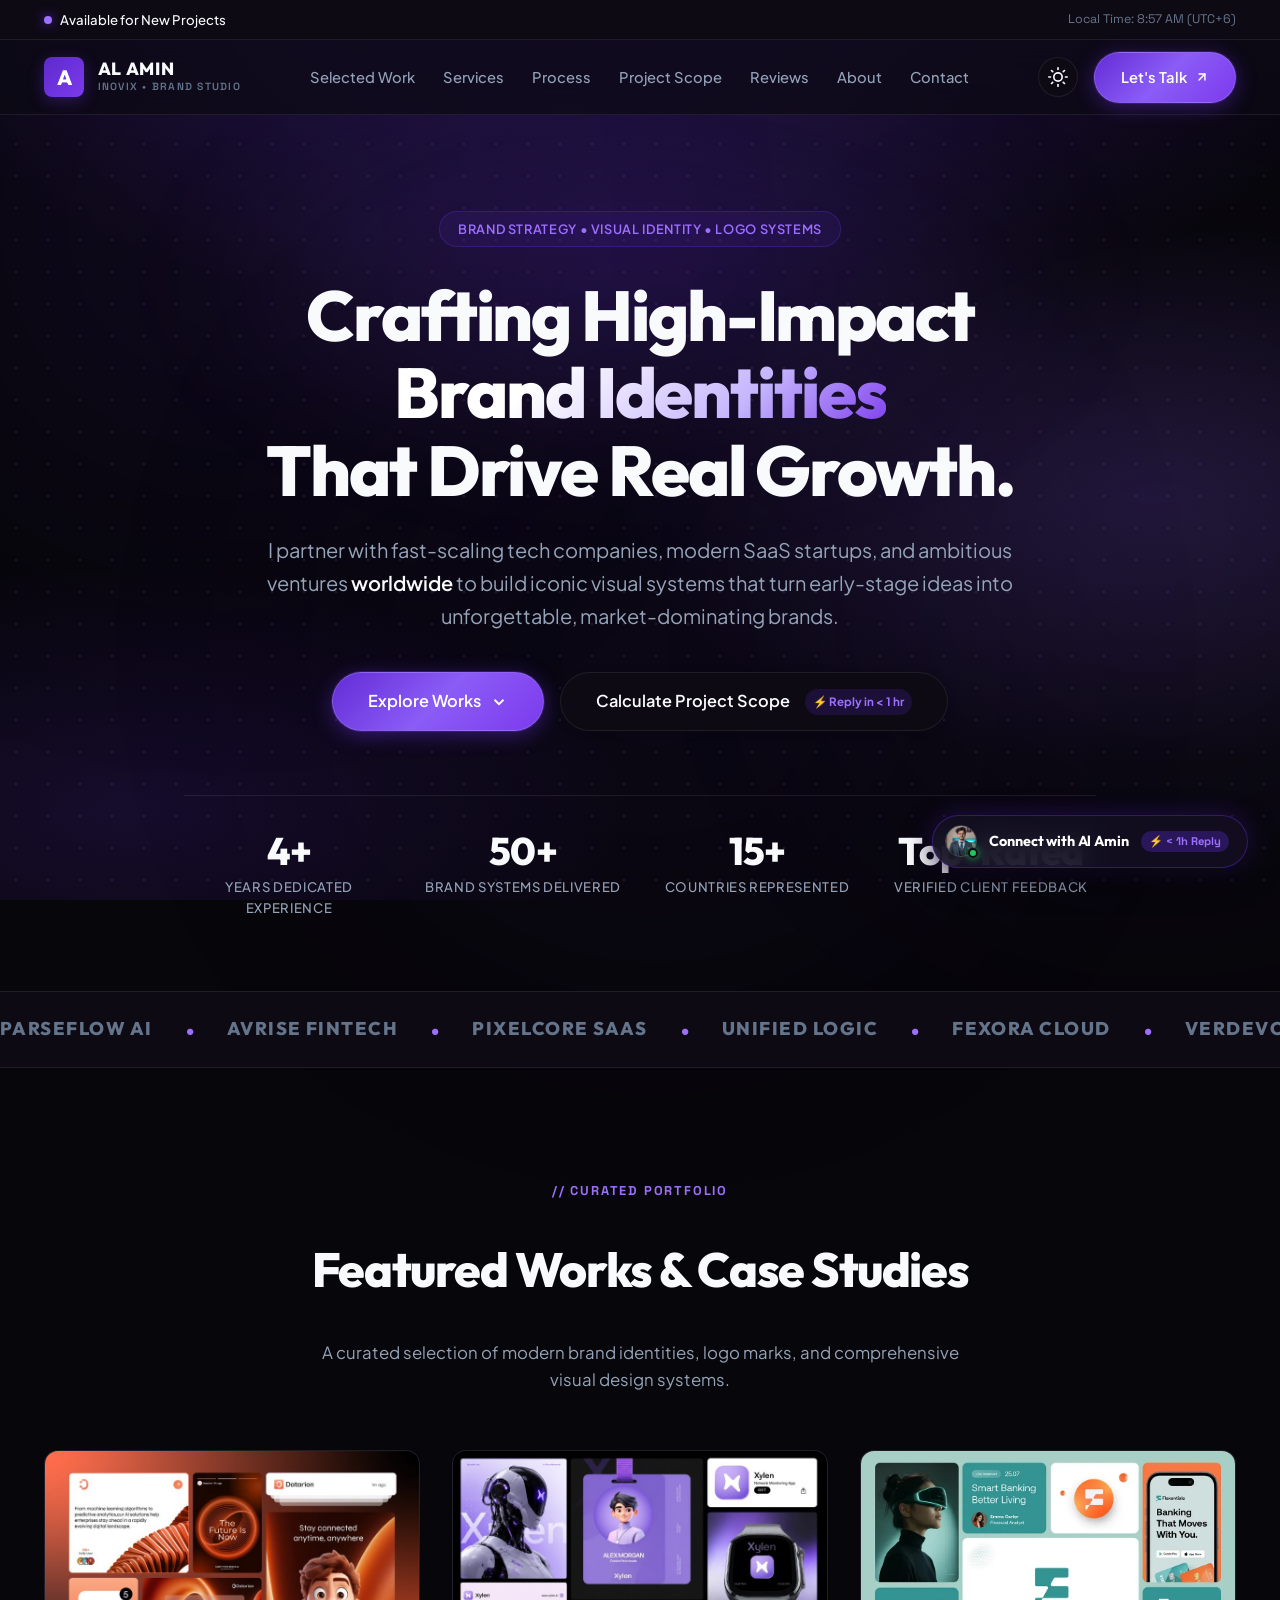
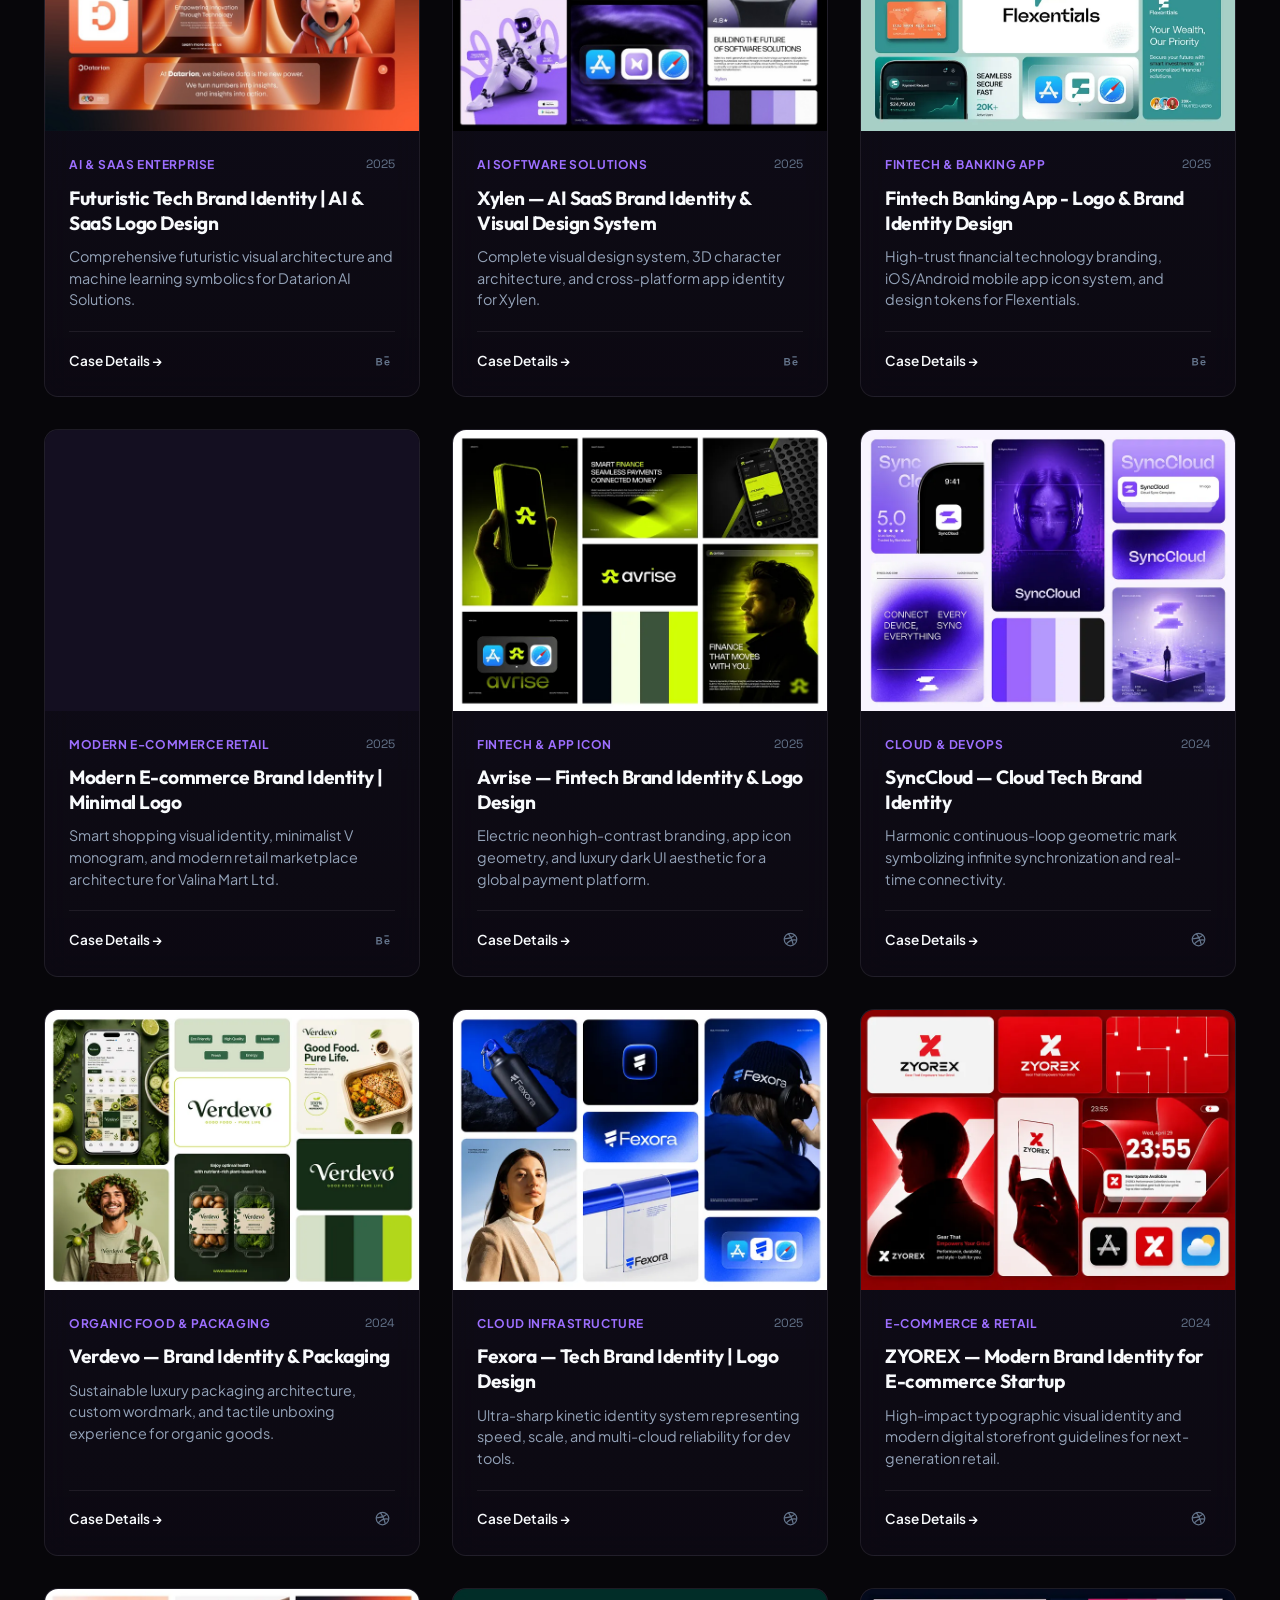
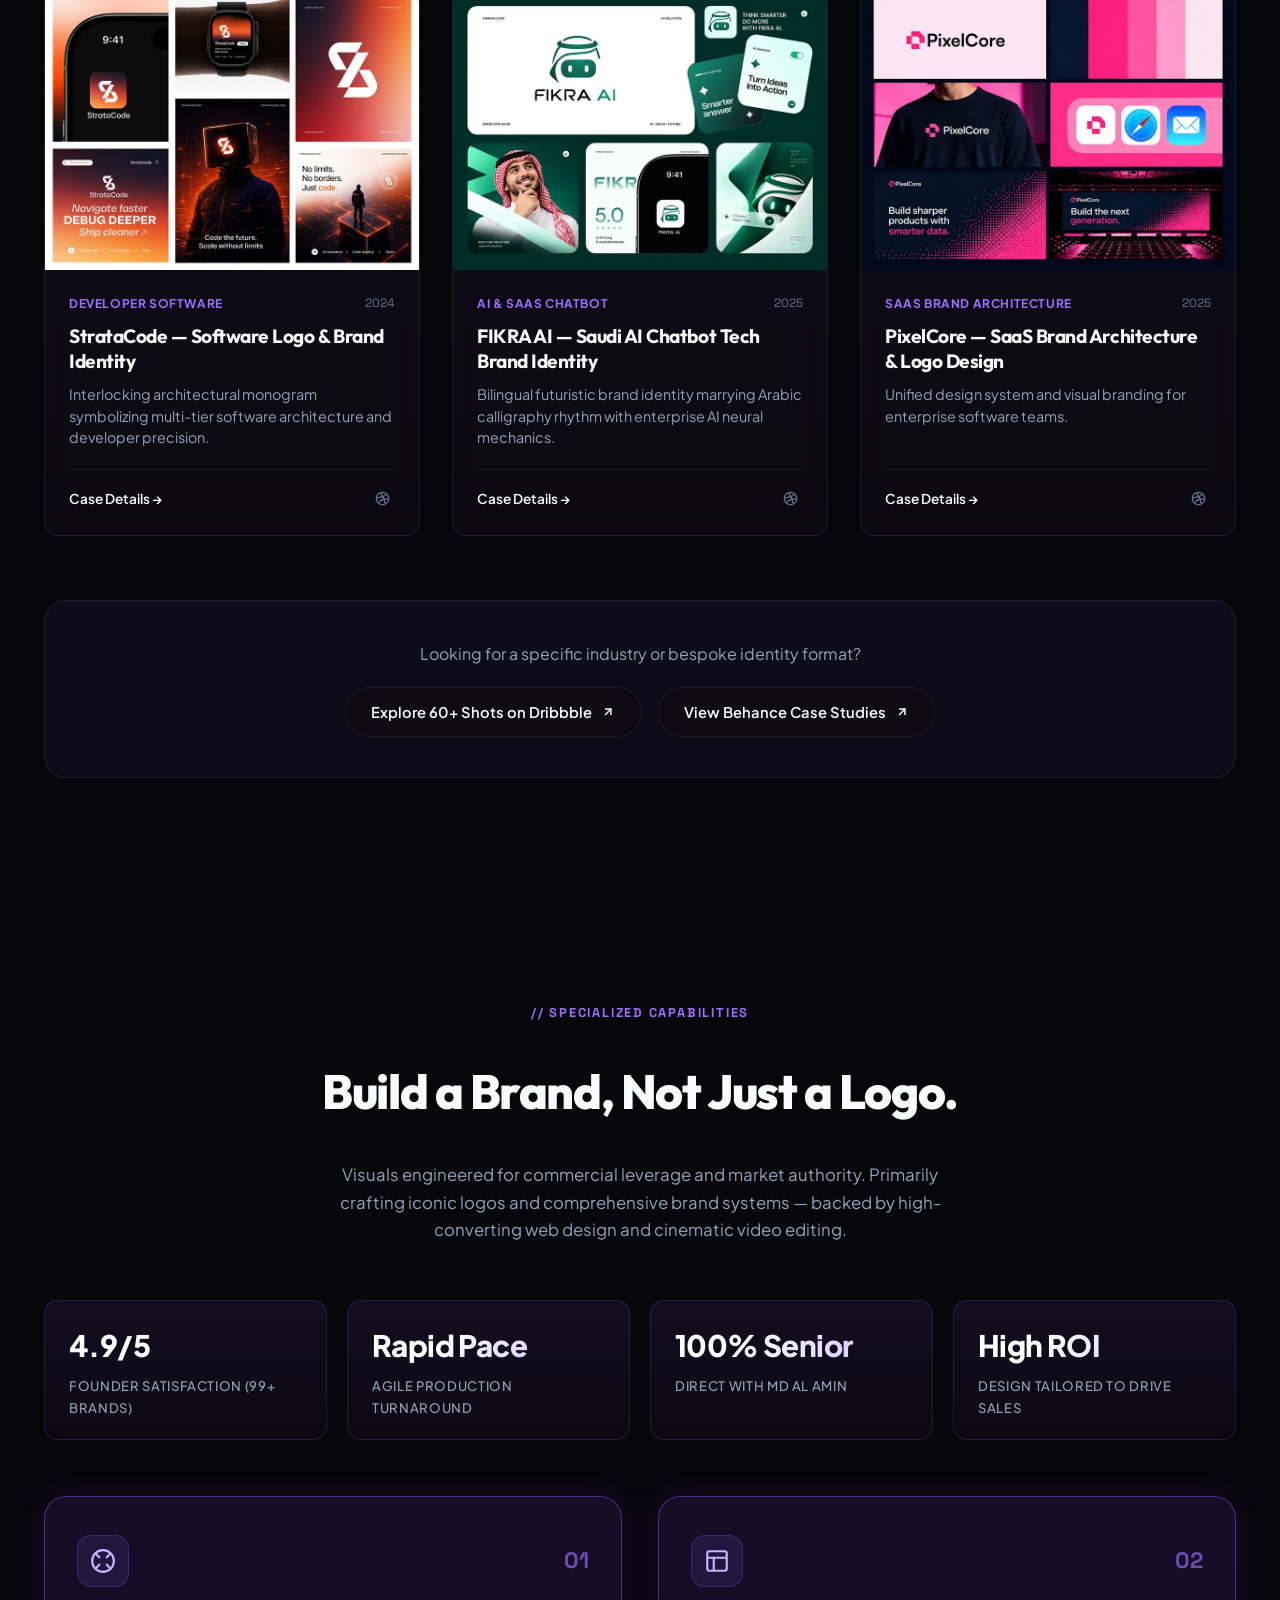
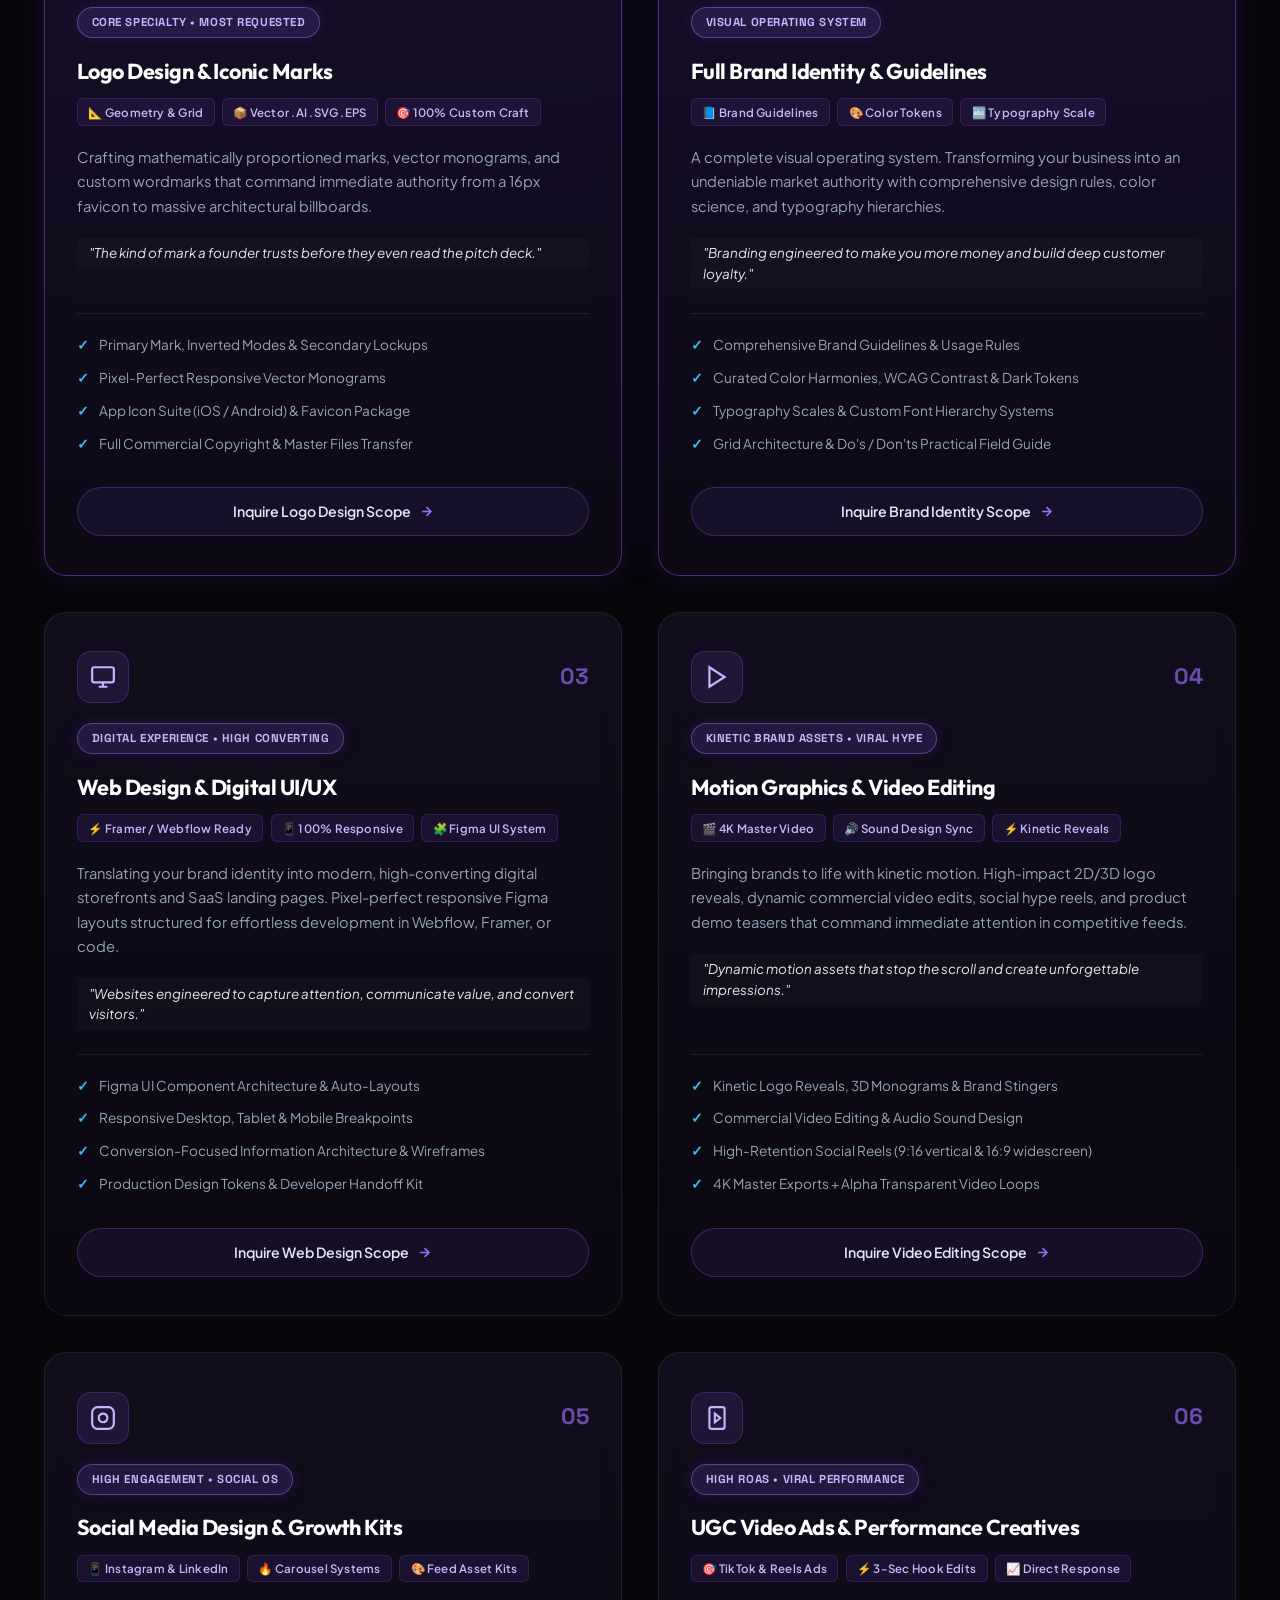
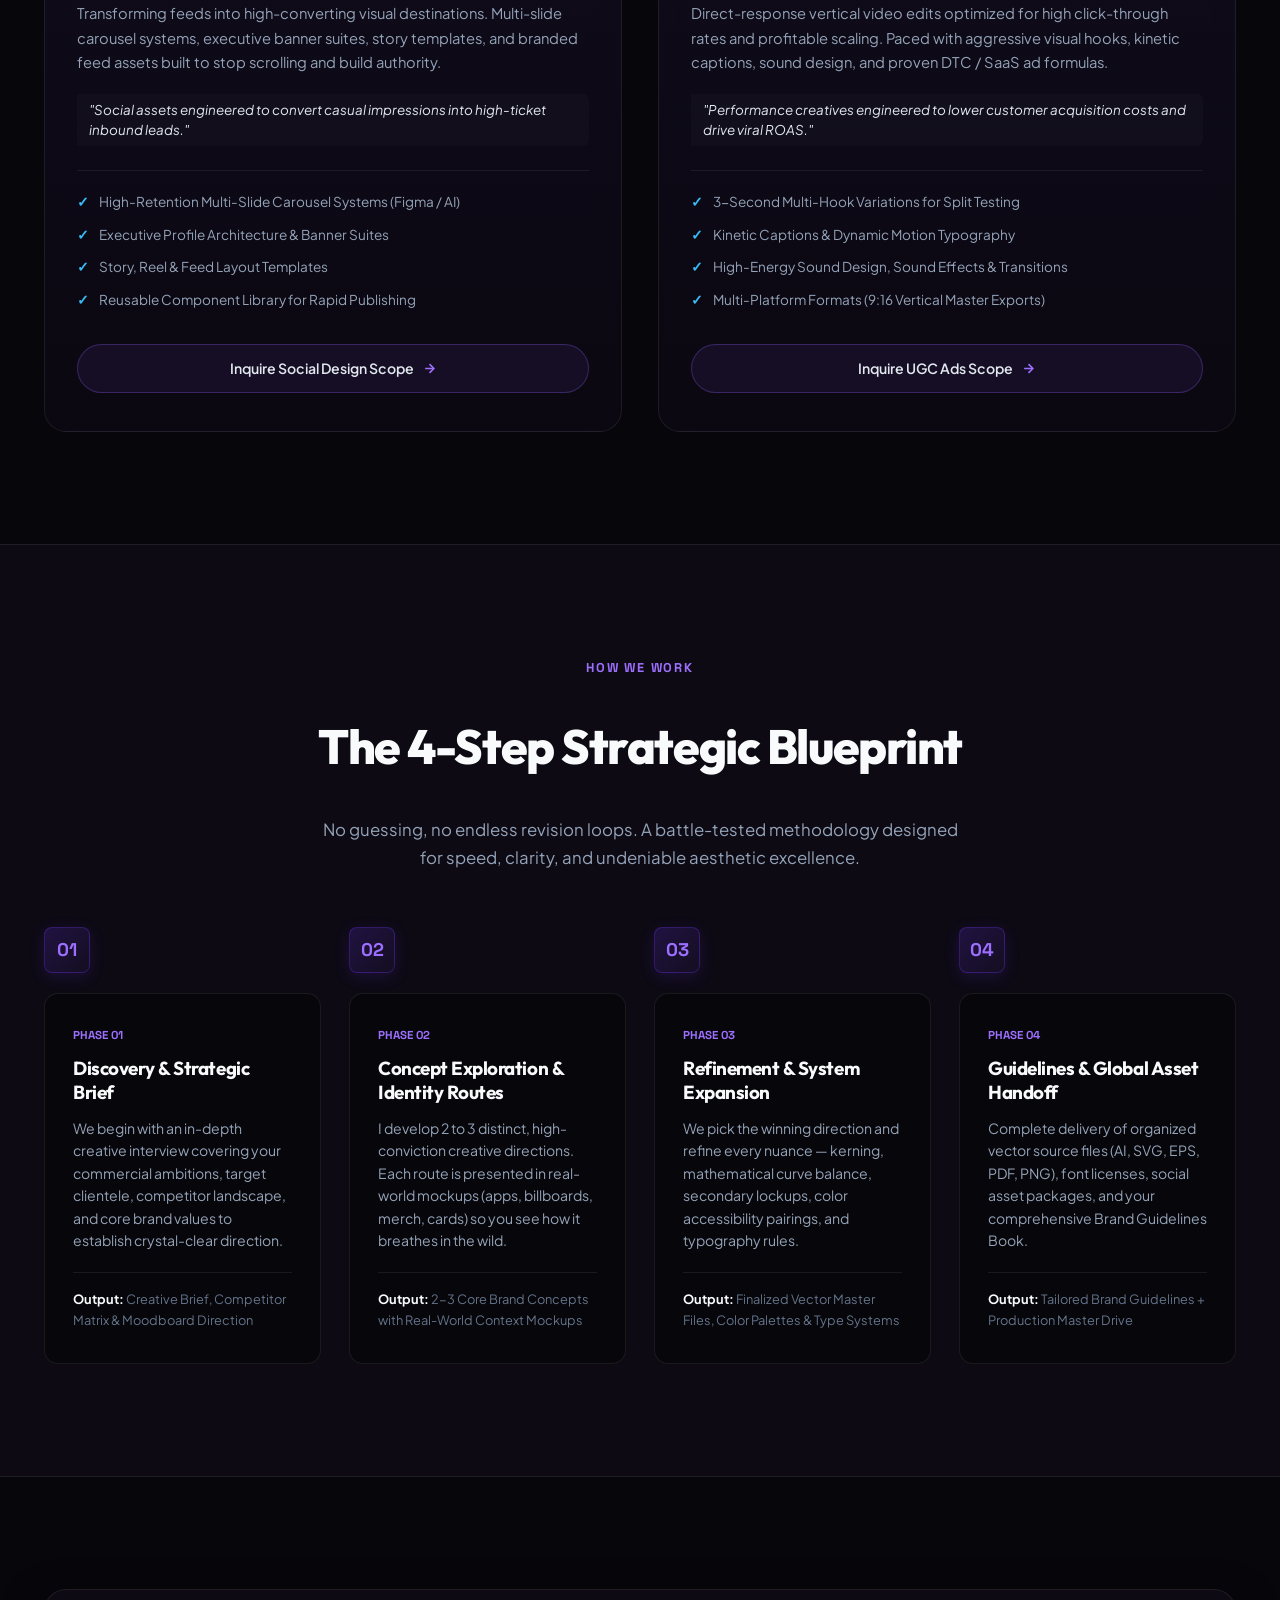
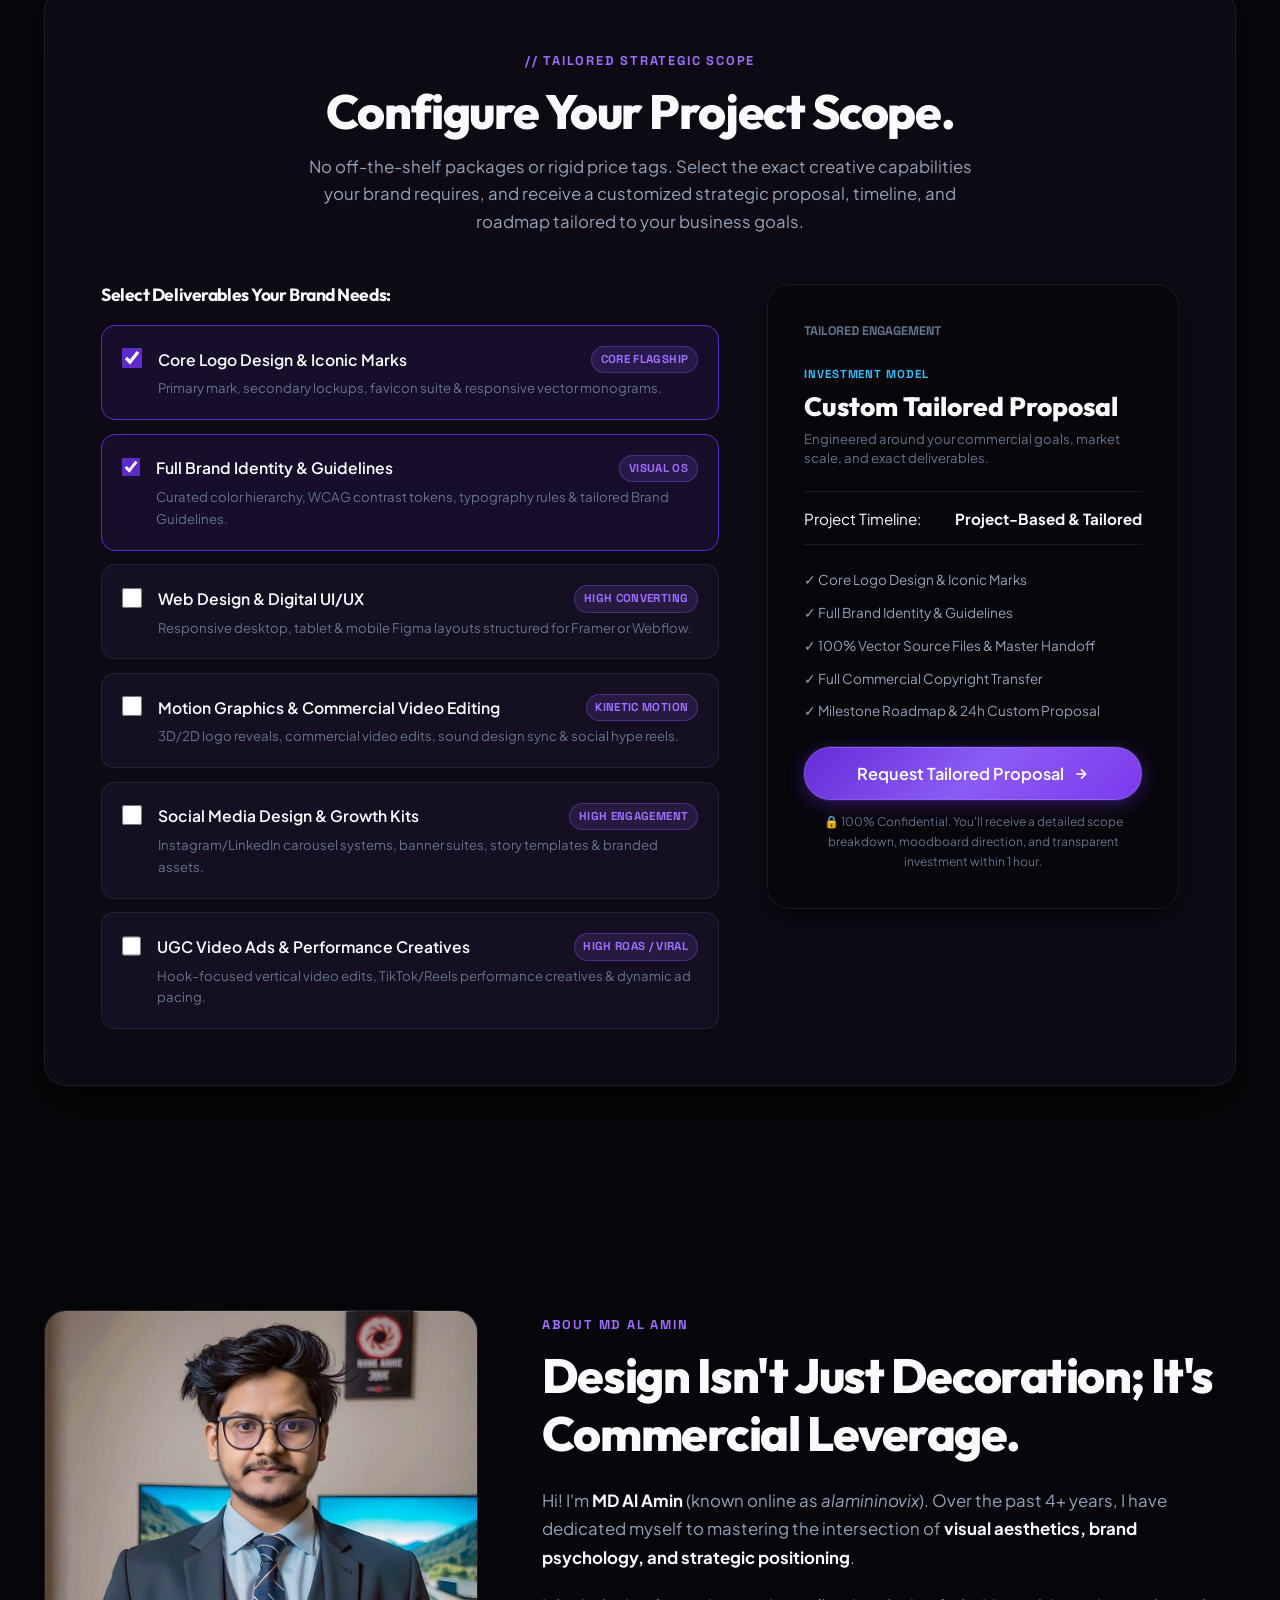
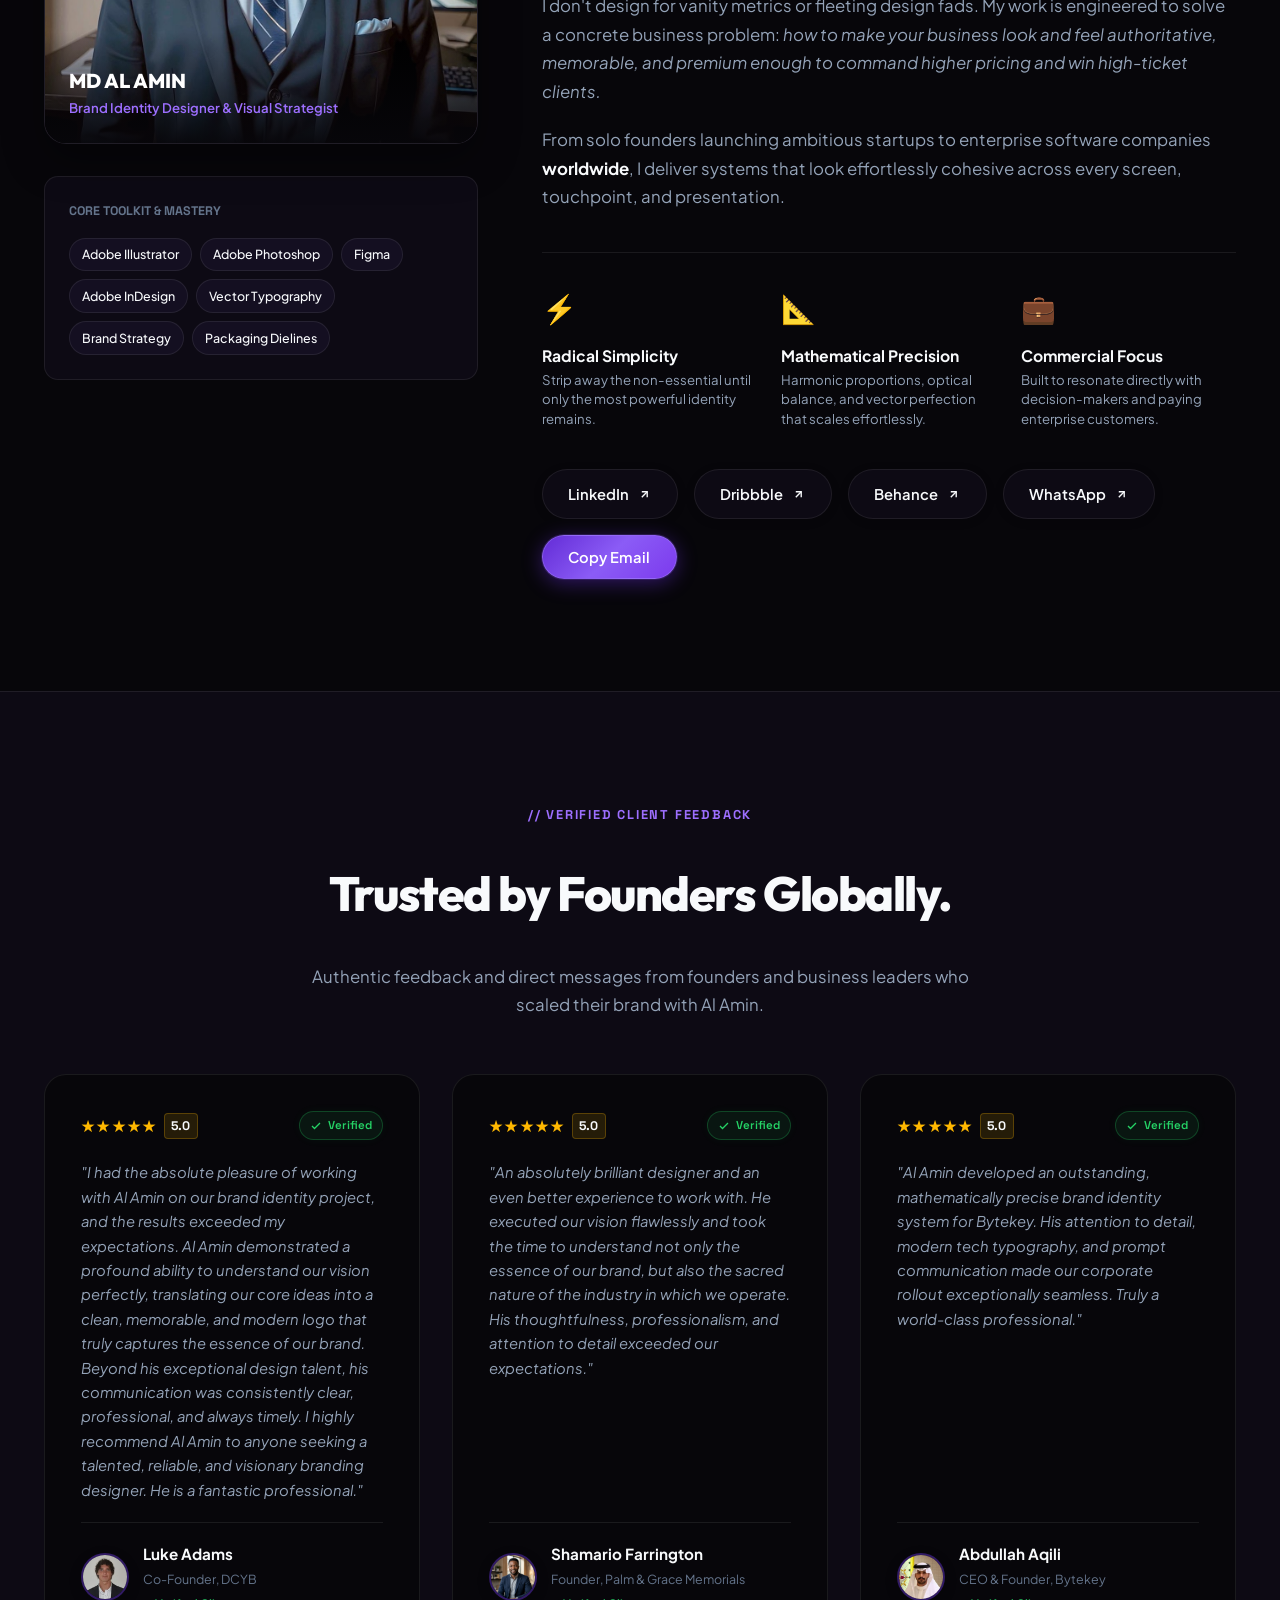
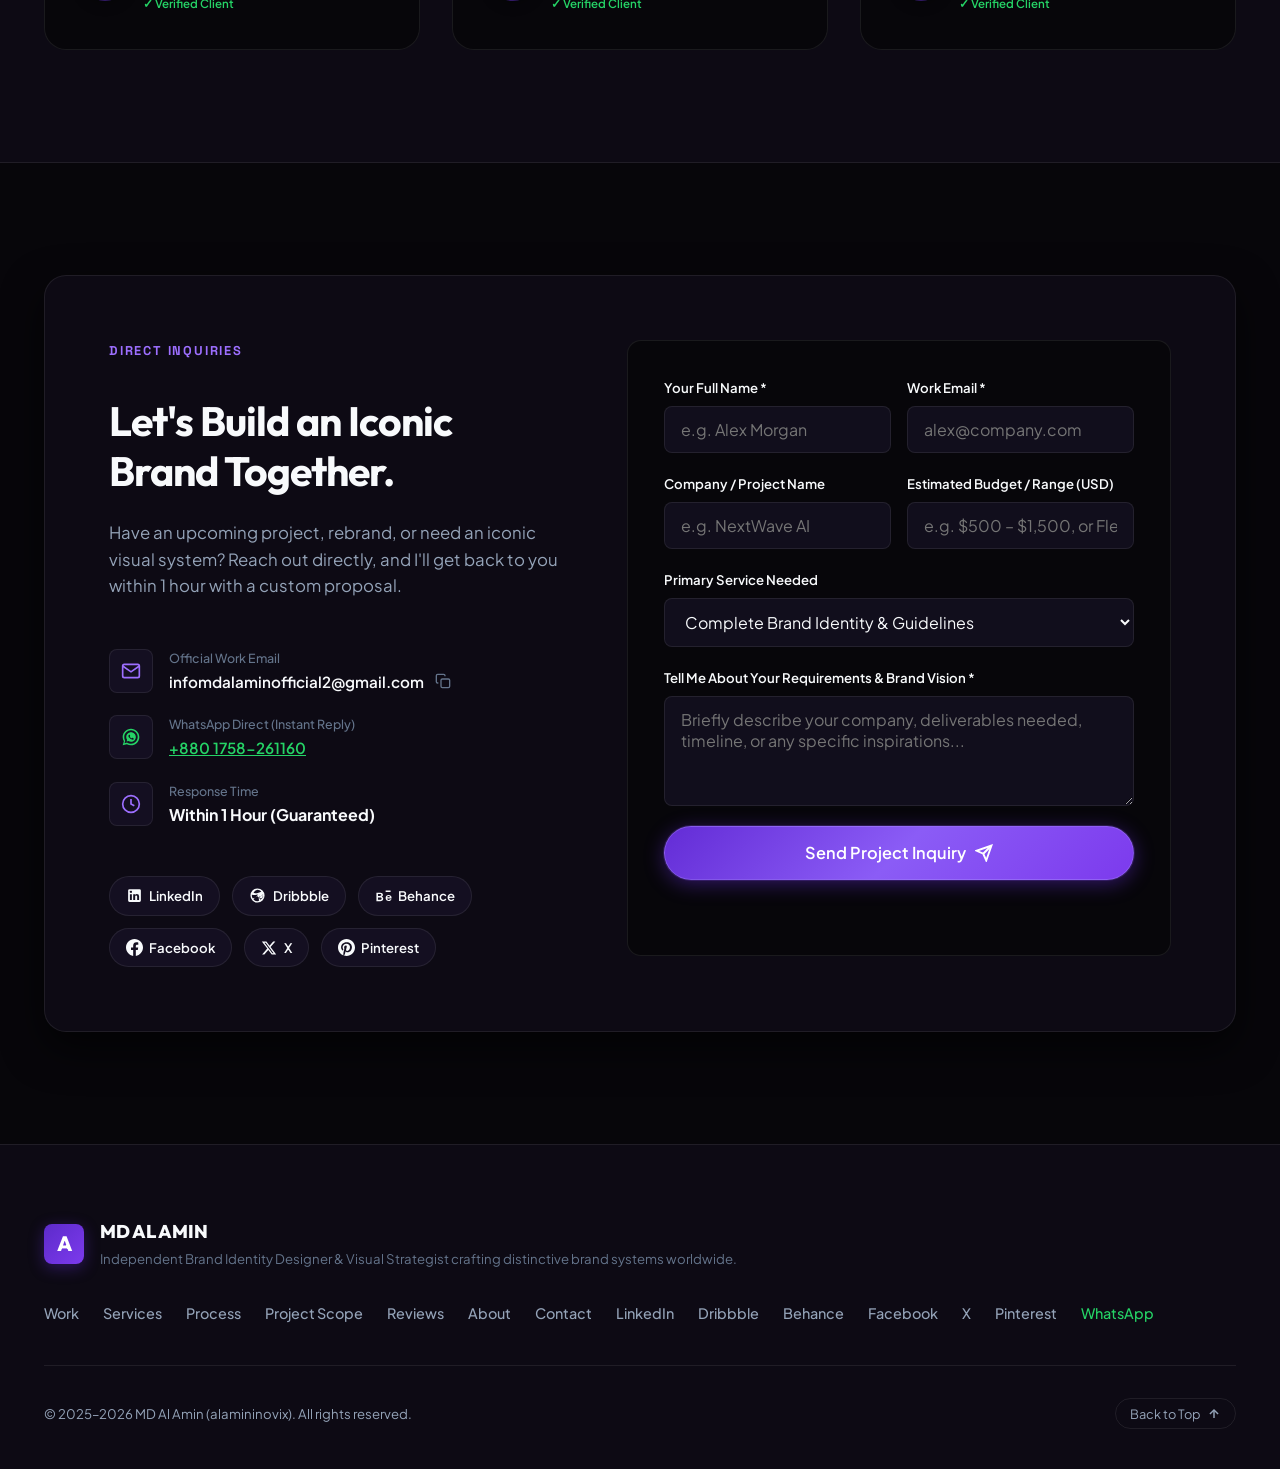
<file: index.html>
<!DOCTYPE html>
<html lang="en" data-theme="dark">
<head>
  <meta charset="UTF-8">
  <meta name="viewport" content="width=device-width, initial-scale=1.0">
  <title>MD Al Amin — Brand Identity Designer & Visual Strategist</title>
  <meta name="description" content="Independent Brand Identity Designer & Visual Strategist crafting distinctive brand systems, logos, and digital guidelines for ambitious global tech, SaaS, and fintech startups.">
  <meta name="author" content="MD Al Amin (alamininovix)">
  <link rel="canonical" href="https://alamininovix.vercel.app/">
  <!-- High-Priority Image Preloads for Instant Render -->
  <link rel="preload" as="image" href="images/datarion.jpg" fetchpriority="high">
  <link rel="preload" as="image" href="images/xylen.jpg" fetchpriority="high">
  <link rel="preload" as="image" href="images/flexentials.webp" fetchpriority="high">
  <link rel="preload" as="image" href="images/valina-mart.jpg" fetchpriority="high">
  <!-- Brand Vector Favicon (Instant load, zero latency) -->
  <link rel="icon" href="data:image/svg+xml,<svg xmlns='http://www.w3.org/2000/svg' viewBox='0 0 100 100'><rect width='100' height='100' rx='22' fill='%235d2bca'/><text x='50%' y='58%' font-size='60' font-weight='800' font-family='sans-serif' fill='%23ffffff' text-anchor='middle' dominant-baseline='middle'>A</text></svg>">

  <!-- Open Graph / Social Sharing Previews (WhatsApp, LinkedIn, Facebook) -->
  <meta property="og:type" content="website">
  <meta property="og:url" content="https://alamininovix.vercel.app/">
  <meta property="og:title" content="MD Al Amin — Brand Identity Designer & Visual Strategist">
  <meta property="og:description" content="Distinctive visual identities, scalable design systems, and vector marks for high-growth tech and SaaS companies worldwide.">
  <meta property="og:image" content="https://alamininovix.vercel.app/images/og-banner.jpg">
  <meta property="og:image:secure_url" content="https://alamininovix.vercel.app/images/og-banner.jpg">
  <meta property="og:image:type" content="image/jpeg">
  <meta property="og:image:width" content="1200">
  <meta property="og:image:height" content="630">

  <!-- Twitter Cards -->
  <meta name="twitter:card" content="summary_large_image">
  <meta name="twitter:url" content="https://alamininovix.vercel.app/">
  <meta name="twitter:title" content="MD Al Amin — Brand Identity Designer & Visual Strategist">
  <meta name="twitter:description" content="Distinctive visual identities, scalable design systems, and vector marks for high-growth tech and SaaS companies worldwide.">
  <meta name="twitter:image" content="https://alamininovix.vercel.app/images/og-banner.jpg">

  <!-- JSON-LD Structured Data Schema (Person & ProfessionalService) -->
  <script type="application/ld+json">
  {
    "@context": "https://schema.org",
    "@type": "ProfessionalService",
    "name": "MD Al Amin — Brand Identity Design",
    "alternateName": "alamininovix",
    "url": "https://alamininovix.vercel.app/",
    "image": "images/avatar.jpg?v=2",
    "description": "Independent Brand Identity Designer and Visual Strategist helping global startups and companies build memorable visual systems.",
    "priceRange": "$$$",
    "address": {
      "@type": "PostalAddress",
      "addressCountry": "BD"
    },
    "sameAs": [
      "https://dribbble.com/alamininovix",
      "https://www.behance.net/alamininovix",
      "https://www.linkedin.com/in/alamininovix/",
      "https://x.com/alamininovix",
      "https://www.facebook.com/alamininovix/"
    ]
  }
  </script>

  <!-- Google Fonts: Outfit + Plus Jakarta Sans + Space Grotesk -->
  <link rel="preconnect" href="https://fonts.googleapis.com">
  <link rel="preconnect" href="https://fonts.gstatic.com" crossorigin>
  <link href="https://fonts.googleapis.com/css2?family=Outfit:wght@400;500;600;700;800;900&family=Plus+Jakarta+Sans:wght@300;400;500;600;700;800&family=Space+Grotesk:wght@500;600;700&display=swap" rel="stylesheet">

  <!-- Netlify Identity Widget for Decap CMS Authentication -->
  <script src="https://identity.netlify.com/v1/netlify-identity-widget.js"></script>

  <link rel="stylesheet" href="style.css?v=23">
</head>
<body>
  <!-- Ambient background glow elements -->
  <div class="ambient-glow glow-top-left" aria-hidden="true"></div>
  <div class="ambient-glow glow-top-right" aria-hidden="true"></div>
  <div class="ambient-glow glow-bottom-center" aria-hidden="true"></div>

  <!-- Announcement / Availability Bar -->
  <div class="top-announcement">
    <div class="container announcement-inner">
      <div class="status-indicator">
        <span class="status-dot"></span>
        <span class="status-text">Available for New Projects</span>
      </div>
      <div class="announcement-meta">
        <span class="time-clock" id="liveClock">Loading time...</span>
      </div>
    </div>
  </div>

  <!-- Header / Navigation -->
  <header class="site-header" id="siteHeader">
    <div class="container header-container">
      <a href="#hero" class="brand-logo" aria-label="Al Amin Home">
        <span class="logo-mark">A</span>
        <div class="logo-text">
          <span class="name">AL AMIN</span>
          <span class="sub">INOVIX • BRAND STUDIO</span>
        </div>
      </a>

      <nav class="desktop-nav" aria-label="Primary Navigation">
        <ul class="nav-links">
          <li><a href="#work" class="nav-link">Selected Work</a></li>
          <li><a href="#services" class="nav-link">Services</a></li>
          <li><a href="#process" class="nav-link">Process</a></li>
          <li><a href="#calculator" class="nav-link">Project Scope</a></li>
          <li><a href="#reviews" class="nav-link">Reviews</a></li>
          <li><a href="#about" class="nav-link">About</a></li>
          <li><a href="#contact" class="nav-link">Contact</a></li>
        </ul>
      </nav>

      <div class="header-actions">
        <!-- Theme Switcher -->
        <button class="theme-toggle" id="themeToggle" aria-label="Toggle light/dark theme" title="Toggle Theme">
          <svg class="icon-sun" xmlns="http://www.w3.org/2000/svg" width="20" height="20" viewBox="0 0 24 24" fill="none" stroke="currentColor" stroke-width="2" stroke-linecap="round" stroke-linejoin="round">
            <circle cx="12" cy="12" r="5"></circle>
            <line x1="12" y1="1" x2="12" y2="3"></line>
            <line x1="12" y1="21" x2="12" y2="23"></line>
            <line x1="4.22" y1="4.22" x2="5.64" y2="5.64"></line>
            <line x1="18.36" y1="18.36" x2="19.78" y2="19.78"></line>
            <line x1="1" y1="12" x2="3" y2="12"></line>
            <line x1="21" y1="12" x2="23" y2="12"></line>
            <line x1="4.22" y1="19.78" x2="5.64" y2="18.36"></line>
            <line x1="18.36" y1="5.64" x2="19.78" y2="4.22"></line>
          </svg>
          <svg class="icon-moon" xmlns="http://www.w3.org/2000/svg" width="20" height="20" viewBox="0 0 24 24" fill="none" stroke="currentColor" stroke-width="2" stroke-linecap="round" stroke-linejoin="round">
            <path d="M21 12.79A9 9 0 1 1 11.21 3 7 7 0 0 0 21 12.79z"></path>
          </svg>
        </button>

        <a href="#contact" class="btn btn-primary header-cta">
          <span>Let's Talk</span>
          <svg width="14" height="14" viewBox="0 0 24 24" fill="none" stroke="currentColor" stroke-width="2.5" stroke-linecap="round" stroke-linejoin="round"><line x1="7" y1="17" x2="17" y2="7"></line><polyline points="7 7 17 7 17 17"></polyline></svg>
        </a>

        <!-- Mobile Menu Hamburger -->
        <button class="mobile-menu-btn" id="mobileMenuBtn" aria-label="Toggle Navigation Menu">
          <span></span>
          <span></span>
          <span></span>
        </button>
      </div>
    </div>

    <!-- Mobile Drawer Navigation -->
    <div class="mobile-drawer" id="mobileDrawer">
      <div class="mobile-drawer-content">
        <ul class="mobile-nav-links">
          <li><a href="#work" class="mobile-nav-link">Selected Work</a></li>
          <li><a href="#services" class="mobile-nav-link">Services</a></li>
          <li><a href="#process" class="mobile-nav-link">Process</a></li>
          <li><a href="#calculator" class="mobile-nav-link">Project Scope</a></li>
          <li><a href="#reviews" class="mobile-nav-link">Reviews</a></li>
          <li><a href="#about" class="mobile-nav-link">About</a></li>
          <li><a href="#contact" class="mobile-nav-link">Contact</a></li>
        </ul>
        <div class="mobile-drawer-footer">
          <a href="#contact" class="btn btn-primary btn-block">Start a Project</a>
          <div class="mobile-socials">
            <a href="https://www.linkedin.com/in/alamininovix/" target="_blank" rel="noopener">LinkedIn</a>
            <a href="https://dribbble.com/alamininovix" target="_blank" rel="noopener">Dribbble</a>
            <a href="https://www.behance.net/alamininovix" target="_blank" rel="noopener">Behance</a>
            <a href="https://wa.me/8801758261160" target="_blank" rel="noopener">WhatsApp</a>
            <a href="mailto:infomdalaminofficial2@gmail.com">Email</a>
          </div>
        </div>
      </div>
    </div>
  </header>

  <main>
    <!-- HERO SECTION -->
    <section class="hero-section" id="hero">
      <div class="container hero-container">
        <div class="hero-badge">
          <span class="badge-tag">Brand Strategy • Visual Identity • Logo Systems</span>
        </div>

        <h1 class="hero-headline">
          Crafting High-Impact <br>
          <span class="gradient-text">Brand Identities</span> <br>
          That Drive Real Growth.
        </h1>

        <p class="hero-description">
          I partner with fast-scaling tech companies, modern SaaS startups, and ambitious ventures 
          <strong>worldwide</strong> to build iconic visual systems that turn early-stage ideas 
          into unforgettable, market-dominating brands.
        </p>

        <div class="hero-actions">
          <a href="#work" class="btn btn-primary btn-lg">
            <span>Explore Works</span>
            <svg width="18" height="18" viewBox="0 0 24 24" fill="none" stroke="currentColor" stroke-width="2.5"><polyline points="6 9 12 15 18 9"></polyline></svg>
          </a>
          <a href="#calculator" class="btn btn-secondary btn-lg">
            <span>Calculate Project Scope</span>
            <span class="badge-pill">⚡ Reply in &lt; 1 hr</span>
          </a>
        </div>

        <!-- Social Proof Bar -->
        <div class="hero-metrics">
          <div class="metric-card">
            <span class="metric-num">4+</span>
            <span class="metric-label">Years Dedicated Experience</span>
          </div>
          <div class="metric-card">
            <span class="metric-num">50+</span>
            <span class="metric-label">Brand Systems Delivered</span>
          </div>
          <div class="metric-card">
            <span class="metric-num">15+</span>
            <span class="metric-label">Countries Represented</span>
          </div>
          <div class="metric-card">
            <span class="metric-num">Top-Rated</span>
            <span class="metric-label">Verified Client Feedback</span>
          </div>
        </div>
      </div>
    </section>

    <!-- CLIENT LOGO / TICKER MARQUEE -->
    <section class="brand-ticker-section" aria-label="Brand Partners">
      <div class="ticker-wrapper">
        <div class="ticker-track">
          <span class="ticker-item">PARSEFLOW AI</span>
          <span class="ticker-dot">•</span>
          <span class="ticker-item">AVRISE FINTECH</span>
          <span class="ticker-dot">•</span>
          <span class="ticker-item">PIXELCORE SAAS</span>
          <span class="ticker-dot">•</span>
          <span class="ticker-item">UNIFIED LOGIC</span>
          <span class="ticker-dot">•</span>
          <span class="ticker-item">FEXORA CLOUD</span>
          <span class="ticker-dot">•</span>
          <span class="ticker-item">VERDEVO ORGANICS</span>
          <span class="ticker-dot">•</span>
          <span class="ticker-item">SYNCCLOUD</span>
          <span class="ticker-dot">•</span>
          <span class="ticker-item">XYLEN AI</span>
          <span class="ticker-dot">•</span>
          <!-- Duplicate for seamless looping -->
          <span class="ticker-item">PARSEFLOW AI</span>
          <span class="ticker-dot">•</span>
          <span class="ticker-item">AVRISE FINTECH</span>
          <span class="ticker-dot">•</span>
          <span class="ticker-item">PIXELCORE SAAS</span>
          <span class="ticker-dot">•</span>
          <span class="ticker-item">UNIFIED LOGIC</span>
          <span class="ticker-dot">•</span>
          <span class="ticker-item">FEXORA CLOUD</span>
          <span class="ticker-dot">•</span>
          <span class="ticker-item">VERDEVO ORGANICS</span>
          <span class="ticker-dot">•</span>
          <span class="ticker-item">SYNCCLOUD</span>
          <span class="ticker-dot">•</span>
          <span class="ticker-item">XYLEN AI</span>
          <span class="ticker-dot">•</span>
        </div>
      </div>
    </section>

    <!-- SELECTED WORK / PORTFOLIO SECTION -->
    <section class="work-section" id="work">
      <div class="container">
        <div class="section-header text-center">
          <span class="section-badge">// Curated Portfolio</span>
          <h2 class="section-title">Featured Works &amp; Case Studies</h2>
          <p class="section-subtitle max-w-xl mx-auto">A curated selection of modern brand identities, logo marks, and comprehensive visual design systems.</p>
        </div>

        <!-- Project Grid -->
        <div class="project-grid" id="projectGrid">

          <!-- 1. Datarion: Futuristic Tech Brand Identity (Behance) -->
          <article class="project-card" data-category="identity tech" data-id="datarion">
            <div class="project-media">
              <img src="images/datarion.jpg" alt="Futuristic Tech Brand Identity | AI & SaaS Logo Design" width="800" height="600" loading="eager" fetchpriority="high" decoding="async">
              <div class="project-overlay">
                <button class="btn-preview open-modal-btn" data-target="datarion">
                  <span>View Case Breakdown</span>
                  <svg width="16" height="16" viewBox="0 0 24 24" fill="none" stroke="currentColor" stroke-width="2.5"><path d="M1 12s4-8 11-8 11 8 11 8-4 8-11 8-11-8-11-8z"></path><circle cx="12" cy="12" r="3"></circle></svg>
                </button>
              </div>
            </div>
            <div class="project-info">
              <div class="project-meta-top">
                <span class="project-tag">AI & SaaS Enterprise</span>
                <span class="project-year">2025</span>
              </div>
              <h3 class="project-title">Futuristic Tech Brand Identity | AI & SaaS Logo Design</h3>
              <p class="project-snippet">Comprehensive futuristic visual architecture and machine learning symbolics for Datarion AI Solutions.</p>
              <div class="project-links">
                <button class="text-link open-modal-btn" data-target="datarion">Case Details →</button>
                <a href="https://www.behance.net/gallery/236550753/Futuristic-Tech-Brand-Identity-AI-SaaS-Logo-Design" target="_blank" rel="noopener" class="behance-direct" title="Open Full Case Study on Behance">
                  <svg width="15" height="15" viewBox="0 0 24 24" fill="currentColor"><path d="M22 7h-7V5h7v2zm-2.8 4.3c-2.4 0-4.2 1.6-4.2 4.2 0 2.8 1.9 4.3 4.4 4.3 1.9 0 3.3-.9 3.8-2.5h-2.1c-.2.5-.9.9-1.7.9-1.2 0-2.1-.8-2.2-2.1h6.1c.1-.4.1-.7.1-1 0-2.2-1.7-3.8-4.2-3.8zm-2 3.2c.2-1 .9-1.7 2-1.7s1.8.7 1.9 1.7h-3.9zm-10-6.5h-5.2v12h5.2c2.7 0 4.4-1.4 4.4-3.5 0-1.4-.8-2.4-2.1-2.8 1-.5 1.7-1.3 1.7-2.6 0-1.9-1.6-3.1-4-3.1zm-3 4.7v-2.7h2.9c1.1 0 1.8.5 1.8 1.4 0 .9-.7 1.3-1.8 1.3h-2.9zm0 5.3v-3.3h3.2c1.2 0 2 .5 2 1.6 0 1.2-.8 1.7-2 1.7h-3.2z"/></svg>
                </a>
              </div>
            </div>
          </article>

          <!-- 2. Xylen: AI SaaS Brand Identity (Behance) -->
          <article class="project-card" data-category="identity tech" data-id="xylen">
            <div class="project-media">
              <img src="images/xylen.jpg" alt="Xylen — AI SaaS Brand Identity" width="800" height="600" loading="eager" fetchpriority="high" decoding="async">
              <div class="project-overlay">
                <button class="btn-preview open-modal-btn" data-target="xylen">
                  <span>View Case Breakdown</span>
                  <svg width="16" height="16" viewBox="0 0 24 24" fill="none" stroke="currentColor" stroke-width="2.5"><path d="M1 12s4-8 11-8 11 8 11 8-4 8-11 8-11-8-11-8z"></path><circle cx="12" cy="12" r="3"></circle></svg>
                </button>
              </div>
            </div>
            <div class="project-info">
              <div class="project-meta-top">
                <span class="project-tag">AI Software Solutions</span>
                <span class="project-year">2025</span>
              </div>
              <h3 class="project-title">Xylen — AI SaaS Brand Identity & Visual Design System</h3>
              <p class="project-snippet">Complete visual design system, 3D character architecture, and cross-platform app identity for Xylen.</p>
              <div class="project-links">
                <button class="text-link open-modal-btn" data-target="xylen">Case Details →</button>
                <a href="https://www.behance.net/gallery/241971859/AI-Tech-Branding-Futuristic-SaaS-Identity" target="_blank" rel="noopener" class="behance-direct" title="Open Full Case Study on Behance">
                  <svg width="15" height="15" viewBox="0 0 24 24" fill="currentColor"><path d="M22 7h-7V5h7v2zm-2.8 4.3c-2.4 0-4.2 1.6-4.2 4.2 0 2.8 1.9 4.3 4.4 4.3 1.9 0 3.3-.9 3.8-2.5h-2.1c-.2.5-.9.9-1.7.9-1.2 0-2.1-.8-2.2-2.1h6.1c.1-.4.1-.7.1-1 0-2.2-1.7-3.8-4.2-3.8zm-2 3.2c.2-1 .9-1.7 2-1.7s1.8.7 1.9 1.7h-3.9zm-10-6.5h-5.2v12h5.2c2.7 0 4.4-1.4 4.4-3.5 0-1.4-.8-2.4-2.1-2.8 1-.5 1.7-1.3 1.7-2.6 0-1.9-1.6-3.1-4-3.1zm-3 4.7v-2.7h2.9c1.1 0 1.8.5 1.8 1.4 0 .9-.7 1.3-1.8 1.3h-2.9zm0 5.3v-3.3h3.2c1.2 0 2 .5 2 1.6 0 1.2-.8 1.7-2 1.7h-3.2z"/></svg>
                </a>
              </div>
            </div>
          </article>

          <!-- 3. Flexentials: Fintech Banking App Logo (Behance) -->
          <article class="project-card" data-category="identity tech" data-id="flexentials">
            <div class="project-media">
              <img src="images/flexentials.webp" alt="Fintech Banking App - Logo & Brand Identity Design" width="800" height="600" loading="eager" fetchpriority="high" decoding="async">
              <div class="project-overlay">
                <button class="btn-preview open-modal-btn" data-target="flexentials">
                  <span>View Case Breakdown</span>
                  <svg width="16" height="16" viewBox="0 0 24 24" fill="none" stroke="currentColor" stroke-width="2.5"><path d="M1 12s4-8 11-8 11 8 11 8-4 8-11 8-11-8-11-8z"></path><circle cx="12" cy="12" r="3"></circle></svg>
                </button>
              </div>
            </div>
            <div class="project-info">
              <div class="project-meta-top">
                <span class="project-tag">Fintech & Banking App</span>
                <span class="project-year">2025</span>
              </div>
              <h3 class="project-title">Fintech Banking App - Logo & Brand Identity Design</h3>
              <p class="project-snippet">High-trust financial technology branding, iOS/Android mobile app icon system, and design tokens for Flexentials.</p>
              <div class="project-links">
                <button class="text-link open-modal-btn" data-target="flexentials">Case Details →</button>
                <a href="https://www.behance.net/gallery/252334861/Fintech-Banking-App-Logo-Brand-Identity-Design" target="_blank" rel="noopener" class="behance-direct" title="Open Full Case Study on Behance">
                  <svg width="15" height="15" viewBox="0 0 24 24" fill="currentColor"><path d="M22 7h-7V5h7v2zm-2.8 4.3c-2.4 0-4.2 1.6-4.2 4.2 0 2.8 1.9 4.3 4.4 4.3 1.9 0 3.3-.9 3.8-2.5h-2.1c-.2.5-.9.9-1.7.9-1.2 0-2.1-.8-2.2-2.1h6.1c.1-.4.1-.7.1-1 0-2.2-1.7-3.8-4.2-3.8zm-2 3.2c.2-1 .9-1.7 2-1.7s1.8.7 1.9 1.7h-3.9zm-10-6.5h-5.2v12h5.2c2.7 0 4.4-1.4 4.4-3.5 0-1.4-.8-2.4-2.1-2.8 1-.5 1.7-1.3 1.7-2.6 0-1.9-1.6-3.1-4-3.1zm-3 4.7v-2.7h2.9c1.1 0 1.8.5 1.8 1.4 0 .9-.7 1.3-1.8 1.3h-2.9zm0 5.3v-3.3h3.2c1.2 0 2 .5 2 1.6 0 1.2-.8 1.7-2 1.7h-3.2z"/></svg>
                </a>
              </div>
            </div>
          </article>

          <!-- 4. Valina Mart Ltd: Modern E-commerce Brand Identity (Behance) -->
          <article class="project-card" data-category="identity" data-id="valina-mart">
            <div class="project-media">
              <img src="images/valina-mart.jpg" alt="Modern E-commerce Brand Identity | Minimal Logo — Valina Mart Ltd" width="800" height="600" loading="eager" fetchpriority="high" decoding="async">
              <div class="project-overlay">
                <button class="btn-preview open-modal-btn" data-target="valina-mart">
                  <span>View Case Breakdown</span>
                  <svg width="16" height="16" viewBox="0 0 24 24" fill="none" stroke="currentColor" stroke-width="2.5"><path d="M1 12s4-8 11-8 11 8 11 8-4 8-11 8-11-8-11-8z"></path><circle cx="12" cy="12" r="3"></circle></svg>
                </button>
              </div>
            </div>
            <div class="project-info">
              <div class="project-meta-top">
                <span class="project-tag">Modern E-Commerce Retail</span>
                <span class="project-year">2025</span>
              </div>
              <h3 class="project-title">Modern E-commerce Brand Identity | Minimal Logo</h3>
              <p class="project-snippet">Smart shopping visual identity, minimalist V monogram, and modern retail marketplace architecture for Valina Mart Ltd.</p>
              <div class="project-links">
                <button class="text-link open-modal-btn" data-target="valina-mart">Case Details →</button>
                <a href="https://www.behance.net/gallery/237263685/Modern-E-commerce-Brand-Identity-Minimal-Logo" target="_blank" rel="noopener" class="behance-direct" title="Open Full Case Study on Behance">
                  <svg width="15" height="15" viewBox="0 0 24 24" fill="currentColor"><path d="M22 7h-7V5h7v2zm-2.8 4.3c-2.4 0-4.2 1.6-4.2 4.2 0 2.8 1.9 4.3 4.4 4.3 1.9 0 3.3-.9 3.8-2.5h-2.1c-.2.5-.9.9-1.7.9-1.2 0-2.1-.8-2.2-2.1h6.1c.1-.4.1-.7.1-1 0-2.2-1.7-3.8-4.2-3.8zm-2 3.2c.2-1 .9-1.7 2-1.7s1.8.7 1.9 1.7h-3.9zm-10-6.5h-5.2v12h5.2c2.7 0 4.4-1.4 4.4-3.5 0-1.4-.8-2.4-2.1-2.8 1-.5 1.7-1.3 1.7-2.6 0-1.9-1.6-3.1-4-3.1zm-3 4.7v-2.7h2.9c1.1 0 1.8.5 1.8 1.4 0 .9-.7 1.3-1.8 1.3h-2.9zm0 5.3v-3.3h3.2c1.2 0 2 .5 2 1.6 0 1.2-.8 1.7-2 1.7h-3.2z"/></svg>
                </a>
              </div>
            </div>
          </article>

          <!-- 5. Avrise: Fintech Brand Identity -->
          <article class="project-card" data-category="tech" data-id="avrise">
            <div class="project-media">
              <img src="images/avrise.webp" width="800" height="600" alt="Avrise - Fintech Brand Identity & Logo Design" loading="lazy">
              <div class="project-overlay">
                <button class="btn-preview open-modal-btn" data-target="avrise">
                  <span>View Case Breakdown</span>
                  <svg width="16" height="16" viewBox="0 0 24 24" fill="none" stroke="currentColor" stroke-width="2.5"><path d="M1 12s4-8 11-8 11 8 11 8-4 8-11 8-11-8-11-8z"></path><circle cx="12" cy="12" r="3"></circle></svg>
                </button>
              </div>
            </div>
            <div class="project-info">
              <div class="project-meta-top">
                <span class="project-tag">Fintech & App Icon</span>
                <span class="project-year">2025</span>
              </div>
              <h3 class="project-title">Avrise — Fintech Brand Identity & Logo Design</h3>
              <p class="project-snippet">Electric neon high-contrast branding, app icon geometry, and luxury dark UI aesthetic for a global payment platform.</p>
              <div class="project-links">
                <button class="text-link open-modal-btn" data-target="avrise">Case Details →</button>
                <a href="https://dribbble.com/shots/27671356-Avrise-Fintech-Brand-Identity-Logo-Design" target="_blank" rel="noopener" class="dribbble-direct" title="View on Dribbble">
                  <svg width="15" height="15" viewBox="0 0 24 24" fill="none" stroke="currentColor" stroke-width="2"><circle cx="12" cy="12" r="10"></circle><path d="M19.13 5.09C15.22 9.14 10 10.44 2.25 10.94"></path><path d="M21.75 12.84c-6.62-1.41-12.14 1-16.38 6.32"></path><path d="M8.56 2.75c4.37 6 6 9.42 8 17.72"></path></svg>
                </a>
              </div>
            </div>
          </article>

          <!-- 6. SyncCloud: Cloud Tech Brand Identity -->
          <article class="project-card" data-category="tech" data-id="synccloud">
            <div class="project-media">
              <img src="images/synccloud.webp" width="800" height="600" alt="SyncCloud - Cloud Tech Brand Identity" loading="lazy">
              <div class="project-overlay">
                <button class="btn-preview open-modal-btn" data-target="synccloud">
                  <span>View Case Breakdown</span>
                  <svg width="16" height="16" viewBox="0 0 24 24" fill="none" stroke="currentColor" stroke-width="2.5"><path d="M1 12s4-8 11-8 11 8 11 8-4 8-11 8-11-8-11-8z"></path><circle cx="12" cy="12" r="3"></circle></svg>
                </button>
              </div>
            </div>
            <div class="project-info">
              <div class="project-meta-top">
                <span class="project-tag">Cloud & DevOps</span>
                <span class="project-year">2024</span>
              </div>
              <h3 class="project-title">SyncCloud — Cloud Tech Brand Identity</h3>
              <p class="project-snippet">Harmonic continuous-loop geometric mark symbolizing infinite synchronization and real-time connectivity.</p>
              <div class="project-links">
                <button class="text-link open-modal-btn" data-target="synccloud">Case Details →</button>
                <a href="https://dribbble.com/shots/27560234-SyncCloud-Cloud-Tech-Brand-Identity" target="_blank" rel="noopener" class="dribbble-direct" title="View on Dribbble">
                  <svg width="15" height="15" viewBox="0 0 24 24" fill="none" stroke="currentColor" stroke-width="2"><circle cx="12" cy="12" r="10"></circle><path d="M19.13 5.09C15.22 9.14 10 10.44 2.25 10.94"></path><path d="M21.75 12.84c-6.62-1.41-12.14 1-16.38 6.32"></path><path d="M8.56 2.75c4.37 6 6 9.42 8 17.72"></path></svg>
                </a>
              </div>
            </div>
          </article>

          <!-- 7. Verdevo: Brand Identity & Packaging -->
          <article class="project-card" data-category="packaging" data-id="verdevo">
            <div class="project-media">
              <img src="images/verdevo.webp" width="800" height="600" alt="Verdevo - Brand Identity & Packaging" loading="lazy">
              <div class="project-overlay">
                <button class="btn-preview open-modal-btn" data-target="verdevo">
                  <span>View Case Breakdown</span>
                  <svg width="16" height="16" viewBox="0 0 24 24" fill="none" stroke="currentColor" stroke-width="2.5"><path d="M1 12s4-8 11-8 11 8 11 8-4 8-11 8-11-8-11-8z"></path><circle cx="12" cy="12" r="3"></circle></svg>
                </button>
              </div>
            </div>
            <div class="project-info">
              <div class="project-meta-top">
                <span class="project-tag">Organic Food & Packaging</span>
                <span class="project-year">2024</span>
              </div>
              <h3 class="project-title">Verdevo — Brand Identity & Packaging</h3>
              <p class="project-snippet">Sustainable luxury packaging architecture, custom wordmark, and tactile unboxing experience for organic goods.</p>
              <div class="project-links">
                <button class="text-link open-modal-btn" data-target="verdevo">Case Details →</button>
                <a href="https://dribbble.com/shots/27590022-Verdevo-Brand-Identity-Packaging-CapCut-Playoff" target="_blank" rel="noopener" class="dribbble-direct" title="View on Dribbble">
                  <svg width="15" height="15" viewBox="0 0 24 24" fill="none" stroke="currentColor" stroke-width="2"><circle cx="12" cy="12" r="10"></circle><path d="M19.13 5.09C15.22 9.14 10 10.44 2.25 10.94"></path><path d="M21.75 12.84c-6.62-1.41-12.14 1-16.38 6.32"></path><path d="M8.56 2.75c4.37 6 6 9.42 8 17.72"></path></svg>
                </a>
              </div>
            </div>
          </article>

          <!-- 8. Fexora: Tech Brand Identity -->
          <article class="project-card" data-category="tech" data-id="fexora">
            <div class="project-media">
              <img src="images/fexora.webp" width="800" height="600" alt="Fexora — Tech Brand Identity | Logo Design" loading="lazy">
              <div class="project-overlay">
                <button class="btn-preview open-modal-btn" data-target="fexora">
                  <span>View Case Breakdown</span>
                  <svg width="16" height="16" viewBox="0 0 24 24" fill="none" stroke="currentColor" stroke-width="2.5"><path d="M1 12s4-8 11-8 11 8 11 8-4 8-11 8-11-8-11-8z"></path><circle cx="12" cy="12" r="3"></circle></svg>
                </button>
              </div>
            </div>
            <div class="project-info">
              <div class="project-meta-top">
                <span class="project-tag">Cloud Infrastructure</span>
                <span class="project-year">2025</span>
              </div>
              <h3 class="project-title">Fexora — Tech Brand Identity | Logo Design</h3>
              <p class="project-snippet">Ultra-sharp kinetic identity system representing speed, scale, and multi-cloud reliability for dev tools.</p>
              <div class="project-links">
                <button class="text-link open-modal-btn" data-target="fexora">Case Details →</button>
                <a href="https://dribbble.com/shots/27629170-Fexora-Tech-Brand-Identity-Logo-Design" target="_blank" rel="noopener" class="dribbble-direct" title="View on Dribbble">
                  <svg width="15" height="15" viewBox="0 0 24 24" fill="none" stroke="currentColor" stroke-width="2"><circle cx="12" cy="12" r="10"></circle><path d="M19.13 5.09C15.22 9.14 10 10.44 2.25 10.94"></path><path d="M21.75 12.84c-6.62-1.41-12.14 1-16.38 6.32"></path><path d="M8.56 2.75c4.37 6 6 9.42 8 17.72"></path></svg>
                </a>
              </div>
            </div>
          </article>

          <!-- 9. ZYOREX: E-commerce Startup -->
          <article class="project-card" data-category="tech" data-id="zyorex">
            <div class="project-media">
              <img src="images/zyorex.webp" width="800" height="600" alt="ZYOREX — Modern Brand Identity for E-commerce Startup" loading="lazy">
              <div class="project-overlay">
                <button class="btn-preview open-modal-btn" data-target="zyorex">
                  <span>View Case Breakdown</span>
                  <svg width="16" height="16" viewBox="0 0 24 24" fill="none" stroke="currentColor" stroke-width="2.5"><path d="M1 12s4-8 11-8 11 8 11 8-4 8-11 8-11-8-11-8z"></path><circle cx="12" cy="12" r="3"></circle></svg>
                </button>
              </div>
            </div>
            <div class="project-info">
              <div class="project-meta-top">
                <span class="project-tag">E-Commerce & Retail</span>
                <span class="project-year">2024</span>
              </div>
              <h3 class="project-title">ZYOREX — Modern Brand Identity for E-commerce Startup</h3>
              <p class="project-snippet">High-impact typographic visual identity and modern digital storefront guidelines for next-generation retail.</p>
              <div class="project-links">
                <button class="text-link open-modal-btn" data-target="zyorex">Case Details →</button>
                <a href="https://dribbble.com/shots/27464281-ZYOREX-Modern-Brand-Identity-for-E-commerce-Startup" target="_blank" rel="noopener" class="dribbble-direct" title="View on Dribbble">
                  <svg width="15" height="15" viewBox="0 0 24 24" fill="none" stroke="currentColor" stroke-width="2"><circle cx="12" cy="12" r="10"></circle><path d="M19.13 5.09C15.22 9.14 10 10.44 2.25 10.94"></path><path d="M21.75 12.84c-6.62-1.41-12.14 1-16.38 6.32"></path><path d="M8.56 2.75c4.37 6 6 9.42 8 17.72"></path></svg>
                </a>
              </div>
            </div>
          </article>

          <!-- 10. StrataCode: Software Logo -->
          <article class="project-card" data-category="tech" data-id="stratacode">
            <div class="project-media">
              <img src="images/stratacode.webp" width="800" height="600" alt="StrataCode — Software Logo & Brand Identity" loading="lazy">
              <div class="project-overlay">
                <button class="btn-preview open-modal-btn" data-target="stratacode">
                  <span>View Case Breakdown</span>
                  <svg width="16" height="16" viewBox="0 0 24 24" fill="none" stroke="currentColor" stroke-width="2.5"><path d="M1 12s4-8 11-8 11 8 11 8-4 8-11 8-11-8-11-8z"></path><circle cx="12" cy="12" r="3"></circle></svg>
                </button>
              </div>
            </div>
            <div class="project-info">
              <div class="project-meta-top">
                <span class="project-tag">Developer Software</span>
                <span class="project-year">2024</span>
              </div>
              <h3 class="project-title">StrataCode — Software Logo & Brand Identity</h3>
              <p class="project-snippet">Interlocking architectural monogram symbolizing multi-tier software architecture and developer precision.</p>
              <div class="project-links">
                <button class="text-link open-modal-btn" data-target="stratacode">Case Details →</button>
                <a href="https://dribbble.com/shots/27545907-StrataCode-Software-Logo-Brand-Identity" target="_blank" rel="noopener" class="dribbble-direct" title="View on Dribbble">
                  <svg width="15" height="15" viewBox="0 0 24 24" fill="none" stroke="currentColor" stroke-width="2"><circle cx="12" cy="12" r="10"></circle><path d="M19.13 5.09C15.22 9.14 10 10.44 2.25 10.94"></path><path d="M21.75 12.84c-6.62-1.41-12.14 1-16.38 6.32"></path><path d="M8.56 2.75c4.37 6 6 9.42 8 17.72"></path></svg>
                </a>
              </div>
            </div>
          </article>

          <!-- 11. FIKRA AI: Saudi AI Chatbot -->
          <article class="project-card" data-category="tech" data-id="fikra-ai">
            <div class="project-media">
              <img src="images/fikra-ai.webp" width="800" height="600" alt="FIKRA AI — Saudi AI Chatbot Tech Brand Identity" loading="lazy">
              <div class="project-overlay">
                <button class="btn-preview open-modal-btn" data-target="fikra-ai">
                  <span>View Case Breakdown</span>
                  <svg width="16" height="16" viewBox="0 0 24 24" fill="none" stroke="currentColor" stroke-width="2.5"><path d="M1 12s4-8 11-8 11 8 11 8-4 8-11 8-11-8-11-8z"></path><circle cx="12" cy="12" r="3"></circle></svg>
                </button>
              </div>
            </div>
            <div class="project-info">
              <div class="project-meta-top">
                <span class="project-tag">AI & SaaS Chatbot</span>
                <span class="project-year">2025</span>
              </div>
              <h3 class="project-title">FIKRA AI — Saudi AI Chatbot Tech Brand Identity</h3>
              <p class="project-snippet">Bilingual futuristic brand identity marrying Arabic calligraphy rhythm with enterprise AI neural mechanics.</p>
              <div class="project-links">
                <button class="text-link open-modal-btn" data-target="fikra-ai">Case Details →</button>
                <a href="https://dribbble.com/shots/27720256-FIKRA-AI-Saudi-AI-Chatbot-Tech-Brand-Identity" target="_blank" rel="noopener" class="dribbble-direct" title="View on Dribbble">
                  <svg width="15" height="15" viewBox="0 0 24 24" fill="none" stroke="currentColor" stroke-width="2"><circle cx="12" cy="12" r="10"></circle><path d="M19.13 5.09C15.22 9.14 10 10.44 2.25 10.94"></path><path d="M21.75 12.84c-6.62-1.41-12.14 1-16.38 6.32"></path><path d="M8.56 2.75c4.37 6 6 9.42 8 17.72"></path></svg>
                </a>
              </div>
            </div>
          </article>

          <!-- 12. PixelCore: SaaS Brand Architecture -->
          <article class="project-card" data-category="tech" data-id="pixelcore">
            <div class="project-media">
              <img src="images/pixelcore.webp" width="800" height="600" alt="PixelCore — SaaS Brand Architecture & Logo Design" loading="lazy">
              <div class="project-overlay">
                <button class="btn-preview open-modal-btn" data-target="pixelcore">
                  <span>View Case Breakdown</span>
                  <svg width="16" height="16" viewBox="0 0 24 24" fill="none" stroke="currentColor" stroke-width="2.5"><path d="M1 12s4-8 11-8 11 8 11 8-4 8-11 8-11-8-11-8z"></path><circle cx="12" cy="12" r="3"></circle></svg>
                </button>
              </div>
            </div>
            <div class="project-info">
              <div class="project-meta-top">
                <span class="project-tag">SaaS Identity</span>
                <span class="project-year">2025</span>
              </div>
              <h3 class="project-title">PixelCore — SaaS Brand Architecture & Logo Design</h3>
              <p class="project-snippet">Comprehensive visual identity, digital design language, and design token system built for high-throughput software.</p>
              <div class="project-links">
                <button class="text-link open-modal-btn" data-target="pixelcore">Case Details →</button>
                <a href="https://dribbble.com/shots/27732717-PixelCore-SaaS-Brand-Identity-Logo-Design" target="_blank" rel="noopener" class="dribbble-direct" title="View on Dribbble">
                  <svg width="15" height="15" viewBox="0 0 24 24" fill="none" stroke="currentColor" stroke-width="2"><circle cx="12" cy="12" r="10"></circle><path d="M19.13 5.09C15.22 9.14 10 10.44 2.25 10.94"></path><path d="M21.75 12.84c-6.62-1.41-12.14 1-16.38 6.32"></path><path d="M8.56 2.75c4.37 6 6 9.42 8 17.72"></path></svg>
                </a>
              </div>
            </div>
          </article>

        </div>

        <div class="portfolio-footer-cta">
          <p>Looking for a specific industry or bespoke identity format?</p>
          <div class="btn-group">
            <a href="https://dribbble.com/alamininovix" target="_blank" rel="noopener" class="btn btn-secondary">
              <span>Explore 60+ Shots on Dribbble</span>
              <svg width="14" height="14" viewBox="0 0 24 24" fill="none" stroke="currentColor" stroke-width="2.5"><line x1="7" y1="17" x2="17" y2="7"></line><polyline points="7 7 17 7 17 17"></polyline></svg>
            </a>
            <a href="https://www.behance.net/alamininovix" target="_blank" rel="noopener" class="btn btn-secondary">
              <span>View Behance Case Studies</span>
              <svg width="14" height="14" viewBox="0 0 24 24" fill="none" stroke="currentColor" stroke-width="2.5"><line x1="7" y1="17" x2="17" y2="7"></line><polyline points="7 7 17 7 17 17"></polyline></svg>
            </a>
          </div>
        </div>
      </div>
    </section>

    <!-- STRATEGIC SERVICES SECTION (DRAPZ & DESIGN MONKS ARCHITECTURE) -->
    <section class="services-section" id="services">
      <div class="container">
        <div class="section-header text-center">
          <span class="section-badge">// Specialized Capabilities</span>
          <h2 class="section-title">Build a Brand, Not Just a Logo.</h2>
          <p class="section-subtitle max-w-xl mx-auto">Visuals engineered for commercial leverage and market authority. Primarily crafting iconic logos and comprehensive brand systems — backed by high-converting web design and cinematic video editing.</p>
        </div>

        <!-- Drapz-style Reassurance & Proof Strip -->
        <div class="drapz-metrics-strip">
          <div class="metric-chip">
            <span class="metric-val">4.9/5</span>
            <span class="metric-label">Founder Satisfaction (99+ Brands)</span>
          </div>
          <div class="metric-chip">
            <span class="metric-val">Rapid Pace</span>
            <span class="metric-label">Agile Production Turnaround</span>
          </div>
          <div class="metric-chip">
            <span class="metric-val">100% Senior</span>
            <span class="metric-label">Direct with MD Al Amin</span>
          </div>
          <div class="metric-chip">
            <span class="metric-val">High ROI</span>
            <span class="metric-label">Design Tailored to Drive Sales</span>
          </div>
        </div>

        <!-- 4 Focused Core & Companion Service Cards -->
        <div class="services-grid">
          <!-- 01. Flagship: Logo Design & Iconic Marks -->
          <div class="service-card featured-service">
            <div class="service-card-header">
              <div class="service-icon">
                <svg width="26" height="26" viewBox="0 0 24 24" fill="none" stroke="currentColor" stroke-width="2"><circle cx="12" cy="12" r="10"></circle><path d="m4.93 4.93 4.24 4.24"></path><path d="m14.83 9.17 4.24-4.24"></path><path d="m14.83 14.83 4.24 4.24"></path><path d="m9.17 14.83-4.24 4.24"></path></svg>
              </div>
              <div class="service-number">01</div>
            </div>
            <div class="service-badge-pill">Core Specialty • Most Requested</div>
            <h3 class="service-title">Logo Design & Iconic Marks</h3>
            <div class="service-meta-chips">
              <span class="service-meta-chip">📐 Geometry &amp; Grid</span>
              <span class="service-meta-chip">📦 Vector .AI .SVG .EPS</span>
              <span class="service-meta-chip">🎯 100% Custom Craft</span>
            </div>
            <p class="service-desc">Crafting mathematically proportioned marks, vector monograms, and custom wordmarks that command immediate authority from a 16px favicon to massive architectural billboards.</p>
            <div class="service-quote">"The kind of mark a founder trusts before they even read the pitch deck."</div>
            <ul class="service-list">
              <li>Primary Mark, Inverted Modes & Secondary Lockups</li>
              <li>Pixel-Perfect Responsive Vector Monograms</li>
              <li>App Icon Suite (iOS / Android) & Favicon Package</li>
              <li>Full Commercial Copyright & Master Files Transfer</li>
            </ul>
            <div class="service-card-action">
              <a href="#contact" class="btn-service-glow" data-service="Logo Design & Visual Marks">
                <span>Inquire Logo Design Scope</span>
                <svg width="15" height="15" viewBox="0 0 24 24" fill="none" stroke="currentColor" stroke-width="2.5"><line x1="5" y1="12" x2="19" y2="12"></line><polyline points="12 5 19 12 12 19"></polyline></svg>
              </a>
            </div>
          </div>

          <!-- 02. Flagship: Full Brand Identity & Guidelines -->
          <div class="service-card featured-service">
            <div class="service-card-header">
              <div class="service-icon">
                <svg width="26" height="26" viewBox="0 0 24 24" fill="none" stroke="currentColor" stroke-width="2"><rect x="3" y="3" width="18" height="18" rx="2" ry="2"></rect><line x1="3" y1="9" x2="21" y2="9"></line><line x1="9" y1="21" x2="9" y2="9"></line></svg>
              </div>
              <div class="service-number">02</div>
            </div>
            <div class="service-badge-pill">Visual Operating System</div>
            <h3 class="service-title">Full Brand Identity & Guidelines</h3>
            <div class="service-meta-chips">
              <span class="service-meta-chip">📘 Brand Guidelines</span>
              <span class="service-meta-chip">🎨 Color Tokens</span>
              <span class="service-meta-chip">🔤 Typography Scale</span>
            </div>
            <p class="service-desc">A complete visual operating system. Transforming your business into an undeniable market authority with comprehensive design rules, color science, and typography hierarchies.</p>
            <div class="service-quote">"Branding engineered to make you more money and build deep customer loyalty."</div>
            <ul class="service-list">
              <li>Comprehensive Brand Guidelines &amp; Usage Rules</li>
              <li>Curated Color Harmonies, WCAG Contrast & Dark Tokens</li>
              <li>Typography Scales & Custom Font Hierarchy Systems</li>
              <li>Grid Architecture & Do's / Don'ts Practical Field Guide</li>
            </ul>
            <div class="service-card-action">
              <a href="#contact" class="btn-service-glow" data-service="Complete Brand Identity & Guidelines">
                <span>Inquire Brand Identity Scope</span>
                <svg width="15" height="15" viewBox="0 0 24 24" fill="none" stroke="currentColor" stroke-width="2.5"><line x1="5" y1="12" x2="19" y2="12"></line><polyline points="12 5 19 12 12 19"></polyline></svg>
              </a>
            </div>
          </div>

          <!-- 03. Companion Power: Web Design & Digital UI/UX -->
          <div class="service-card">
            <div class="service-card-header">
              <div class="service-icon">
                <svg width="26" height="26" viewBox="0 0 24 24" fill="none" stroke="currentColor" stroke-width="2"><rect x="2" y="3" width="20" height="14" rx="2" ry="2"></rect><line x1="8" y1="21" x2="16" y2="21"></line><line x1="12" y1="17" x2="12" y2="21"></line></svg>
              </div>
              <div class="service-number">03</div>
            </div>
            <div class="service-badge-pill">Digital Experience • High Converting</div>
            <h3 class="service-title">Web Design & Digital UI/UX</h3>
            <div class="service-meta-chips">
              <span class="service-meta-chip">⚡ Framer / Webflow Ready</span>
              <span class="service-meta-chip">📱 100% Responsive</span>
              <span class="service-meta-chip">🧩 Figma UI System</span>
            </div>
            <p class="service-desc">Translating your brand identity into modern, high-converting digital storefronts and SaaS landing pages. Pixel-perfect responsive Figma layouts structured for effortless development in Webflow, Framer, or code.</p>
            <div class="service-quote">"Websites engineered to capture attention, communicate value, and convert visitors."</div>
            <ul class="service-list">
              <li>Figma UI Component Architecture & Auto-Layouts</li>
              <li>Responsive Desktop, Tablet & Mobile Breakpoints</li>
              <li>Conversion-Focused Information Architecture & Wireframes</li>
              <li>Production Design Tokens & Developer Handoff Kit</li>
            </ul>
            <div class="service-card-action">
              <a href="#contact" class="btn-service-glow" data-service="Web Design & Digital UI/UX">
                <span>Inquire Web Design Scope</span>
                <svg width="15" height="15" viewBox="0 0 24 24" fill="none" stroke="currentColor" stroke-width="2.5"><line x1="5" y1="12" x2="19" y2="12"></line><polyline points="12 5 19 12 12 19"></polyline></svg>
              </a>
            </div>
          </div>

          <!-- 04. Companion Power: Motion Graphics & Commercial Video Editing -->
          <div class="service-card">
            <div class="service-card-header">
              <div class="service-icon">
                <svg width="26" height="26" viewBox="0 0 24 24" fill="none" stroke="currentColor" stroke-width="2"><polygon points="5 3 19 12 5 21 5 3"></polygon></svg>
              </div>
              <div class="service-number">04</div>
            </div>
            <div class="service-badge-pill">Kinetic Brand Assets • Viral Hype</div>
            <h3 class="service-title">Motion Graphics & Video Editing</h3>
            <div class="service-meta-chips">
              <span class="service-meta-chip">🎬 4K Master Video</span>
              <span class="service-meta-chip">🔊 Sound Design Sync</span>
              <span class="service-meta-chip">⚡ Kinetic Reveals</span>
            </div>
            <p class="service-desc">Bringing brands to life with kinetic motion. High-impact 2D/3D logo reveals, dynamic commercial video edits, social hype reels, and product demo teasers that command immediate attention in competitive feeds.</p>
            <div class="service-quote">"Dynamic motion assets that stop the scroll and create unforgettable impressions."</div>
            <ul class="service-list">
              <li>Kinetic Logo Reveals, 3D Monograms & Brand Stingers</li>
              <li>Commercial Video Editing & Audio Sound Design</li>
              <li>High-Retention Social Reels (9:16 vertical & 16:9 widescreen)</li>
              <li>4K Master Exports + Alpha Transparent Video Loops</li>
            </ul>
            <div class="service-card-action">
              <a href="#contact" class="btn-service-glow" data-service="Motion Graphics & Commercial Video Editing">
                <span>Inquire Video Editing Scope</span>
                <svg width="15" height="15" viewBox="0 0 24 24" fill="none" stroke="currentColor" stroke-width="2.5"><line x1="5" y1="12" x2="19" y2="12"></line><polyline points="12 5 19 12 12 19"></polyline></svg>
              </a>
            </div>
          </div>

          <!-- 05. Growth Engine: Social Media Design & Growth Kits -->
          <div class="service-card">
            <div class="service-card-header">
              <div class="service-icon">
                <svg width="26" height="26" viewBox="0 0 24 24" fill="none" stroke="currentColor" stroke-width="2"><rect x="2" y="2" width="20" height="20" rx="5" ry="5"></rect><path d="M16 11.37A4 4 0 1 1 12.63 8 4 4 0 0 1 16 11.37z"></path><line x1="17.5" y1="6.5" x2="17.51" y2="6.5"></line></svg>
              </div>
              <div class="service-number">05</div>
            </div>
            <div class="service-badge-pill">High Engagement • Social OS</div>
            <h3 class="service-title">Social Media Design & Growth Kits</h3>
            <div class="service-meta-chips">
              <span class="service-meta-chip">📱 Instagram &amp; LinkedIn</span>
              <span class="service-meta-chip">🔥 Carousel Systems</span>
              <span class="service-meta-chip">🎨 Feed Asset Kits</span>
            </div>
            <p class="service-desc">Transforming feeds into high-converting visual destinations. Multi-slide carousel systems, executive banner suites, story templates, and branded feed assets built to stop scrolling and build authority.</p>
            <div class="service-quote">"Social assets engineered to convert casual impressions into high-ticket inbound leads."</div>
            <ul class="service-list">
              <li>High-Retention Multi-Slide Carousel Systems (Figma / AI)</li>
              <li>Executive Profile Architecture &amp; Banner Suites</li>
              <li>Story, Reel &amp; Feed Layout Templates</li>
              <li>Reusable Component Library for Rapid Publishing</li>
            </ul>
            <div class="service-card-action">
              <a href="#contact" class="btn-service-glow" data-service="Social Media Design & Growth Kits">
                <span>Inquire Social Design Scope</span>
                <svg width="15" height="15" viewBox="0 0 24 24" fill="none" stroke="currentColor" stroke-width="2.5"><line x1="5" y1="12" x2="19" y2="12"></line><polyline points="12 5 19 12 12 19"></polyline></svg>
              </a>
            </div>
          </div>

          <!-- 06. Performance Engine: UGC Video Ads & Performance Creatives -->
          <div class="service-card">
            <div class="service-card-header">
              <div class="service-icon">
                <svg width="26" height="26" viewBox="0 0 24 24" fill="none" stroke="currentColor" stroke-width="2"><rect x="5" y="2" width="14" height="20" rx="2" ry="2"></rect><line x1="12" y1="18" x2="12.01" y2="18"></line><polygon points="10 8 15 12 10 16 10 8"></polygon></svg>
              </div>
              <div class="service-number">06</div>
            </div>
            <div class="service-badge-pill">High ROAS • Viral Performance</div>
            <h3 class="service-title">UGC Video Ads & Performance Creatives</h3>
            <div class="service-meta-chips">
              <span class="service-meta-chip">🎯 TikTok &amp; Reels Ads</span>
              <span class="service-meta-chip">⚡ 3-Sec Hook Edits</span>
              <span class="service-meta-chip">📈 Direct Response</span>
            </div>
            <p class="service-desc">Direct-response vertical video edits optimized for high click-through rates and profitable scaling. Paced with aggressive visual hooks, kinetic captions, sound design, and proven DTC / SaaS ad formulas.</p>
            <div class="service-quote">"Performance creatives engineered to lower customer acquisition costs and drive viral ROAS."</div>
            <ul class="service-list">
              <li>3-Second Multi-Hook Variations for Split Testing</li>
              <li>Kinetic Captions &amp; Dynamic Motion Typography</li>
              <li>High-Energy Sound Design, Sound Effects &amp; Transitions</li>
              <li>Multi-Platform Formats (9:16 Vertical Master Exports)</li>
            </ul>
            <div class="service-card-action">
              <a href="#contact" class="btn-service-glow" data-service="UGC Video Ads & Performance Creatives">
                <span>Inquire UGC Ads Scope</span>
                <svg width="15" height="15" viewBox="0 0 24 24" fill="none" stroke="currentColor" stroke-width="2.5"><line x1="5" y1="12" x2="19" y2="12"></line><polyline points="12 5 19 12 12 19"></polyline></svg>
              </a>
            </div>
          </div>
        </div>
      </div>
    </section>

    <!-- THE 4-STEP STRATEGIC PROCESS -->
    <section class="process-section" id="process">
      <div class="container">
        <div class="section-header text-center">
          <span class="section-badge">How We Work</span>
          <h2 class="section-title">The 4-Step Strategic Blueprint</h2>
          <p class="section-subtitle max-w-xl mx-auto">No guessing, no endless revision loops. A battle-tested methodology designed for speed, clarity, and undeniable aesthetic excellence.</p>
        </div>

        <div class="process-timeline">
          <!-- Step 1 -->
          <div class="timeline-step">
            <div class="step-marker">
              <span class="step-num">01</span>
            </div>
            <div class="step-card">
              <div class="step-badge">Phase 01</div>
              <h3 class="step-title">Discovery & Strategic Brief</h3>
              <p class="step-desc">We begin with an in-depth creative interview covering your commercial ambitions, target clientele, competitor landscape, and core brand values to establish crystal-clear direction.</p>
              <div class="step-deliverable">
                <strong>Output:</strong> Creative Brief, Competitor Matrix & Moodboard Direction
              </div>
            </div>
          </div>

          <!-- Step 2 -->
          <div class="timeline-step">
            <div class="step-marker">
              <span class="step-num">02</span>
            </div>
            <div class="step-card">
              <div class="step-badge">Phase 02</div>
              <h3 class="step-title">Concept Exploration & Identity Routes</h3>
              <p class="step-desc">I develop 2 to 3 distinct, high-conviction creative directions. Each route is presented in real-world mockups (apps, billboards, merch, cards) so you see how it breathes in the wild.</p>
              <div class="step-deliverable">
                <strong>Output:</strong> 2-3 Core Brand Concepts with Real-World Context Mockups
              </div>
            </div>
          </div>

          <!-- Step 3 -->
          <div class="timeline-step">
            <div class="step-marker">
              <span class="step-num">03</span>
            </div>
            <div class="step-card">
              <div class="step-badge">Phase 03</div>
              <h3 class="step-title">Refinement & System Expansion</h3>
              <p class="step-desc">We pick the winning direction and refine every nuance — kerning, mathematical curve balance, secondary lockups, color accessibility pairings, and typography rules.</p>
              <div class="step-deliverable">
                <strong>Output:</strong> Finalized Vector Master Files, Color Palettes & Type Systems
              </div>
            </div>
          </div>

          <!-- Step 4 -->
          <div class="timeline-step">
            <div class="step-marker">
              <span class="step-num">04</span>
            </div>
            <div class="step-card">
              <div class="step-badge">Phase 04</div>
              <h3 class="step-title">Guidelines & Global Asset Handoff</h3>
              <p class="step-desc">Complete delivery of organized vector source files (AI, SVG, EPS, PDF, PNG), font licenses, social asset packages, and your comprehensive Brand Guidelines Book.</p>
              <div class="step-deliverable">
                <strong>Output:</strong> Tailored Brand Guidelines + Production Master Drive
              </div>
            </div>
          </div>
        </div>
      </div>
    </section>

    <!-- INTERACTIVE PROJECT SCOPE & PROPOSAL BUILDER (DRAPZ & DESIGN MONKS HIGH-TICKET FLOW) -->
    <section class="calculator-section" id="calculator">
      <div class="container">
        <div class="calculator-wrapper">
          <div class="calc-header text-center">
            <span class="section-badge">// Tailored Strategic Scope</span>
            <h2 class="section-title">Configure Your Project Scope.</h2>
            <p class="section-subtitle max-w-xl mx-auto">No off-the-shelf packages or rigid price tags. Select the exact creative capabilities your brand requires, and receive a customized strategic proposal, timeline, and roadmap tailored to your business goals.</p>
          </div>

          <div class="calculator-body">
            <div class="calc-options">
              <h4 class="calc-group-title">Select Deliverables Your Brand Needs:</h4>
              
              <div class="service-checkboxes">
                <!-- 1. Logo Design -->
                <label class="calc-check-card active" data-scope="Core Logo Design & Iconic Marks">
                  <input type="checkbox" name="calc-service" value="logo" checked>
                  <div class="calc-check-content">
                    <div class="check-title-row">
                      <span class="check-title">Core Logo Design & Iconic Marks</span>
                      <span class="check-badge-pill">Core Flagship</span>
                    </div>
                    <span class="check-desc">Primary mark, secondary lockups, favicon suite & responsive vector monograms.</span>
                  </div>
                </label>

                <!-- 2. Full Brand Identity -->
                <label class="calc-check-card active" data-scope="Full Brand Identity & Guidelines">
                  <input type="checkbox" name="calc-service" value="identity" checked>
                  <div class="calc-check-content">
                    <div class="check-title-row">
                      <span class="check-title">Full Brand Identity & Guidelines</span>
                      <span class="check-badge-pill">Visual OS</span>
                    </div>
                    <span class="check-desc">Curated color hierarchy, WCAG contrast tokens, typography rules & tailored Brand Guidelines.</span>
                  </div>
                </label>

                <!-- 3. Web Design -->
                <label class="calc-check-card" data-scope="Web Design & Digital UI/UX">
                  <input type="checkbox" name="calc-service" value="web">
                  <div class="calc-check-content">
                    <div class="check-title-row">
                      <span class="check-title">Web Design & Digital UI/UX</span>
                      <span class="check-badge-pill">High Converting</span>
                    </div>
                    <span class="check-desc">Responsive desktop, tablet & mobile Figma layouts structured for Framer or Webflow.</span>
                  </div>
                </label>

                <!-- 4. Motion & Video Editing -->
                <label class="calc-check-card" data-scope="Motion Graphics & Commercial Video Editing">
                  <input type="checkbox" name="calc-service" value="video">
                  <div class="calc-check-content">
                    <div class="check-title-row">
                      <span class="check-title">Motion Graphics & Commercial Video Editing</span>
                      <span class="check-badge-pill">Kinetic Motion</span>
                    </div>
                    <span class="check-desc">3D/2D logo reveals, commercial video edits, sound design sync & social hype reels.</span>
                  </div>
                </label>

                <!-- 5. Social Media Design -->
                <label class="calc-check-card" data-scope="Social Media Design & Growth Kits">
                  <input type="checkbox" name="calc-service" value="social">
                  <div class="calc-check-content">
                    <div class="check-title-row">
                      <span class="check-title">Social Media Design & Growth Kits</span>
                      <span class="check-badge-pill">High Engagement</span>
                    </div>
                    <span class="check-desc">Instagram/LinkedIn carousel systems, banner suites, story templates & branded assets.</span>
                  </div>
                </label>

                <!-- 6. UGC Video Ads -->
                <label class="calc-check-card" data-scope="UGC Video Ads & Performance Creatives">
                  <input type="checkbox" name="calc-service" value="ugc">
                  <div class="calc-check-content">
                    <div class="check-title-row">
                      <span class="check-title">UGC Video Ads & Performance Creatives</span>
                      <span class="check-badge-pill">High ROAS / Viral</span>
                    </div>
                    <span class="check-desc">Hook-focused vertical video edits, TikTok/Reels performance creatives & dynamic ad pacing.</span>
                  </div>
                </label>
              </div>
            </div>

            <!-- Tailored Proposal Summary Panel -->
            <div class="calc-summary-panel">
              <div class="summary-card">
                <span class="summary-badge">Tailored Engagement</span>
                <div class="summary-price-box custom-quote-box">
                  <span class="proposal-type-label">INVESTMENT MODEL</span>
                  <div class="proposal-highlight-title">Custom Tailored Proposal</div>
                  <span class="proposal-sub">Engineered around your commercial goals, market scale, and exact deliverables.</span>
                </div>
                
                <div class="summary-timeline">
                  <span class="timeline-label">Project Timeline:</span>
                  <strong id="calcTimeline">Project-Based &amp; Tailored</strong>
                </div>

                <div class="summary-features" id="calcFeaturesList">
                  <!-- Populated dynamically by JS -->
                </div>

                <div class="summary-actions">
                  <button class="btn btn-primary btn-block btn-lg" id="calcApplyBtn">
                    <span>Request Tailored Proposal</span>
                    <svg width="16" height="16" viewBox="0 0 24 24" fill="none" stroke="currentColor" stroke-width="2.5"><line x1="5" y1="12" x2="19" y2="12"></line><polyline points="12 5 19 12 12 19"></polyline></svg>
                  </button>
                  <p class="summary-note">🔒 100% Confidential. You'll receive a detailed scope breakdown, moodboard direction, and transparent investment within 1 hour.</p>
                </div>
              </div>
            </div>
          </div>
        </div>
      </div>
    </section>

    <!-- ABOUT SECTION -->
    <section class="about-section" id="about">
      <div class="container">
        <div class="about-grid">
          <div class="about-image-column">
            <div class="avatar-card">
              <img src="images/avatar.jpg?v=2" alt="MD Al Amin — Brand Identity Designer & Visual Strategist" class="avatar-img" width="1024" height="1024" decoding="async">
              <div class="avatar-badge">
                <span class="avatar-badge-title">MD AL AMIN</span>
                <span class="avatar-badge-role">Brand Identity Designer & Visual Strategist</span>
              </div>
            </div>
            
            <div class="skills-box">
              <span class="skills-box-title">Core Toolkit & Mastery</span>
              <div class="skill-tags">
                <span class="tag">Adobe Illustrator</span>
                <span class="tag">Adobe Photoshop</span>
                <span class="tag">Figma</span>
                <span class="tag">Adobe InDesign</span>
                <span class="tag">Vector Typography</span>
                <span class="tag">Brand Strategy</span>
                <span class="tag">Packaging Dielines</span>
              </div>
            </div>
          </div>

          <div class="about-text-column">
            <span class="section-badge">About MD Al Amin</span>
            <h2 class="section-title">Design Isn't Just Decoration; It's Commercial Leverage.</h2>
            
            <div class="about-bio">
              <p>
                Hi! I'm <strong>MD Al Amin</strong> (known online as <em>alamininovix</em>). Over the past 4+ years, I have dedicated myself to mastering the intersection of 
                <strong>visual aesthetics, brand psychology, and strategic positioning</strong>.
              </p>
              <p>
                I don't design for vanity metrics or fleeting design fads. My work is engineered to solve a concrete business problem: 
                <em>how to make your business look and feel authoritative, memorable, and premium enough to command higher pricing and win high-ticket clients.</em>
              </p>
              <p>
                From solo founders launching ambitious startups to enterprise software companies <strong>worldwide</strong>, 
                I deliver systems that look effortlessly cohesive across every screen, touchpoint, and presentation.
              </p>
            </div>

            <!-- Quick Philosophy Pillars -->
            <div class="philosophy-grid">
              <div class="philosophy-item">
                <div class="philo-icon">⚡</div>
                <div>
                  <strong>Radical Simplicity</strong>
                  <p>Strip away the non-essential until only the most powerful identity remains.</p>
                </div>
              </div>
              <div class="philosophy-item">
                <div class="philo-icon">📐</div>
                <div>
                  <strong>Mathematical Precision</strong>
                  <p>Harmonic proportions, optical balance, and vector perfection that scales effortlessly.</p>
                </div>
              </div>
              <div class="philosophy-item">
                <div class="philo-icon">💼</div>
                <div>
                  <strong>Commercial Focus</strong>
                  <p>Built to resonate directly with decision-makers and paying enterprise customers.</p>
                </div>
              </div>
            </div>

            <div class="about-cta-row">
              <a href="https://www.linkedin.com/in/alamininovix/" target="_blank" rel="noopener" class="btn btn-secondary">
                <span>LinkedIn</span>
                <svg width="13" height="13" viewBox="0 0 24 24" fill="none" stroke="currentColor" stroke-width="2.5"><line x1="7" y1="17" x2="17" y2="7"></line><polyline points="7 7 17 7 17 17"></polyline></svg>
              </a>
              <a href="https://dribbble.com/alamininovix" target="_blank" rel="noopener" class="btn btn-secondary">
                <span>Dribbble</span>
                <svg width="13" height="13" viewBox="0 0 24 24" fill="none" stroke="currentColor" stroke-width="2.5"><line x1="7" y1="17" x2="17" y2="7"></line><polyline points="7 7 17 7 17 17"></polyline></svg>
              </a>
              <a href="https://www.behance.net/alamininovix" target="_blank" rel="noopener" class="btn btn-secondary">
                <span>Behance</span>
                <svg width="13" height="13" viewBox="0 0 24 24" fill="none" stroke="currentColor" stroke-width="2.5"><line x1="7" y1="17" x2="17" y2="7"></line><polyline points="7 7 17 7 17 17"></polyline></svg>
              </a>
              <a href="https://wa.me/8801758261160?text=Hi%20Al%20Amin,%20I'm%20interested%20in%20a%20brand%20project!" target="_blank" rel="noopener" class="btn btn-secondary">
                <span>WhatsApp</span>
                <svg width="13" height="13" viewBox="0 0 24 24" fill="none" stroke="currentColor" stroke-width="2.5"><line x1="7" y1="17" x2="17" y2="7"></line><polyline points="7 7 17 7 17 17"></polyline></svg>
              </a>
              <button class="btn btn-primary" id="copyEmailAboutBtn">
                <span>Copy Email</span>
              </button>
            </div>
          </div>
        </div>
      </div>
    </section>

    <!-- TESTIMONIALS SECTION -->
    <section class="testimonials-section" id="reviews">
      <div class="container">
        <div class="section-header text-center">
          <span class="section-badge">// Verified Client Feedback</span>
          <h2 class="section-title">Trusted by Founders Globally.</h2>
          <p class="section-subtitle max-w-xl mx-auto">Authentic feedback and direct messages from founders and business leaders who scaled their brand with Al Amin.</p>
        </div>

        <div class="testimonials-grid">
          <!-- Testimonial 1: Luke Adams -->
          <div class="testimonial-card">
            <div class="testimonial-header-row">
              <div class="stars-row">
                <span class="stars-icons">★★★★★</span>
                <span class="stars-score">5.0</span>
              </div>
              <div class="review-source-pill">
                <svg width="12" height="12" viewBox="0 0 24 24" fill="none" stroke="currentColor" stroke-width="2.5"><polyline points="20 6 9 17 4 12"></polyline></svg>
                <span>Verified</span>
              </div>
            </div>
            <p class="quote">"I had the absolute pleasure of working with Al Amin on our brand identity project, and the results exceeded my expectations. Al Amin demonstrated a profound ability to understand our vision perfectly, translating our core ideas into a clean, memorable, and modern logo that truly captures the essence of our brand. Beyond his exceptional design talent, his communication was consistently clear, professional, and always timely. I highly recommend Al Amin to anyone seeking a talented, reliable, and visionary branding designer. He is a fantastic professional."</p>
            <div class="author-meta">
              <img src="images/luke-adams.png" alt="Luke Adams" class="author-avatar-img" width="48" height="48" loading="lazy">
              <div class="author-info">
                <strong class="author-name">Luke Adams</strong>
                <span class="author-title">Co-Founder, DCYB</span>
                <span class="author-verified-tag">✓ Verified Client</span>
              </div>
            </div>
          </div>

          <!-- Testimonial 2: Shamario Farrington -->
          <div class="testimonial-card">
            <div class="testimonial-header-row">
              <div class="stars-row">
                <span class="stars-icons">★★★★★</span>
                <span class="stars-score">5.0</span>
              </div>
              <div class="review-source-pill">
                <svg width="12" height="12" viewBox="0 0 24 24" fill="none" stroke="currentColor" stroke-width="2.5"><polyline points="20 6 9 17 4 12"></polyline></svg>
                <span>Verified</span>
              </div>
            </div>
            <p class="quote">"An absolutely brilliant designer and an even better experience to work with. He executed our vision flawlessly and took the time to understand not only the essence of our brand, but also the sacred nature of the industry in which we operate. His thoughtfulness, professionalism, and attention to detail exceeded our expectations."</p>
            <div class="author-meta">
              <img src="images/shamario.jpg" alt="Shamario Farrington" class="author-avatar-img" width="48" height="48" loading="lazy">
              <div class="author-info">
                <strong class="author-name">Shamario Farrington</strong>
                <span class="author-title">Founder, Palm &amp; Grace Memorials</span>
                <span class="author-verified-tag">✓ Verified Client</span>
              </div>
            </div>
          </div>

          <!-- Testimonial 3: Abdullah Aqili -->
          <div class="testimonial-card">
            <div class="testimonial-header-row">
              <div class="stars-row">
                <span class="stars-icons">★★★★★</span>
                <span class="stars-score">5.0</span>
              </div>
              <div class="review-source-pill">
                <svg width="12" height="12" viewBox="0 0 24 24" fill="none" stroke="currentColor" stroke-width="2.5"><polyline points="20 6 9 17 4 12"></polyline></svg>
                <span>Verified</span>
              </div>
            </div>
            <p class="quote">"Al Amin developed an outstanding, mathematically precise brand identity system for Bytekey. His attention to detail, modern tech typography, and prompt communication made our corporate rollout exceptionally seamless. Truly a world-class professional."</p>
            <div class="author-meta">
              <img src="images/abdullah-aqili.png?v=2" alt="Abdullah Aqili" class="author-avatar-img" width="48" height="48" loading="lazy">
              <div class="author-info">
                <strong class="author-name">Abdullah Aqili</strong>
                <span class="author-title">CEO &amp; Founder, Bytekey</span>
                <span class="author-verified-tag">✓ Verified Client</span>
              </div>
            </div>
          </div>
        </div>
      </div>
    </section>

    <!-- CONTACT & INQUIRY SECTION -->
    <section class="contact-section" id="contact">
      <div class="container">
        <div class="contact-card-wrapper">
          <div class="contact-grid">
            
            <div class="contact-left">
              <span class="section-badge">Direct Inquiries</span>
              <h2 class="contact-title">Let's Build an Iconic Brand Together.</h2>
              <p class="contact-subtitle">
                Have an upcoming project, rebrand, or need an iconic visual system? 
                Reach out directly, and I'll get back to you within 1 hour with a custom proposal.
              </p>

              <div class="contact-methods">
                <div class="method-item">
                  <div class="method-icon">
                    <svg width="20" height="20" viewBox="0 0 24 24" fill="none" stroke="currentColor" stroke-width="2"><path d="M4 4h16c1.1 0 2 .9 2 2v12c0 1.1-.9 2-2 2H4c-1.1 0-2-.9-2-2V6c0-1.1.9-2 2-2z"></path><polyline points="22,6 12,13 2,6"></polyline></svg>
                  </div>
                  <div>
                    <span class="method-label">Official Work Email</span>
                    <div class="email-copy-row">
                      <span class="email-text">infomdalaminofficial2@gmail.com</span>
                      <button class="copy-icon-btn" id="copyEmailContactBtn" title="Copy to clipboard">
                        <svg width="16" height="16" viewBox="0 0 24 24" fill="none" stroke="currentColor" stroke-width="2"><rect x="9" y="9" width="13" height="13" rx="2" ry="2"></rect><path d="M5 15H4a2 2 0 0 1-2-2V4a2 2 0 0 1 2-2h9a2 2 0 0 1 2 2v1"></path></svg>
                      </button>
                    </div>
                  </div>
                </div>

                <div class="method-item">
                  <div class="method-icon" style="color: #25d366;">
                    <svg width="20" height="20" viewBox="0 0 24 24" fill="currentColor">
                      <path d="M12.031 6.172c-3.181 0-5.767 2.586-5.768 5.766-.001 1.298.38 2.27 1.019 3.287l-.582 2.128 2.182-.573c.978.58 1.911.928 3.145.929 3.178 0 5.767-2.587 5.768-5.766.001-3.187-2.575-5.77-5.764-5.771zm3.392 8.244c-.144.405-.837.774-1.17.824-.312.045-.694.074-2.022-.477-1.579-.655-2.59-2.273-2.668-2.378-.079-.104-.637-.849-.637-1.618 0-.769.404-1.148.547-1.304.144-.157.313-.196.417-.196.104 0 .209.001.299.006.096.005.223-.036.349.267.126.303.432 1.053.469 1.131.037.078.062.17.012.274-.05.105-.075.17-.149.261-.074.091-.157.203-.223.274-.075.08-.152.167-.066.315.086.148.383.632.822 1.023.565.502 1.042.658 1.19.732.148.074.235.065.322-.036.087-.101.373-.434.473-.583.1-.148.199-.124.335-.074.136.05.864.408 1.013.482.148.074.248.111.284.173.037.062.037.36-.107.765z"/>
                      <path d="M12 2C6.477 2 2 6.477 2 12c0 1.891.527 3.66 1.443 5.174L2 22l4.981-1.398A9.957 9.957 0 0 0 12 22c5.523 0 10-4.477 10-10S17.523 2 12 2zm0 18.053c-1.637 0-3.167-.47-4.463-1.283l-.32-.2-2.956.828.843-2.88-.209-.333A8.026 8.026 0 0 1 3.947 12c0-4.441 3.612-8.053 8.053-8.053s8.053 3.612 8.053 8.053-3.612 8.053-8.053 8.053z"/>
                    </svg>
                  </div>
                  <div>
                    <span class="method-label">WhatsApp Direct (Instant Reply)</span>
                    <a href="https://wa.me/8801758261160?text=Hi%20Al%20Amin,%20I'm%20interested%20in%20a%20brand%20project!" target="_blank" rel="noopener" class="email-text" style="color: #25d366; text-decoration: underline;">
                      +880 1758-261160
                    </a>
                  </div>
                </div>

                <div class="method-item">
                  <div class="method-icon">
                    <svg width="20" height="20" viewBox="0 0 24 24" fill="none" stroke="currentColor" stroke-width="2"><circle cx="12" cy="12" r="10"></circle><polyline points="12 6 12 12 16 14"></polyline></svg>
                  </div>
                  <div>
                    <span class="method-label">Response Time</span>
                    <strong>Within 1 Hour (Guaranteed)</strong>
                  </div>
                </div>


              </div>

              <div class="contact-social-pills">
                <a href="https://www.linkedin.com/in/alamininovix/" target="_blank" rel="noopener" class="social-pill" title="LinkedIn">
                  <svg width="17" height="17" viewBox="0 0 24 24" fill="currentColor"><path d="M19 3a2 2 0 0 1 2 2v14a2 2 0 0 1-2 2H5a2 2 0 0 1-2-2V5a2 2 0 0 1 2-2h14m-.5 15.5v-5.3a3.26 3.26 0 0 0-3.26-3.26c-.85 0-1.84.52-2.28 1.3v-1.11h-2.79v8.37h2.79v-4.93c0-.77.62-1.4 1.39-1.4a1.4 1.4 0 0 1 1.4 1.4v4.93h2.75M6.88 8.56a1.68 1.68 0 0 0 1.68-1.68c0-.93-.75-1.69-1.68-1.69a1.69 1.69 0 0 0-1.69 1.69c0 .93.76 1.68 1.69 1.68m1.39 9.94v-8.37H5.5v8.37h2.77z"/></svg>
                  <span>LinkedIn</span>
                </a>
                <a href="https://dribbble.com/alamininovix" target="_blank" rel="noopener" class="social-pill" title="Dribbble">
                  <svg width="17" height="17" viewBox="0 0 24 24" fill="currentColor"><path d="M12 2a10 10 0 0 0-10 10 10 10 0 0 0 10 10 10 10 0 0 0 10-10A10 10 0 0 0 12 2zm7.93 9.07a8.04 8.04 0 0 1-4.04 7.03 15.35 15.35 0 0 1-1.39-4.8 17.5 17.5 0 0 0 5.43-2.23zm-7.93 8.93a8.07 8.07 0 0 1-5.63-2.29c.14-.24 1.93-3.24 6.07-4.66.97 2.64 1.7 5.09 1.91 5.95a8.1 8.1 0 0 1-2.35 1zm-6.93-3.95c-.67-1.18-1.07-2.54-1.07-4.05 0-.41.03-.82.1-1.21 2.37.51 5.75.92 8.44-.06-.17.47-1.89 5.01-7.47 5.32zm.98-7.25c.01-.02.01-.03.02-.05A8.04 8.04 0 0 1 12 4a7.97 7.97 0 0 1 5.46 2.19c-2.45 1.54-5.32 2.54-8.83 2.54-.86 0-1.74-.06-2.58-.19zm13.1 1.76c.55 1.05.85 2.24.85 3.51 0 .28-.02.56-.05.83-2.02.77-4.22 1.2-6.55 1.25-.13-.39-.27-.8-.43-1.22 3.63-1.63 5.56-3.88 6.18-4.37z"/></svg>
                  <span>Dribbble</span>
                </a>
                <a href="https://www.behance.net/alamininovix" target="_blank" rel="noopener" class="social-pill" title="Behance">
                  <svg width="17" height="17" viewBox="0 0 24 24" fill="currentColor"><path d="M22 7h-7V5h7v2zm-2.8 4.3c-2.4 0-4.2 1.6-4.2 4.2 0 2.8 1.9 4.3 4.4 4.3 1.9 0 3.3-.9 3.8-2.5h-2.1c-.2.5-.9.9-1.7.9-1.2 0-2.1-.8-2.2-2.1h6.1c.1-.4.1-.7.1-1 0-2.2-1.7-3.8-4.2-3.8zm-2 3.2c.2-1 .9-1.7 2-1.7s1.8.7 1.9 1.7h-3.9zm-10-6.5h-5.2v12h5.2c2.7 0 4.4-1.4 4.4-3.5 0-1.4-.8-2.4-2.1-2.8 1-.5 1.7-1.3 1.7-2.6 0-1.9-1.6-3.1-4-3.1zm-3 4.7v-2.7h2.9c1.1 0 1.8.5 1.8 1.4 0 .9-.7 1.3-1.8 1.3h-2.9zm0 5.3v-3.3h3.2c1.2 0 2 .5 2 1.6 0 1.2-.8 1.7-2 1.7h-3.2z"/></svg>
                  <span>Behance</span>
                </a>
                <a href="https://www.facebook.com/alamininovix/" target="_blank" rel="noopener" class="social-pill" title="Facebook">
                  <svg width="17" height="17" viewBox="0 0 24 24" fill="currentColor"><path d="M24 12.073c0-6.627-5.373-12-12-12s-12 5.373-12 12c0 5.99 4.388 10.954 10.125 11.854v-8.385H7.078v-3.47h3.047V9.43c0-3.007 1.792-4.669 4.533-4.669 1.312 0 2.686.235 2.686.235v2.953H15.83c-1.491 0-1.956.925-1.956 1.874v2.25h3.328l-.532 3.47h-2.796v8.385C19.612 23.027 24 18.062 24 12.073z"/></svg>
                  <span>Facebook</span>
                </a>
                <a href="https://x.com/alamininovix" target="_blank" rel="noopener" class="social-pill" title="X (Twitter)">
                  <svg width="16" height="16" viewBox="0 0 24 24" fill="currentColor"><path d="M18.244 2.25h3.308l-7.227 8.26 8.502 11.24H16.17l-5.214-6.817L4.99 21.75H1.68l7.73-8.835L1.254 2.25H8.08l4.713 6.231zm-1.161 17.52h1.833L7.084 4.126H5.117z"/></svg>
                  <span>X</span>
                </a>
                <a href="https://www.pinterest.com/alamininovix/" target="_blank" rel="noopener" class="social-pill" title="Pinterest">
                  <svg width="17" height="17" viewBox="0 0 24 24" fill="currentColor"><path d="M12 0C5.373 0 0 5.372 0 12c0 5.084 3.163 9.426 7.627 11.174-.105-.949-.2-2.405.042-3.441.218-.937 1.407-5.965 1.407-5.965s-.359-.719-.359-1.782c0-1.668.967-2.914 2.171-2.914 1.023 0 1.518.769 1.518 1.69 0 1.029-.655 2.568-.994 3.995-.283 1.194.599 2.169 1.777 2.169 2.133 0 3.772-2.249 3.772-5.495 0-2.873-2.064-4.882-5.012-4.882-3.414 0-5.418 2.561-5.418 5.207 0 1.031.397 2.138.893 2.738a.36.36 0 0 1 .083.345l-.333 1.36c-.053.22-.174.267-.402.161-1.499-.698-2.436-2.889-2.436-4.649 0-3.785 2.75-7.262 7.929-7.262 4.163 0 7.398 2.967 7.398 6.931 0 4.136-2.607 7.464-6.227 7.464-1.216 0-2.359-.631-2.75-1.378l-.748 2.853c-.271 1.043-1.002 2.35-1.492 3.146C9.57 23.812 10.763 24 12 24c6.627 0 12-5.373 12-12 0-6.628-5.373-12-12-12z"/></svg>
                  <span>Pinterest</span>
                </a>
              </div>
            </div>

            <!-- Form Column -->
            <div class="contact-right">
              <form class="contact-form" id="projectInquiryForm" action="https://formsubmit.co/infomdalaminofficial2@gmail.com" method="POST">
                <input type="hidden" name="_captcha" value="false">
                <input type="hidden" name="_template" value="table">
                <input type="hidden" name="_subject" value="New Brand Inquiry from alamininovix.vercel.app">
                <input type="hidden" name="_next" value="https://alamininovix.vercel.app/#contact">
                <input type="text" name="_honey" style="display:none" tabindex="-1" autocomplete="off">
                <div class="form-row">
                  <div class="form-field">
                    <label for="userName">Your Full Name *</label>
                    <input type="text" id="userName" name="name" maxlength="100" placeholder="e.g. Alex Morgan" required>
                  </div>
                  <div class="form-field">
                    <label for="userEmail">Work Email *</label>
                    <input type="email" id="userEmail" name="email" maxlength="100" placeholder="alex@company.com" required>
                  </div>
                </div>

                <div class="form-row">
                  <div class="form-field">
                    <label for="companyName">Company / Project Name</label>
                    <input type="text" id="companyName" name="company" maxlength="100" placeholder="e.g. NextWave AI">
                  </div>
                  <div class="form-field">
                    <label for="projectBudget">Estimated Budget / Range (USD)</label>
                    <input type="text" id="projectBudget" name="budget" maxlength="100" placeholder="e.g. $500 – $1,500, or Flexible / Let's Discuss">
                  </div>
                </div>

                <div class="form-field">
                  <label for="projectServices">Primary Service Needed</label>
                  <select id="projectServices" name="service">
                    <option value="Logo Design & Iconic Marks (Core Specialty)">Logo Design & Iconic Marks (Core Specialty)</option>
                    <option value="Complete Brand Identity & Guidelines" selected>Complete Brand Identity & Guidelines</option>
                    <option value="Web Design & Digital UI/UX (Landing Pages / Webflow)">Web Design & Digital UI/UX (Landing Pages / Webflow)</option>
                    <option value="Motion Graphics & Commercial Video Editing">Motion Graphics & Commercial Video Editing</option>
                    <option value="Social Media Design & Growth Kits">Social Media Design & Growth Kits</option>
                    <option value="UGC Video Ads & Performance Creatives">UGC Video Ads & Performance Creatives</option>
                    <option value="Brand Redesign / Modernization">Brand Redesign / Modernization</option>
                  </select>
                </div>

                <div class="form-field">
                  <label for="projectMessage">Tell Me About Your Requirements & Brand Vision *</label>
                  <textarea id="projectMessage" name="message" maxlength="2000" rows="4" placeholder="Briefly describe your company, deliverables needed, timeline, or any specific inspirations..." required></textarea>
                </div>

                <button type="submit" class="btn btn-primary btn-block btn-lg" id="submitInquiryBtn">
                  <span>Send Project Inquiry</span>
                  <svg width="18" height="18" viewBox="0 0 24 24" fill="none" stroke="currentColor" stroke-width="2.5"><line x1="22" y1="2" x2="11" y2="13"></line><polygon points="22 2 15 22 11 13 2 9 22 2"></polygon></svg>
                </button>
                <div class="form-status" id="formStatus" aria-live="polite"></div>
              </form>
            </div>

          </div>
        </div>
      </div>
    </section>
  </main>

  <!-- SITE FOOTER -->
  <footer class="site-footer">
    <div class="container footer-container">
      <div class="footer-top">
        <div class="footer-brand">
          <span class="logo-mark">A</span>
          <div>
            <span class="footer-brand-title">MD AL AMIN</span>
            <p class="footer-brand-desc">Independent Brand Identity Designer & Visual Strategist crafting distinctive brand systems worldwide.</p>
          </div>
        </div>
        <div class="footer-links-group">
          <a href="#work">Work</a>
          <a href="#services">Services</a>
          <a href="#process">Process</a>
          <a href="#calculator">Project Scope</a>
          <a href="#reviews">Reviews</a>
          <a href="#about">About</a>
          <a href="#contact">Contact</a>
          <a href="https://www.linkedin.com/in/alamininovix/" target="_blank" rel="noopener">LinkedIn</a>
          <a href="https://dribbble.com/alamininovix" target="_blank" rel="noopener">Dribbble</a>
          <a href="https://www.behance.net/alamininovix" target="_blank" rel="noopener">Behance</a>
          <a href="https://www.facebook.com/alamininovix/" target="_blank" rel="noopener">Facebook</a>
          <a href="https://x.com/alamininovix" target="_blank" rel="noopener">X</a>
          <a href="https://www.pinterest.com/alamininovix/" target="_blank" rel="noopener">Pinterest</a>
          <a href="https://wa.me/8801758261160" target="_blank" rel="noopener" style="color: #25d366;">WhatsApp</a>
        </div>
      </div>

      <div class="footer-bottom">
        <p class="footer-copy">© 2025–2026 MD Al Amin (alamininovix). All rights reserved.</p>
        <button class="back-to-top" id="backToTopBtn" aria-label="Scroll back to top">
          <span>Back to Top</span>
          <svg width="14" height="14" viewBox="0 0 24 24" fill="none" stroke="currentColor" stroke-width="2.5"><line x1="12" y1="19" x2="12" y2="5"></line><polyline points="5 12 12 5 19 12"></polyline></svg>
        </button>
      </div>
    </div>
  </footer>

  <!-- CASE STUDY DETAIL MODAL (Accessible Dialog) -->
  <dialog class="case-study-modal" id="caseStudyModal" aria-labelledby="modalTitle">
    <div class="modal-card">
      <button class="modal-close-btn" id="modalCloseBtn" aria-label="Close Case Study Details">
        <svg width="20" height="20" viewBox="0 0 24 24" fill="none" stroke="currentColor" stroke-width="2.5"><line x1="18" y1="6" x2="6" y2="18"></line><line x1="6" y1="6" x2="18" y2="18"></line></svg>
      </button>

      <div class="modal-content-scroll">
        <div class="modal-image-holder">
          <img src="images/datarion.jpg" alt="Featured Case Study - Datarion AI Solutions" id="modalImg" class="modal-hero-img" loading="lazy">
        </div>

                <div class="modal-info-body">
          <div class="modal-tags-row">
            <span class="modal-badge" id="modalCategory">Brand Identity</span>
            <span class="modal-year" id="modalYear">2025</span>
          </div>

          <h2 class="modal-title" id="modalTitle">Futuristic Tech Brand Identity | AI & SaaS Logo Design</h2>
          <p class="modal-subtitle" id="modalSubtitle">Brand identity, machine learning symbolics, and visual operating system for Datarion AI Solutions.</p>

          <div class="modal-meta-grid">
            <div class="meta-item">
              <span class="meta-title">Client / Project</span>
              <strong id="modalClient">Datarion AI Solutions (Silicon Valley, CA)</strong>
            </div>
            <div class="meta-item">
              <span class="meta-title">Deliverables</span>
              <strong id="modalDeliverables">Brand Strategy, Generative Neural Mark, Dark Theme Tokens, Design System</strong>
            </div>
            <div class="meta-item">
              <span class="meta-title">Industry</span>
              <strong id="modalIndustry">Machine Learning, Predictive Analytics & AI SaaS</strong>
            </div>
            <div class="meta-item">
              <span class="meta-title">Timeline</span>
              <strong id="modalDuration">4 Weeks</strong>
            </div>
          </div>

          <hr class="modal-divider">

          <div class="modal-text-section">
            <h4 class="modal-subheading">The Challenge & Strategic Intent</h4>
            <p id="modalChallenge">Datarion needed a bold, forward-looking visual identity that communicates high-speed machine learning intelligence and enterprise predictive analytics without falling into generic cliches.</p>
          </div>

          <div class="modal-text-section">
            <h4 class="modal-subheading">Color System & Tokens</h4>
            <div class="palette-swatches" id="modalPalette">
              <div class="palette-swatch" style="background:#FF4D26" title="Datarion Kinetic Orange (#FF4D26)"></div>
              <div class="palette-swatch" style="background:#180705" title="Deep Obsidian Burgundy (#180705)"></div>
              <div class="palette-swatch" style="background:#2D100B" title="Dark Crimson Core (#2D100B)"></div>
              <div class="palette-swatch" style="background:#FFFFFF" title="Pure Signal White (#FFFFFF)"></div>
            </div>
          </div>

          <div class="modal-text-section">
            <h4 class="modal-subheading">Outcome & Impact</h4>
            <p id="modalOutcome">Crafted a dynamic toroidal neural mark with fluid dimensional gradients, establishing an immediate high-trust brand presence across marketing and enterprise SaaS applications.</p>
          </div>

          <div class="modal-footer-cta">
            <a href="https://www.behance.net/gallery/236550753/Futuristic-Tech-Brand-Identity-AI-SaaS-Logo-Design" target="_blank" rel="noopener" class="btn btn-primary" id="modalDribbbleLink">
              <span>View Full Case Study on Behance</span>
              <svg width="14" height="14" viewBox="0 0 24 24" fill="none" stroke="currentColor" stroke-width="2.5"><line x1="7" y1="17" x2="17" y2="7"></line><polyline points="7 7 17 7 17 17"></polyline></svg>
            </a>
            <button class="btn btn-secondary" id="modalInquireBtn">
              <span>Request Similar Brand Project</span>
            </button>
          </div>
        </div>
      </div>
    </div>
  </dialog>

  <!-- Sleek Floating Quick Connect Trigger -->
  <button class="floating-connect-trigger" id="openQuickConnectBtn" aria-label="Connect with Al Amin" title="Open Quick Connect & Social Hub">
    <div class="trigger-avatar-wrap">
      <img src="images/avatar.jpg?v=2" alt="MD Al Amin" class="trigger-avatar" width="1024" height="1024">
      <span class="trigger-status-pulse"></span>
    </div>
    <span class="trigger-label">Connect with Al Amin</span>
    <span class="trigger-chip">⚡ &lt; 1h Reply</span>
  </button>

  <!-- QUICK CONNECT & SOCIAL HUB POPUP MODAL (Accessible Dialog) -->
  <dialog class="quick-connect-modal" id="quickConnectModal" aria-labelledby="connectModalTitle">
    <div class="connect-modal-card">
      <button class="modal-close-btn" id="connectModalCloseBtn" aria-label="Close Quick Connect Popup">
        <svg width="20" height="20" viewBox="0 0 24 24" fill="none" stroke="currentColor" stroke-width="2.5"><line x1="18" y1="6" x2="6" y2="18"></line><line x1="6" y1="6" x2="18" y2="18"></line></svg>
      </button>

      <div class="connect-modal-header">
        <div class="connect-avatar-wrap">
          <img src="images/avatar.jpg?v=2" alt="MD Al Amin" class="connect-avatar-img" width="1024" height="1024">
          <span class="connect-status-pulse"></span>
        </div>
        <div class="connect-user-info">
          <h3 id="connectModalTitle" class="connect-name">MD Al Amin</h3>
          <p class="connect-role">Brand Identity Designer & Visual Strategist</p>
          <span class="connect-online-badge">🟢 Online on WhatsApp • Reply within 1 Hour (Guaranteed)</span>
        </div>
      </div>

      <div class="connect-modal-body">
        <!-- Direct WhatsApp Action Card -->
        <a href="https://wa.me/8801758261160?text=Hi%20Al%20Amin,%20I'm%20interested%20in%20discussing%20a%20brand%20identity%20project!" target="_blank" rel="noopener" class="connect-action-card wa-action-card">
          <div class="connect-action-icon wa-icon">
            <svg width="24" height="24" viewBox="0 0 24 24" fill="currentColor">
              <path d="M12.031 6.172c-3.181 0-5.767 2.586-5.768 5.766-.001 1.298.38 2.27 1.019 3.287l-.582 2.128 2.182-.573c.978.58 1.911.928 3.145.929 3.178 0 5.767-2.587 5.768-5.766.001-3.187-2.575-5.77-5.764-5.771zm3.392 8.244c-.144.405-.837.774-1.17.824-.312.045-.694.074-2.022-.477-1.579-.655-2.59-2.273-2.668-2.378-.079-.104-.637-.849-.637-1.618 0-.769.404-1.148.547-1.304.144-.157.313-.196.417-.196.104 0 .209.001.299.006.096.005.223-.036.349.267.126.303.432 1.053.469 1.131.037.078.062.17.012.274-.05.105-.075.17-.149.261-.074.091-.157.203-.223.274-.075.08-.152.167-.066.315.086.148.383.632.822 1.023.565.502 1.042.658 1.19.732.148.074.235.065.322-.036.087-.101.373-.434.473-.583.1-.148.199-.124.335-.074.136.05.864.408 1.013.482.148.074.248.111.284.173.037.062.037.36-.107.765z"/>
              <path d="M12 2C6.477 2 2 6.477 2 12c0 1.891.527 3.66 1.443 5.174L2 22l4.981-1.398A9.957 9.957 0 0 0 12 22c5.523 0 10-4.477 10-10S17.523 2 12 2zm0 18.053c-1.637 0-3.167-.47-4.463-1.283l-.32-.2-2.956.828.843-2.88-.209-.333A8.026 8.026 0 0 1 3.947 12c0-4.441 3.612-8.053 8.053-8.053s8.053 3.612 8.053 8.053-3.612 8.053-8.053 8.053z"/>
            </svg>
          </div>
          <div class="connect-action-text">
            <span class="action-card-label">WhatsApp Direct</span>
            <strong class="action-card-val">+880 1758-261160</strong>
            <span class="action-card-sub">Instant chat & project discussions</span>
          </div>
          <span class="action-card-btn">Chat →</span>
        </a>

        <!-- Direct Email Action Card -->
        <div class="connect-action-card mail-action-card" id="popupEmailCopyBtn" role="button" tabindex="0">
          <div class="connect-action-icon mail-icon">
            <svg width="22" height="22" viewBox="0 0 24 24" fill="none" stroke="currentColor" stroke-width="2"><path d="M4 4h16c1.1 0 2 .9 2 2v12c0 1.1-.9 2-2 2H4c-1.1 0-2-.9-2-2V6c0-1.1.9-2 2-2z"></path><polyline points="22,6 12,13 2,6"></polyline></svg>
          </div>
          <div class="connect-action-text">
            <span class="action-card-label">Official Work Email</span>
            <strong class="action-card-val">infomdalaminofficial2@gmail.com</strong>
            <span class="action-card-sub">Click to copy email address</span>
          </div>
          <span class="action-card-btn copy-btn-tag">Copy</span>
        </div>

        <div class="connect-social-section">
          <span class="connect-socials-title">Follow & Portfolio Profiles</span>
          <div class="connect-social-grid">
            <a href="https://www.linkedin.com/in/alamininovix/" target="_blank" rel="noopener" class="connect-social-item" title="LinkedIn">
              <svg width="18" height="18" viewBox="0 0 24 24" fill="currentColor"><path d="M19 3a2 2 0 0 1 2 2v14a2 2 0 0 1-2 2H5a2 2 0 0 1-2-2V5a2 2 0 0 1 2-2h14m-.5 15.5v-5.3a3.26 3.26 0 0 0-3.26-3.26c-.85 0-1.84.52-2.28 1.3v-1.11h-2.79v8.37h2.79v-4.93c0-.77.62-1.4 1.39-1.4a1.4 1.4 0 0 1 1.4 1.4v4.93h2.75M6.88 8.56a1.68 1.68 0 0 0 1.68-1.68c0-.93-.75-1.69-1.68-1.69a1.69 1.69 0 0 0-1.69 1.69c0 .93.76 1.68 1.69 1.68m1.39 9.94v-8.37H5.5v8.37h2.77z"/></svg>
              <span>LinkedIn</span>
            </a>

            <a href="https://dribbble.com/alamininovix" target="_blank" rel="noopener" class="connect-social-item" title="Dribbble">
              <svg width="18" height="18" viewBox="0 0 24 24" fill="currentColor"><path d="M12 2a10 10 0 0 0-10 10 10 10 0 0 0 10 10 10 10 0 0 0 10-10A10 10 0 0 0 12 2zm7.93 9.07a8.04 8.04 0 0 1-4.04 7.03 15.35 15.35 0 0 1-1.39-4.8 17.5 17.5 0 0 0 5.43-2.23zm-7.93 8.93a8.07 8.07 0 0 1-5.63-2.29c.14-.24 1.93-3.24 6.07-4.66.97 2.64 1.7 5.09 1.91 5.95a8.1 8.1 0 0 1-2.35 1zm-6.93-3.95c-.67-1.18-1.07-2.54-1.07-4.05 0-.41.03-.82.1-1.21 2.37.51 5.75.92 8.44-.06-.17.47-1.89 5.01-7.47 5.32zm.98-7.25c.01-.02.01-.03.02-.05A8.04 8.04 0 0 1 12 4a7.97 7.97 0 0 1 5.46 2.19c-2.45 1.54-5.32 2.54-8.83 2.54-.86 0-1.74-.06-2.58-.19zm13.1 1.76c.55 1.05.85 2.24.85 3.51 0 .28-.02.56-.05.83-2.02.77-4.22 1.2-6.55 1.25-.13-.39-.27-.8-.43-1.22 3.63-1.63 5.56-3.88 6.18-4.37z"/></svg>
              <span>Dribbble</span>
            </a>

            <a href="https://www.behance.net/alamininovix" target="_blank" rel="noopener" class="connect-social-item" title="Behance">
              <svg width="18" height="18" viewBox="0 0 24 24" fill="currentColor"><path d="M22 7h-7V5h7v2zm-2.8 4.3c-2.4 0-4.2 1.6-4.2 4.2 0 2.8 1.9 4.3 4.4 4.3 1.9 0 3.3-.9 3.8-2.5h-2.1c-.2.5-.9.9-1.7.9-1.2 0-2.1-.8-2.2-2.1h6.1c.1-.4.1-.7.1-1 0-2.2-1.7-3.8-4.2-3.8zm-2 3.2c.2-1 .9-1.7 2-1.7s1.8.7 1.9 1.7h-3.9zm-10-6.5h-5.2v12h5.2c2.7 0 4.4-1.4 4.4-3.5 0-1.4-.8-2.4-2.1-2.8 1-.5 1.7-1.3 1.7-2.6 0-1.9-1.6-3.1-4-3.1zm-3 4.7v-2.7h2.9c1.1 0 1.8.5 1.8 1.4 0 .9-.7 1.3-1.8 1.3h-2.9zm0 5.3v-3.3h3.2c1.2 0 2 .5 2 1.6 0 1.2-.8 1.7-2 1.7h-3.2z"/></svg>
              <span>Behance</span>
            </a>

            <a href="https://www.facebook.com/alamininovix/" target="_blank" rel="noopener" class="connect-social-item" title="Facebook">
              <svg width="18" height="18" viewBox="0 0 24 24" fill="currentColor"><path d="M24 12.073c0-6.627-5.373-12-12-12s-12 5.373-12 12c0 5.99 4.388 10.954 10.125 11.854v-8.385H7.078v-3.47h3.047V9.43c0-3.007 1.792-4.669 4.533-4.669 1.312 0 2.686.235 2.686.235v2.953H15.83c-1.491 0-1.956.925-1.956 1.874v2.25h3.328l-.532 3.47h-2.796v8.385C19.612 23.027 24 18.062 24 12.073z"/></svg>
              <span>Facebook</span>
            </a>

            <a href="https://x.com/alamininovix" target="_blank" rel="noopener" class="connect-social-item" title="X (Twitter)">
              <svg width="17" height="17" viewBox="0 0 24 24" fill="currentColor"><path d="M18.244 2.25h3.308l-7.227 8.26 8.502 11.24H16.17l-5.214-6.817L4.99 21.75H1.68l7.73-8.835L1.254 2.25H8.08l4.713 6.231zm-1.161 17.52h1.833L7.084 4.126H5.117z"/></svg>
              <span>X</span>
            </a>

            <a href="https://www.pinterest.com/alamininovix/" target="_blank" rel="noopener" class="connect-social-item" title="Pinterest">
              <svg width="18" height="18" viewBox="0 0 24 24" fill="currentColor"><path d="M12 0C5.373 0 0 5.372 0 12c0 5.084 3.163 9.426 7.627 11.174-.105-.949-.2-2.405.042-3.441.218-.937 1.407-5.965 1.407-5.965s-.359-.719-.359-1.782c0-1.668.967-2.914 2.171-2.914 1.023 0 1.518.769 1.518 1.69 0 1.029-.655 2.568-.994 3.995-.283 1.194.599 2.169 1.777 2.169 2.133 0 3.772-2.249 3.772-5.495 0-2.873-2.064-4.882-5.012-4.882-3.414 0-5.418 2.561-5.418 5.207 0 1.031.397 2.138.893 2.738a.36.36 0 0 1 .083.345l-.333 1.36c-.053.22-.174.267-.402.161-1.499-.698-2.436-2.889-2.436-4.649 0-3.785 2.75-7.262 7.929-7.262 4.163 0 7.398 2.967 7.398 6.931 0 4.136-2.607 7.464-6.227 7.464-1.216 0-2.359-.631-2.75-1.378l-.748 2.853c-.271 1.043-1.002 2.35-1.492 3.146C9.57 23.812 10.763 24 12 24c6.627 0 12-5.373 12-12 0-6.628-5.373-12-12-12z"/></svg>
              <span>Pinterest</span>
            </a>
          </div>
        </div>

        <div class="connect-footer-cta">
          <a href="#contact" class="btn btn-primary btn-block" id="connectModalToFormBtn">
            <span>Send Custom Project Brief</span>
            <svg width="14" height="14" viewBox="0 0 24 24" fill="none" stroke="currentColor" stroke-width="2.5"><line x1="5" y1="12" x2="19" y2="12"></line><polyline points="12 5 19 12 12 19"></polyline></svg>
          </a>
        </div>
      </div>
    </div>
  </dialog>

  <!-- Toast Notification Container -->
  <div class="toast-notification" id="toastNotification" role="alert" aria-live="assertive">
    <span class="toast-icon">✓</span>
    <span class="toast-message" id="toastMessage">Action completed!</span>
  </div>

  <script src="script.js?v=23" defer></script>
  <!-- Netlify Identity redirect on login -->
  <script>
    if (window.netlifyIdentity) {
      window.netlifyIdentity.on("init", function(user) {
        if (!user) {
          window.netlifyIdentity.on("login", function() {
            document.location.href = "/admin/";
          });
        }
      });
    }
  </script>
</body>
</html>
</file>
<file: style.css>
/* ==========================================================================
   MD AL AMIN (ALAMININOVIX) — PORTFOLIO DESIGN SYSTEM & STYLESHEET
   Color Theme: Royal Electric Purple (#5d2bca) & Deep Black Gradient
   Typography: Outfit (Headings) + Plus Jakarta Sans (Body) + Space Grotesk
   ========================================================================== */

/* --------------------------------------------------------------------------
   CSS VARIABLES & DESIGN TOKENS
   -------------------------------------------------------------------------- */
:root {
  /* Dark Theme Palette (Default: #5d2bca & Deep Black Gradient) */
  --bg-primary: #07060a;
  --bg-secondary: #0d0a14;
  --bg-tertiary: #140f21;
  --bg-surface: rgba(19, 15, 31, 0.75);
  --bg-glass: rgba(13, 10, 20, 0.75);
  --bg-input: #110e1c;

  --border-color: rgba(255, 255, 255, 0.08);
  --border-hover: rgba(255, 255, 255, 0.18);
  --border-accent: rgba(93, 43, 202, 0.45);

  --text-primary: #f8fafc;
  --text-secondary: #94a3b8;
  --text-muted: #64748b;
  --text-inverse: #ffffff;

  /* Brand Colors: User Specified #5d2bca & Royal Violet Accents */
  --accent-primary: #5d2bca;       /* Primary Brand Violet */
  --accent-hover: #723be3;         /* Hover State */
  --accent-light: #9d6fff;         /* Highlights / Text */
  --accent-glow: rgba(93, 43, 202, 0.42);
  --accent-secondary: #8b5cf6;     /* Secondary Electric Purple */
  --accent-cyan-glow: rgba(139, 92, 246, 0.25);

  /* Elevation Shadows with Purple Ambience */
  --shadow-sm: 0 2px 8px rgba(0, 0, 0, 0.3);
  --shadow-md: 0 8px 24px rgba(0, 0, 0, 0.5);
  --shadow-lg: 0 16px 40px rgba(0, 0, 0, 0.65);
  --shadow-glow: 0 0 35px var(--accent-glow);

  /* Fonts: Replaced quirky Syne with ultra-clean modern Outfit */
  --font-heading: 'Outfit', -apple-system, BlinkMacSystemFont, 'Segoe UI', Roboto, sans-serif;
  --font-body: 'Plus Jakarta Sans', sans-serif;
  --font-mono: 'Space Grotesk', monospace;

  /* Layout */
  --container-max: 1240px;
  --radius-sm: 8px;
  --radius-md: 14px;
  --radius-lg: 22px;
  --radius-full: 9999px;
  --transition: all 0.25s cubic-bezier(0.16, 1, 0.3, 1);
}

/* Light Theme Variables */
[data-theme="light"] {
  --bg-primary: #fbfbfe;
  --bg-secondary: #ffffff;
  --bg-tertiary: #f4f2fa;
  --bg-surface: rgba(255, 255, 255, 0.85);
  --bg-glass: rgba(251, 251, 254, 0.85);
  --bg-input: #f4f2fa;

  --border-color: rgba(0, 0, 0, 0.08);
  --border-hover: rgba(0, 0, 0, 0.18);
  --border-accent: rgba(93, 43, 202, 0.4);

  --text-primary: #0f0c1b;
  --text-secondary: #475569;
  --text-muted: #8b879e;
  --text-inverse: #ffffff;

  --accent-primary: #5d2bca;
  --accent-hover: #4c22a7;
  --accent-light: #7c3aed;
  --accent-glow: rgba(93, 43, 202, 0.25);
  --accent-secondary: #6d28d9;

  --shadow-sm: 0 2px 8px rgba(0, 0, 0, 0.04);
  --shadow-md: 0 8px 24px rgba(0, 0, 0, 0.06);
  --shadow-lg: 0 16px 40px rgba(0, 0, 0, 0.08);
  --shadow-glow: 0 0 35px var(--accent-glow);
}

[data-theme="light"] body {
  background-color: var(--bg-primary);
  background-image: 
    radial-gradient(rgba(93, 43, 202, 0.08) 1px, transparent 1px),
    radial-gradient(ellipse 90% 60% at 50% -5%, rgba(93, 43, 202, 0.12) 0%, transparent 70%),
    radial-gradient(ellipse 70% 50% at 90% 55%, rgba(139, 92, 246, 0.06) 0%, transparent 60%);
  background-size: 32px 32px, 100% 100%, 100% 100%;
}

/* --------------------------------------------------------------------------
   BASE & RESET
   -------------------------------------------------------------------------- */
*, *::before, *::after {
  box-sizing: border-box;
  margin: 0;
  padding: 0;
}

html {
  scroll-behavior: smooth;
  font-size: 16px;
  -webkit-text-size-adjust: 100%;
}

body {
  font-family: var(--font-body);
  background-color: var(--bg-primary);
  background-image: 
    /* Precision Brand Designer Vector Dot Grid (Like Figma canvas) */
    radial-gradient(rgba(157, 111, 255, 0.14) 1px, transparent 1px),
    /* Top Hero Royal Violet Radial Bloom */
    radial-gradient(ellipse 90% 60% at 50% -5%, rgba(93, 43, 202, 0.38) 0%, transparent 70%),
    /* Mid-Page Ambient Violet Accent */
    radial-gradient(ellipse 70% 50% at 90% 55%, rgba(139, 92, 246, 0.16) 0%, transparent 60%),
    /* Bottom Contact Section Deep Glow */
    radial-gradient(ellipse 65% 45% at 10% 90%, rgba(93, 43, 202, 0.18) 0%, transparent 60%);
  background-size: 32px 32px, 100% 100%, 100% 100%, 100% 100%;
  background-position: 0 0, center top, center, center bottom;
  background-attachment: fixed;
  color: var(--text-primary);
  line-height: 1.65;
  overflow-x: hidden;
  position: relative;
  transition: background-color 0.3s ease, color 0.3s ease;
}

/* Custom Scrollbar */
::-webkit-scrollbar {
  width: 8px;
}
::-webkit-scrollbar-track {
  background: var(--bg-primary);
}
::-webkit-scrollbar-thumb {
  background: rgba(93, 43, 202, 0.4);
  border-radius: var(--radius-full);
}
::-webkit-scrollbar-thumb:hover {
  background: var(--accent-primary);
}

/* Typography Defaults */
h1, h2, h3, h4, h5, h6 {
  font-family: var(--font-heading);
  color: var(--text-primary);
  line-height: 1.2;
  font-weight: 700;
  letter-spacing: -0.025em;
}

p {
  color: var(--text-secondary);
}

a {
  color: inherit;
  text-decoration: none;
  transition: var(--transition);
}

img {
  max-width: 100%;
  height: auto;
  display: block;
}

button, input, select, textarea {
  font-family: inherit;
  font-size: 1rem;
}

/* Container */
.container {
  width: 100%;
  max-width: var(--container-max);
  margin-left: auto;
  margin-right: auto;
  padding-left: 1.5rem;
  padding-right: 1.5rem;
}

/* Utility Helpers */
.text-center { text-align: center; }
.mx-auto { margin-left: auto; margin-right: auto; }
.max-w-xl { max-width: 680px; }
.mt-6 { margin-top: 1.5rem; }

/* --------------------------------------------------------------------------
   AMBIENT GLOWS & BACKGROUND GRADIENTS
   -------------------------------------------------------------------------- */
.ambient-glow {
  position: fixed;
  border-radius: 50%;
  filter: blur(140px);
  pointer-events: none;
  z-index: 0;
  opacity: 0.35;
  transition: opacity 0.5s ease;
}

.glow-top-left {
  top: -150px;
  left: -150px;
  width: 750px;
  height: 750px;
  background: radial-gradient(circle, rgba(93, 43, 202, 0.55) 0%, transparent 70%);
}

.glow-top-right {
  top: 25%;
  right: -220px;
  width: 680px;
  height: 680px;
  background: radial-gradient(circle, rgba(139, 92, 246, 0.42) 0%, transparent 70%);
}

.glow-bottom-center {
  bottom: -150px;
  left: 20%;
  width: 800px;
  height: 800px;
  background: radial-gradient(circle, rgba(93, 43, 202, 0.35) 0%, transparent 70%);
}

/* --------------------------------------------------------------------------
   TOP ANNOUNCEMENT / AVAILABILITY BAR
   -------------------------------------------------------------------------- */
.top-announcement {
  background: var(--bg-secondary);
  border-bottom: 1px solid var(--border-color);
  font-size: 0.825rem;
  padding: 0.55rem 0;
  position: relative;
  z-index: 10;
}

.announcement-inner {
  display: flex;
  justify-content: space-between;
  align-items: center;
  flex-wrap: wrap;
  gap: 0.75rem;
}

.status-indicator {
  display: flex;
  align-items: center;
  gap: 0.5rem;
  font-weight: 500;
  color: var(--text-primary);
}

.status-dot {
  width: 8px;
  height: 8px;
  border-radius: 50%;
  background-color: var(--accent-light);
  box-shadow: 0 0 12px var(--accent-primary);
  animation: pulse-dot 2s infinite ease-in-out;
}

@keyframes pulse-dot {
  0%, 100% { opacity: 1; transform: scale(1); }
  50% { opacity: 0.4; transform: scale(1.25); }
}

.announcement-meta {
  display: flex;
  align-items: center;
  gap: 1.25rem;
  color: var(--text-muted);
  font-family: var(--font-mono);
  font-size: 0.78rem;
}

/* --------------------------------------------------------------------------
   SITE HEADER & NAVIGATION
   -------------------------------------------------------------------------- */
.site-header {
  position: sticky;
  top: 0;
  z-index: 100;
  background: var(--bg-glass);
  backdrop-filter: blur(16px);
  -webkit-backdrop-filter: blur(16px);
  border-bottom: 1px solid var(--border-color);
  transition: var(--transition);
}

.header-container {
  display: flex;
  align-items: center;
  justify-content: space-between;
  height: 74px;
}

/* Brand Logo */
.brand-logo {
  display: flex;
  align-items: center;
  gap: 0.85rem;
}

.logo-mark {
  width: 40px;
  height: 40px;
  border-radius: var(--radius-sm);
  background: linear-gradient(135deg, #5d2bca 0%, #7c3aed 100%);
  color: #ffffff;
  display: flex;
  align-items: center;
  justify-content: center;
  font-family: var(--font-heading);
  font-weight: 800;
  font-size: 1.3rem;
  letter-spacing: -0.05em;
  transition: var(--transition);
  box-shadow: 0 4px 15px rgba(93, 43, 202, 0.4);
}

.brand-logo:hover .logo-mark {
  background: linear-gradient(135deg, #723be3 0%, #9d6fff 100%);
  transform: rotate(-6deg) scale(1.05);
}

.logo-text {
  display: flex;
  flex-direction: column;
}

.logo-text .name {
  font-family: var(--font-heading);
  font-size: 1.1rem;
  font-weight: 800;
  letter-spacing: 0.04em;
  color: var(--text-primary);
  line-height: 1.1;
}

.logo-text .sub {
  font-family: var(--font-mono);
  font-size: 0.65rem;
  font-weight: 600;
  color: var(--text-muted);
  letter-spacing: 0.12em;
}

/* Desktop Nav Links */
.desktop-nav .nav-links {
  display: flex;
  list-style: none;
  gap: 1.75rem;
}

.nav-link {
  font-size: 0.92rem;
  font-weight: 500;
  color: var(--text-secondary);
  position: relative;
  padding: 0.4rem 0;
}

.nav-link:hover,
.nav-link.active {
  color: var(--text-primary);
}

.nav-link::after {
  content: '';
  position: absolute;
  bottom: 0;
  left: 0;
  width: 0;
  height: 2px;
  background: linear-gradient(90deg, var(--accent-primary), var(--accent-light));
  transition: width 0.25s ease;
}

.nav-link:hover::after,
.nav-link.active::after {
  width: 100%;
}

/* Header Actions */
.header-actions {
  display: flex;
  align-items: center;
  gap: 1rem;
}

/* Theme Toggle Button */
.theme-toggle {
  width: 40px;
  height: 40px;
  border-radius: 50%;
  border: 1px solid var(--border-color);
  background: var(--bg-secondary);
  color: var(--text-primary);
  display: flex;
  align-items: center;
  justify-content: center;
  cursor: pointer;
  transition: var(--transition);
}

.theme-toggle:hover {
  background: var(--bg-tertiary);
  border-color: var(--border-hover);
  transform: rotate(20deg);
}

[data-theme="dark"] .icon-moon { display: none; }
[data-theme="dark"] .icon-sun { display: block; }
[data-theme="light"] .icon-sun { display: none; }
[data-theme="light"] .icon-moon { display: block; }

/* Mobile Menu Button */
.mobile-menu-btn {
  display: none;
  flex-direction: column;
  justify-content: space-between;
  width: 32px;
  height: 22px;
  background: transparent;
  border: none;
  cursor: pointer;
}

.mobile-menu-btn span {
  width: 100%;
  height: 2px;
  background: var(--text-primary);
  transition: var(--transition);
  border-radius: 2px;
}

.mobile-menu-btn.open span:nth-child(1) {
  transform: translateY(10px) rotate(45deg);
}
.mobile-menu-btn.open span:nth-child(2) {
  opacity: 0;
}
.mobile-menu-btn.open span:nth-child(3) {
  transform: translateY(-10px) rotate(-45deg);
}

/* Mobile Drawer */
.mobile-drawer {
  display: none;
  position: absolute;
  top: 74px;
  left: 0;
  width: 100%;
  background: var(--bg-secondary);
  border-bottom: 1px solid var(--border-color);
  padding: 1.5rem 0;
  box-shadow: var(--shadow-lg);
}

.mobile-drawer.open {
  display: block;
}

.mobile-drawer-content {
  padding: 0 1.5rem;
}

.mobile-nav-links {
  list-style: none;
  display: flex;
  flex-direction: column;
  gap: 1.25rem;
  margin-bottom: 1.5rem;
}

.mobile-nav-link {
  font-size: 1.15rem;
  font-weight: 600;
  color: var(--text-primary);
  display: block;
}

.mobile-drawer-footer {
  display: flex;
  flex-direction: column;
  gap: 1rem;
  border-top: 1px solid var(--border-color);
  padding-top: 1.25rem;
}

.mobile-socials {
  display: flex;
  gap: 1.25rem;
  font-size: 0.9rem;
  color: var(--text-secondary);
}

/* --------------------------------------------------------------------------
   BUTTONS & BADGES (DESIGN MONKS & DRAPZ INTERACTIVE PHYSICS)
   -------------------------------------------------------------------------- */
.btn {
  display: inline-flex;
  align-items: center;
  justify-content: center;
  gap: 0.55rem;
  font-weight: 600;
  padding: 0.75rem 1.6rem;
  border-radius: var(--radius-full);
  font-size: 0.92rem;
  cursor: pointer;
  border: 1px solid transparent;
  position: relative;
  overflow: hidden;
  text-decoration: none;
  transition: transform 0.35s cubic-bezier(0.16, 1, 0.3, 1),
              box-shadow 0.35s cubic-bezier(0.16, 1, 0.3, 1),
              background 0.3s ease,
              border-color 0.3s ease;
}

.btn svg {
  transition: transform 0.35s cubic-bezier(0.16, 1, 0.3, 1);
  flex-shrink: 0;
}

.btn:hover svg {
  transform: translateX(4px);
}

.btn:active {
  transform: scale(0.97) translateY(0);
}

.btn-primary {
  background: linear-gradient(135deg, #632cd6 0%, #8b5cf6 50%, #7c3aed 100%);
  color: #ffffff;
  border-color: rgba(167, 139, 250, 0.4);
  box-shadow: 0 4px 20px rgba(99, 44, 214, 0.45), 0 0 0 1px rgba(139, 92, 246, 0.2);
}

.btn-primary::after {
  content: '';
  position: absolute;
  top: 0;
  left: -120%;
  width: 60%;
  height: 100%;
  background: linear-gradient(90deg, transparent, rgba(255, 255, 255, 0.28), transparent);
  transform: skewX(-22deg);
  transition: left 0.7s cubic-bezier(0.16, 1, 0.3, 1);
  pointer-events: none;
}

.btn-primary:hover {
  background: linear-gradient(135deg, #7033ea 0%, #9a6dff 50%, #8b5cf6 100%);
  border-color: rgba(196, 181, 253, 0.6);
  transform: translateY(-2px) scale(1.015);
  box-shadow: 0 8px 30px rgba(124, 58, 237, 0.55), 0 0 25px rgba(139, 92, 246, 0.35);
}

.btn-primary:hover::after {
  left: 150%;
}

.btn-secondary {
  background-color: var(--bg-secondary);
  color: var(--text-primary);
  border-color: var(--border-color);
  box-shadow: 0 2px 10px rgba(0, 0, 0, 0.15);
}

.btn-secondary:hover {
  background-color: var(--bg-tertiary);
  border-color: rgba(139, 92, 246, 0.4);
  transform: translateY(-2px);
  color: var(--accent-light);
  box-shadow: 0 6px 20px rgba(0, 0, 0, 0.25), 0 0 15px rgba(139, 92, 246, 0.15);
}

.btn-lg {
  padding: 0.95rem 2.2rem;
  font-size: 1.02rem;
}

.btn-block {
  width: 100%;
}

.badge-tag {
  display: inline-flex;
  align-items: center;
  padding: 0.4rem 1.1rem;
  border-radius: var(--radius-full);
  font-size: 0.8rem;
  font-weight: 600;
  letter-spacing: 0.05em;
  text-transform: uppercase;
  background: rgba(93, 43, 202, 0.12);
  border: 1px solid rgba(93, 43, 202, 0.35);
  color: var(--accent-light);
}

.section-badge {
  display: inline-block;
  font-family: var(--font-mono);
  font-size: 0.8rem;
  font-weight: 700;
  text-transform: uppercase;
  letter-spacing: 0.14em;
  color: var(--accent-light);
  margin-bottom: 0.75rem;
}

.section-title {
  font-size: clamp(2.1rem, 3.8vw, 3rem);
  font-weight: 800;
  margin-bottom: 0.75rem;
  letter-spacing: -0.03em;
}

.section-subtitle {
  font-size: 1.05rem;
  color: var(--text-secondary);
  line-height: 1.65;
}

.gradient-text {
  background: linear-gradient(135deg, #ffffff 30%, #c4b5fd 70%, #7c3aed 100%);
  -webkit-background-clip: text;
  -webkit-text-fill-color: transparent;
}

/* --------------------------------------------------------------------------
   HERO SECTION
   -------------------------------------------------------------------------- */
.hero-section {
  padding: 6rem 0 4.5rem;
  position: relative;
  z-index: 1;
}

.hero-section::before {
  content: '';
  position: absolute;
  top: 0;
  left: 50%;
  transform: translateX(-50%);
  width: min(850px, 92vw);
  height: 480px;
  background: radial-gradient(ellipse 70% 50% at 50% 35%, rgba(93, 43, 202, 0.3) 0%, rgba(139, 92, 246, 0.08) 55%, transparent 75%);
  filter: blur(60px);
  pointer-events: none;
  z-index: -1;
}

.hero-container {
  display: flex;
  flex-direction: column;
  align-items: center;
  text-align: center;
  max-width: 960px;
}

.hero-badge {
  margin-bottom: 1.85rem;
}

.hero-headline {
  font-family: var(--font-heading);
  font-size: clamp(2.6rem, 5.5vw, 4.4rem);
  font-weight: 800;
  margin-bottom: 1.5rem;
  line-height: 1.1;
  letter-spacing: -0.03em;
}

.hero-description {
  font-size: clamp(1.05rem, 1.8vw, 1.25rem);
  color: var(--text-secondary);
  max-width: 760px;
  margin-bottom: 2.5rem;
  line-height: 1.65;
}

.hero-description strong {
  color: var(--text-primary);
  font-weight: 600;
}

.hero-actions {
  display: flex;
  align-items: center;
  gap: 1rem;
  flex-wrap: wrap;
  justify-content: center;
  margin-bottom: 4rem;
}

.badge-pill {
  font-size: 0.72rem;
  background: rgba(93, 43, 202, 0.2);
  color: var(--accent-light);
  padding: 0.2rem 0.5rem;
  border-radius: var(--radius-full);
  margin-left: 0.4rem;
  font-weight: 700;
}

/* Hero Metrics */
.hero-metrics {
  display: grid;
  grid-template-columns: repeat(4, 1fr);
  gap: 1.5rem;
  width: 100%;
  padding-top: 2.25rem;
  border-top: 1px solid var(--border-color);
}

.metric-card {
  display: flex;
  flex-direction: column;
  align-items: center;
  gap: 0.3rem;
}

.metric-num {
  font-family: var(--font-heading);
  font-size: 2.4rem;
  font-weight: 800;
  color: var(--text-primary);
  line-height: 1;
  letter-spacing: -0.02em;
}

.metric-label {
  font-size: 0.825rem;
  color: var(--text-muted);
  font-weight: 500;
}

/* --------------------------------------------------------------------------
   BRAND TICKER MARQUEE
   -------------------------------------------------------------------------- */
.brand-ticker-section {
  border-top: 1px solid var(--border-color);
  border-bottom: 1px solid var(--border-color);
  background: var(--bg-secondary);
  padding: 1.35rem 0;
  overflow: hidden;
  position: relative;
  z-index: 1;
}

.ticker-wrapper {
  display: flex;
  overflow: hidden;
  user-select: none;
}

.ticker-track {
  display: flex;
  align-items: center;
  gap: 2rem;
  white-space: nowrap;
  animation: ticker-scroll 32s linear infinite;
}

.ticker-item {
  font-family: var(--font-heading);
  font-size: 1.15rem;
  font-weight: 800;
  letter-spacing: 0.08em;
  color: var(--text-muted);
  transition: color 0.2s ease;
}

.ticker-item:hover {
  color: var(--text-primary);
}

.ticker-dot {
  color: var(--accent-light);
  font-size: 1.2rem;
}

@keyframes ticker-scroll {
  from { transform: translateX(0); }
  to { transform: translateX(-50%); }
}

/* --------------------------------------------------------------------------
   WORK / PORTFOLIO SECTION
   -------------------------------------------------------------------------- */
.work-section {
  padding: 7rem 0;
  position: relative;
  z-index: 1;
}

/* Base Section Header */
.section-header {
  display: flex;
  justify-content: space-between;
  align-items: flex-end;
  margin-bottom: 3.5rem;
  flex-wrap: wrap;
  gap: 1.75rem;
}

/* Centered Section Header - Fixes Alignment in Services & Process */
.section-header.text-center {
  display: flex;
  flex-direction: column;
  align-items: center;
  text-align: center;
  justify-content: center;
  margin-bottom: 3.5rem;
}

.section-header.text-center .section-title {
  max-width: 820px;
}

.section-header.text-center .section-subtitle {
  max-width: 660px;
  margin-left: auto;
  margin-right: auto;
}

.section-header-left {
  max-width: 620px;
}

/* Filter Group */
.filter-group {
  display: flex;
  gap: 0.5rem;
  flex-wrap: wrap;
  background: var(--bg-secondary);
  padding: 0.35rem;
  border-radius: var(--radius-full);
  border: 1px solid var(--border-color);
}

.filter-btn {
  background: transparent;
  border: none;
  color: var(--text-secondary);
  padding: 0.45rem 1.1rem;
  border-radius: var(--radius-full);
  font-size: 0.85rem;
  font-weight: 600;
  cursor: pointer;
  transition: var(--transition);
}

.filter-btn:hover {
  color: var(--text-primary);
}

.filter-btn.active {
  background: linear-gradient(135deg, #5d2bca 0%, #7c3aed 100%);
  color: #ffffff;
  box-shadow: 0 2px 10px rgba(93, 43, 202, 0.4);
}

/* Project Grid */
.project-grid {
  display: grid;
  grid-template-columns: repeat(3, 1fr);
  gap: 2rem;
}

.project-card {
  background: linear-gradient(180deg, rgba(19, 15, 31, 0.72) 0%, rgba(13, 10, 20, 0.85) 100%);
  backdrop-filter: blur(14px);
  -webkit-backdrop-filter: blur(14px);
  border-radius: var(--radius-md);
  border: 1px solid var(--border-color);
  overflow: hidden;
  display: flex;
  flex-direction: column;
  transition: var(--transition);
}

.project-card:hover {
  transform: translateY(-6px);
  border-color: rgba(93, 43, 202, 0.5);
  box-shadow: 0 12px 35px rgba(93, 43, 202, 0.2);
}

.project-media {
  position: relative;
  aspect-ratio: 4 / 3;
  overflow: hidden;
  background: var(--bg-tertiary);
}

.project-media img {
  width: 100%;
  height: 100%;
  object-fit: cover;
  transition: transform 0.6s cubic-bezier(0.16, 1, 0.3, 1);
}

.project-card:hover .project-media img {
  transform: scale(1.05);
}

.project-overlay {
  position: absolute;
  inset: 0;
  background: rgba(7, 6, 10, 0.7);
  backdrop-filter: blur(4px);
  display: flex;
  align-items: center;
  justify-content: center;
  opacity: 0;
  transition: opacity 0.25s ease;
}

.project-card:hover .project-overlay {
  opacity: 1;
}

.btn-preview {
  background: linear-gradient(135deg, #5d2bca 0%, #7c3aed 100%);
  color: #ffffff;
  border: none;
  font-weight: 700;
  font-size: 0.85rem;
  padding: 0.7rem 1.35rem;
  border-radius: var(--radius-full);
  display: inline-flex;
  align-items: center;
  gap: 0.5rem;
  cursor: pointer;
  box-shadow: 0 4px 18px rgba(93, 43, 202, 0.5);
  transform: translateY(10px);
  transition: var(--transition);
}

.project-card:hover .btn-preview {
  transform: translateY(0);
}

.project-info {
  padding: 1.5rem;
  display: flex;
  flex-direction: column;
  flex-grow: 1;
}

.project-meta-top {
  display: flex;
  justify-content: space-between;
  align-items: center;
  margin-bottom: 0.65rem;
}

.project-tag {
  font-size: 0.75rem;
  font-weight: 700;
  text-transform: uppercase;
  letter-spacing: 0.05em;
  color: var(--accent-light);
}

.project-year {
  font-family: var(--font-mono);
  font-size: 0.75rem;
  color: var(--text-muted);
}

.project-title {
  font-size: 1.2rem;
  margin-bottom: 0.65rem;
  line-height: 1.3;
}

.project-snippet {
  font-size: 0.9rem;
  color: var(--text-secondary);
  line-height: 1.5;
  margin-bottom: 1.25rem;
  flex-grow: 1;
}

.project-links {
  display: flex;
  align-items: center;
  justify-content: space-between;
  border-top: 1px solid var(--border-color);
  padding-top: 1rem;
}

.text-link {
  background: none;
  border: none;
  color: var(--text-primary);
  font-weight: 600;
  font-size: 0.85rem;
  cursor: pointer;
  transition: color 0.2s ease;
  padding: 0;
}

.text-link:hover {
  color: var(--accent-light);
}

.dribbble-direct {
  color: var(--text-muted);
  display: flex;
  align-items: center;
  padding: 0.3rem;
  border-radius: 50%;
  transition: var(--transition);
}

.dribbble-direct:hover {
  color: var(--accent-light);
  background: var(--bg-tertiary);
}

.behance-direct {
  color: var(--text-muted);
  display: flex;
  align-items: center;
  padding: 0.3rem;
  border-radius: 50%;
  transition: var(--transition);
}

.behance-direct:hover {
  color: #0057ff;
  background: rgba(0, 87, 255, 0.1);
}

.behance-case-card {
  border: 1px solid rgba(93, 43, 202, 0.5) !important;
  box-shadow: 0 8px 30px rgba(93, 43, 202, 0.15);
}

.behance-case-card:hover {
  border-color: rgba(147, 95, 255, 0.8) !important;
  box-shadow: 0 14px 40px rgba(93, 43, 202, 0.3);
}

.behance-featured-tag {
  position: absolute;
  top: 0.85rem;
  left: 0.85rem;
  z-index: 5;
  background: rgba(10, 8, 18, 0.88);
  backdrop-filter: blur(10px);
  -webkit-backdrop-filter: blur(10px);
  border: 1px solid rgba(93, 43, 202, 0.7);
  color: #e0d0ff;
  font-size: 0.68rem;
  font-weight: 700;
  letter-spacing: 0.06em;
  text-transform: uppercase;
  padding: 0.32rem 0.65rem;
  border-radius: var(--radius-full);
  display: inline-flex;
  align-items: center;
  gap: 0.35rem;
  box-shadow: 0 4px 14px rgba(0, 0, 0, 0.5);
}

.behance-featured-tag svg {
  color: #f59e0b;
}

/* Portfolio Footer CTA */
.portfolio-footer-cta {
  margin-top: 4rem;
  text-align: center;
  padding: 2.5rem;
  background: var(--bg-surface);
  border: 1px solid var(--border-color);
  border-radius: var(--radius-lg);
  display: flex;
  flex-direction: column;
  align-items: center;
  gap: 1.25rem;
}

.btn-group {
  display: flex;
  gap: 1rem;
  flex-wrap: wrap;
  justify-content: center;
}

/* --------------------------------------------------------------------------
   CORE CAPABILITIES / STRATEGIC SERVICES SECTION
   -------------------------------------------------------------------------- */
.services-section {
  padding: 7rem 0;
  background: var(--bg-primary);
  position: relative;
  z-index: 1;
}

/* Drapz-style Metrics / Reassurance Strip */
.drapz-metrics-strip {
  display: grid;
  grid-template-columns: repeat(4, 1fr);
  gap: 1.25rem;
  margin: 3rem 0 3.5rem 0;
}

.metric-chip {
  background: linear-gradient(180deg, rgba(23, 17, 38, 0.75) 0%, rgba(13, 10, 22, 0.85) 100%);
  border: 1px solid rgba(139, 92, 246, 0.2);
  border-radius: var(--radius-md);
  padding: 1.25rem 1.5rem;
  display: flex;
  flex-direction: column;
  gap: 0.35rem;
  backdrop-filter: blur(12px);
  -webkit-backdrop-filter: blur(12px);
  transition: transform 0.3s ease, border-color 0.3s ease, box-shadow 0.3s ease;
}

.metric-chip:hover {
  border-color: rgba(167, 139, 250, 0.5);
  transform: translateY(-3px);
  box-shadow: 0 10px 25px rgba(93, 43, 202, 0.2);
}

.metric-val {
  font-family: var(--font-display);
  font-size: 1.85rem;
  font-weight: 800;
  color: #ffffff;
  letter-spacing: -0.02em;
  background: linear-gradient(135deg, #ffffff 30%, #c4b5fd 100%);
  -webkit-background-clip: text;
  -webkit-text-fill-color: transparent;
}

.metric-label {
  font-size: 0.82rem;
  font-weight: 500;
  color: var(--text-secondary);
  text-transform: uppercase;
  letter-spacing: 0.05em;
}

/* Services Grid */
.services-grid {
  display: grid;
  grid-template-columns: repeat(2, 1fr);
  gap: 2.25rem;
}

.service-card {
  background: linear-gradient(180deg, rgba(20, 15, 34, 0.8) 0%, rgba(11, 8, 18, 0.95) 100%);
  backdrop-filter: blur(16px);
  -webkit-backdrop-filter: blur(16px);
  border: 1px solid rgba(255, 255, 255, 0.08);
  border-radius: var(--radius-lg);
  padding: 2.4rem 2rem;
  display: flex;
  flex-direction: column;
  position: relative;
  transition: transform 0.4s cubic-bezier(0.16, 1, 0.3, 1),
              border-color 0.4s ease,
              box-shadow 0.4s cubic-bezier(0.16, 1, 0.3, 1);
  overflow: hidden;
}

.service-card::before {
  content: '';
  position: absolute;
  top: 0;
  left: 0;
  right: 0;
  height: 2px;
  background: linear-gradient(90deg, transparent, rgba(139, 92, 246, 0.4), transparent);
  opacity: 0;
  transition: opacity 0.4s ease;
}

.service-card:hover {
  border-color: rgba(139, 92, 246, 0.55);
  transform: translateY(-8px);
  box-shadow: 0 20px 45px -10px rgba(93, 43, 202, 0.32), 0 0 0 1px rgba(139, 92, 246, 0.2);
}

.service-card:hover::before {
  opacity: 1;
}

.service-card.featured-service {
  border-color: rgba(139, 92, 246, 0.45);
  background: linear-gradient(180deg, rgba(35, 21, 64, 0.55) 0%, rgba(13, 10, 22, 0.95) 100%);
  box-shadow: 0 0 35px rgba(93, 43, 202, 0.18);
}

.service-card.featured-service:hover {
  border-color: rgba(167, 139, 250, 0.8);
  box-shadow: 0 25px 50px -10px rgba(124, 58, 237, 0.45), 0 0 35px rgba(139, 92, 246, 0.3);
}

.service-badge-pill {
  display: inline-flex;
  align-items: center;
  align-self: flex-start;
  width: fit-content;
  max-width: 100%;
  font-family: var(--font-mono);
  font-size: 0.72rem;
  font-weight: 700;
  letter-spacing: 0.05em;
  text-transform: uppercase;
  background: rgba(139, 92, 246, 0.16);
  border: 1px solid rgba(167, 139, 250, 0.38);
  color: #c4b5fd;
  padding: 0.32rem 0.85rem;
  border-radius: var(--radius-full);
  margin-bottom: 1.15rem;
  box-shadow: 0 0 15px rgba(93, 43, 202, 0.18);
}

.service-card-header {
  display: flex;
  align-items: center;
  justify-content: space-between;
  margin-bottom: 1.25rem;
}

.service-number {
  font-family: var(--font-mono);
  font-size: 1.4rem;
  font-weight: 700;
  color: var(--accent-light);
  opacity: 0.65;
}

.service-icon {
  width: 52px;
  height: 52px;
  border-radius: 14px;
  background: rgba(139, 92, 246, 0.12);
  border: 1px solid rgba(139, 92, 246, 0.25);
  display: flex;
  align-items: center;
  justify-content: center;
  color: #c4b5fd;
  transition: transform 0.35s ease, background 0.35s ease, color 0.35s ease;
}

.service-card:hover .service-icon {
  transform: scale(1.08) rotate(-2deg);
  background: rgba(139, 92, 246, 0.22);
  color: #ffffff;
  box-shadow: 0 0 20px rgba(139, 92, 246, 0.4);
}

.service-meta-chips {
  display: flex;
  flex-wrap: wrap;
  gap: 0.45rem;
  margin-bottom: 1.2rem;
}

.service-meta-chip {
  font-size: 0.72rem;
  font-weight: 600;
  color: #c4b5fd;
  background: rgba(139, 92, 246, 0.1);
  border: 1px solid rgba(139, 92, 246, 0.2);
  padding: 0.2rem 0.65rem;
  border-radius: 6px;
  letter-spacing: 0.02em;
}

.service-title {
  font-size: 1.35rem;
  font-weight: 700;
  line-height: 1.3;
  margin-bottom: 0.85rem;
  color: #ffffff;
}

.service-desc {
  font-size: 0.92rem;
  line-height: 1.65;
  color: var(--text-secondary);
  margin-bottom: 1.25rem;
}

.service-quote {
  font-size: 0.84rem;
  font-style: italic;
  line-height: 1.5;
  color: #e2e8f0;
  border-left: 2px solid var(--accent);
  padding-left: 0.75rem;
  margin-bottom: 1.5rem;
  background: rgba(255, 255, 255, 0.02);
  padding-top: 0.35rem;
  padding-bottom: 0.35rem;
  border-radius: 0 6px 6px 0;
}

.service-list {
  list-style: none;
  margin-top: auto;
  border-top: 1px solid rgba(255, 255, 255, 0.07);
  padding-top: 1.25rem;
  margin-bottom: 1.5rem;
  display: flex;
  flex-direction: column;
  gap: 0.65rem;
}

.service-list li {
  font-size: 0.85rem;
  color: var(--text-secondary);
  position: relative;
  padding-left: 1.35rem;
  display: flex;
  align-items: center;
}

.service-list li::before {
  content: '✓';
  position: absolute;
  left: 0;
  color: #38bdf8;
  font-weight: 700;
  font-size: 0.85rem;
}

/* Service Card Action Button (Design Monks Glowing Hover Button) */
.service-card-action {
  margin-top: 0.5rem;
}

.btn-service-glow {
  width: 100%;
  display: inline-flex;
  align-items: center;
  justify-content: center;
  gap: 0.5rem;
  font-size: 0.88rem;
  font-weight: 600;
  padding: 0.75rem 1.25rem;
  border-radius: var(--radius-full);
  background: rgba(139, 92, 246, 0.08);
  border: 1px solid rgba(139, 92, 246, 0.3);
  color: #e2e8f0;
  text-decoration: none;
  position: relative;
  overflow: hidden;
  transition: all 0.35s cubic-bezier(0.16, 1, 0.3, 1);
}

.btn-service-glow svg {
  transition: transform 0.35s cubic-bezier(0.16, 1, 0.3, 1);
  color: var(--accent-light);
}

.btn-service-glow::after {
  content: '';
  position: absolute;
  top: 0;
  left: -120%;
  width: 60%;
  height: 100%;
  background: linear-gradient(90deg, transparent, rgba(255, 255, 255, 0.25), transparent);
  transform: skewX(-20deg);
  transition: left 0.6s ease;
  pointer-events: none;
}

.btn-service-glow:hover {
  background: linear-gradient(135deg, rgba(99, 44, 214, 0.8) 0%, rgba(139, 92, 246, 0.9) 100%);
  border-color: rgba(196, 181, 253, 0.6);
  color: #ffffff;
  transform: translateY(-2px);
  box-shadow: 0 10px 25px rgba(93, 43, 202, 0.4), 0 0 20px rgba(139, 92, 246, 0.25);
}

.btn-service-glow:hover::after {
  left: 150%;
}

.btn-service-glow:hover svg {
  transform: translateX(5px);
  color: #ffffff;
}

/* --------------------------------------------------------------------------
   TOOLS & PLATFORMS WE CREATE IN (DESIGN MONKS STUDIO STACK)
   -------------------------------------------------------------------------- */
.tools-platforms-block {
  margin-top: 5rem;
  padding: 3.5rem 2.5rem;
  border-radius: var(--radius-lg);
  background: linear-gradient(180deg, rgba(16, 12, 28, 0.7) 0%, rgba(10, 8, 16, 0.9) 100%);
  border: 1px solid rgba(139, 92, 246, 0.18);
  backdrop-filter: blur(14px);
  -webkit-backdrop-filter: blur(14px);
  box-shadow: 0 15px 40px rgba(0, 0, 0, 0.4);
}

.tools-header {
  margin-bottom: 2.75rem;
}

.tools-badge {
  font-size: 0.75rem;
  font-weight: 700;
  letter-spacing: 0.08em;
  text-transform: uppercase;
  color: #38bdf8;
  background: rgba(56, 189, 248, 0.1);
  border: 1px solid rgba(56, 189, 248, 0.25);
  padding: 0.3rem 0.85rem;
  border-radius: var(--radius-full);
  display: inline-block;
  margin-bottom: 0.75rem;
}

.tools-title {
  font-size: 1.85rem;
  font-weight: 800;
  color: #ffffff;
  margin-bottom: 0.6rem;
}

.tools-subtitle {
  font-size: 0.95rem;
  color: var(--text-secondary);
  max-width: 650px;
  margin: 0 auto;
}

.tools-grid {
  display: grid;
  grid-template-columns: repeat(7, 1fr);
  gap: 1.25rem;
}

.tool-item {
  background: rgba(255, 255, 255, 0.02);
  border: 1px solid rgba(255, 255, 255, 0.06);
  border-radius: 16px;
  padding: 1.6rem 0.85rem;
  display: flex;
  flex-direction: column;
  align-items: center;
  text-align: center;
  transition: all 0.35s cubic-bezier(0.16, 1, 0.3, 1);
  position: relative;
}

.tool-item:hover {
  transform: translateY(-6px);
  background: rgba(139, 92, 246, 0.08);
  border-color: rgba(167, 139, 250, 0.4);
  box-shadow: 0 12px 30px rgba(93, 43, 202, 0.25);
}

.tool-icon-wrap {
  width: 52px;
  height: 52px;
  border-radius: 14px;
  display: flex;
  align-items: center;
  justify-content: center;
  margin-bottom: 1rem;
  background: rgba(0, 0, 0, 0.4);
  border: 1px solid rgba(255, 255, 255, 0.08);
  transition: transform 0.35s ease, box-shadow 0.35s ease;
}

.tool-item:hover .tool-icon-wrap {
  transform: scale(1.1);
}

.adobe-badge {
  font-family: var(--font-display);
  font-weight: 900;
  font-size: 1.35rem;
  letter-spacing: -0.04em;
}

.tool-icon-wrap.figma-glow { color: #f24e1e; border-color: rgba(242, 78, 30, 0.3); }
.tool-icon-wrap.ai-glow { color: #ff9a00; border-color: rgba(255, 154, 0, 0.3); }
.tool-icon-wrap.ps-glow { color: #31a8ff; border-color: rgba(49, 168, 255, 0.3); }
.tool-icon-wrap.ae-glow { color: #9999ff; border-color: rgba(153, 153, 255, 0.3); }
.tool-icon-wrap.pr-glow { color: #ea77ff; border-color: rgba(234, 119, 255, 0.3); }
.tool-icon-wrap.spline-glow { color: #00f0ff; border-color: rgba(0, 240, 255, 0.3); }
.tool-icon-wrap.framer-glow { color: #0055ff; border-color: rgba(0, 85, 255, 0.3); }

.tool-item:hover .tool-icon-wrap.figma-glow { box-shadow: 0 0 20px rgba(242, 78, 30, 0.5); }
.tool-item:hover .tool-icon-wrap.ai-glow { box-shadow: 0 0 20px rgba(255, 154, 0, 0.5); }
.tool-item:hover .tool-icon-wrap.ps-glow { box-shadow: 0 0 20px rgba(49, 168, 255, 0.5); }
.tool-item:hover .tool-icon-wrap.ae-glow { box-shadow: 0 0 20px rgba(153, 153, 255, 0.5); }
.tool-item:hover .tool-icon-wrap.pr-glow { box-shadow: 0 0 20px rgba(234, 119, 255, 0.5); }
.tool-item:hover .tool-icon-wrap.spline-glow { box-shadow: 0 0 20px rgba(0, 240, 255, 0.5); }
.tool-item:hover .tool-icon-wrap.framer-glow { box-shadow: 0 0 20px rgba(0, 85, 255, 0.5); }

.tool-name {
  font-size: 0.95rem;
  font-weight: 700;
  color: #ffffff;
  margin-bottom: 0.3rem;
}

.tool-role {
  font-size: 0.72rem;
  color: var(--text-secondary);
  line-height: 1.35;
}

/* --------------------------------------------------------------------------
   THE 4-STEP PROCESS SECTION (HOW WE WORK)
   -------------------------------------------------------------------------- */
.process-section {
  padding: 7rem 0;
  background: var(--bg-secondary);
  border-top: 1px solid var(--border-color);
  border-bottom: 1px solid var(--border-color);
  position: relative;
  z-index: 1;
}

.process-timeline {
  display: grid;
  grid-template-columns: repeat(4, 1fr);
  gap: 1.75rem;
  margin-top: 3.5rem;
  position: relative;
}

.timeline-step {
  display: flex;
  flex-direction: column;
}

.step-marker {
  display: flex;
  align-items: center;
  gap: 1rem;
  margin-bottom: 1.25rem;
  position: relative;
}

.step-num {
  width: 46px;
  height: 46px;
  border-radius: var(--radius-sm);
  background: linear-gradient(135deg, rgba(93, 43, 202, 0.25) 0%, var(--bg-tertiary) 100%);
  border: 1px solid rgba(93, 43, 202, 0.4);
  color: var(--accent-light);
  font-family: var(--font-mono);
  font-weight: 800;
  display: flex;
  align-items: center;
  justify-content: center;
  font-size: 1.15rem;
  position: relative;
  z-index: 2;
  box-shadow: 0 4px 15px rgba(93, 43, 202, 0.2);
}

.step-card {
  background: var(--bg-primary);
  border: 1px solid var(--border-color);
  border-radius: var(--radius-md);
  padding: 2rem 1.75rem;
  height: 100%;
  display: flex;
  flex-direction: column;
  transition: var(--transition);
}

.step-card:hover {
  border-color: rgba(93, 43, 202, 0.5);
  transform: translateY(-4px);
  box-shadow: 0 10px 30px rgba(93, 43, 202, 0.18);
}

.step-badge {
  font-family: var(--font-mono);
  font-size: 0.72rem;
  font-weight: 700;
  text-transform: uppercase;
  color: var(--accent-light);
  margin-bottom: 0.65rem;
}

.step-title {
  font-size: 1.18rem;
  margin-bottom: 0.75rem;
  line-height: 1.3;
}

.step-desc {
  font-size: 0.88rem;
  line-height: 1.6;
  margin-bottom: 1.25rem;
}

.step-deliverable {
  margin-top: auto;
  border-top: 1px solid var(--border-color);
  padding-top: 1rem;
  font-size: 0.8rem;
  color: var(--text-muted);
}

.step-deliverable strong {
  color: var(--text-primary);
}

/* --------------------------------------------------------------------------
   INTERACTIVE CALCULATOR SECTION
   -------------------------------------------------------------------------- */
.calculator-section {
  padding: 7rem 0;
  position: relative;
  z-index: 1;
}

.calculator-wrapper {
  background: var(--bg-secondary);
  border: 1px solid var(--border-color);
  border-radius: var(--radius-lg);
  padding: 3.5rem;
  box-shadow: var(--shadow-lg);
}

.calculator-body {
  display: grid;
  grid-template-columns: 1.5fr 1fr;
  gap: 3rem;
  margin-top: 3rem;
}

.calc-group-title {
  font-size: 1.1rem;
  font-weight: 700;
  margin-bottom: 1.25rem;
}

.service-checkboxes {
  display: flex;
  flex-direction: column;
  gap: 0.85rem;
}

.calc-check-card {
  display: flex;
  align-items: flex-start;
  gap: 1rem;
  background: var(--bg-tertiary);
  border: 1px solid var(--border-color);
  border-radius: var(--radius-md);
  padding: 1.25rem;
  cursor: pointer;
  transition: var(--transition);
}

.calc-check-card:hover {
  border-color: var(--border-hover);
}

.calc-check-card.active {
  border-color: var(--accent-primary);
  background: rgba(93, 43, 202, 0.12);
}

.calc-check-card input[type="checkbox"] {
  width: 20px;
  height: 20px;
  accent-color: var(--accent-primary);
  margin-top: 0.15rem;
  cursor: pointer;
}

.calc-check-content {
  flex-grow: 1;
}

.check-title-row {
  display: flex;
  justify-content: space-between;
  align-items: center;
  margin-bottom: 0.25rem;
}

.check-title {
  font-weight: 600;
  font-size: 0.98rem;
  color: var(--text-primary);
}

.check-price {
  font-family: var(--font-mono);
  font-weight: 700;
  color: var(--accent-light);
  font-size: 0.92rem;
}

.check-badge-pill {
  font-family: var(--font-mono);
  font-size: 0.72rem;
  font-weight: 700;
  text-transform: uppercase;
  padding: 0.2rem 0.55rem;
  border-radius: var(--radius-full);
  background: rgba(139, 92, 246, 0.15);
  border: 1px solid rgba(139, 92, 246, 0.35);
  color: var(--accent-light);
  letter-spacing: 0.03em;
  white-space: nowrap;
}

.check-desc {
  font-size: 0.825rem;
  color: var(--text-muted);
  display: block;
}

/* Pace Options */
.pace-options {
  display: grid;
  grid-template-columns: repeat(3, 1fr);
  gap: 0.85rem;
}

.pace-card {
  background: var(--bg-tertiary);
  border: 1px solid var(--border-color);
  border-radius: var(--radius-md);
  padding: 1.15rem;
  text-align: center;
  cursor: pointer;
  display: flex;
  flex-direction: column;
  gap: 0.25rem;
  transition: var(--transition);
}

.pace-card input {
  display: none;
}

.pace-card:hover {
  border-color: var(--border-hover);
}

.pace-card.active {
  border-color: var(--accent-primary);
  background: rgba(93, 43, 202, 0.12);
}

.pace-title {
  font-weight: 700;
  font-size: 0.9rem;
  color: var(--text-primary);
}

.pace-subtitle {
  font-size: 0.8rem;
  color: var(--text-secondary);
}

.pace-discount {
  font-size: 0.72rem;
  font-weight: 700;
  color: var(--accent-light);
  margin-top: 0.25rem;
}

/* Summary Panel */
.calc-summary-panel {
  position: sticky;
  top: 100px;
}

.summary-card {
  background: var(--bg-primary);
  border: 1px solid var(--border-color);
  border-radius: var(--radius-lg);
  padding: 2.25rem;
  display: flex;
  flex-direction: column;
  gap: 1.5rem;
  box-shadow: var(--shadow-md);
}

.summary-badge {
  font-family: var(--font-mono);
  font-size: 0.78rem;
  font-weight: 700;
  text-transform: uppercase;
  color: var(--text-muted);
}

.summary-price-box {
  display: flex;
  align-items: baseline;
  gap: 0.35rem;
}

.custom-quote-box {
  display: flex;
  flex-direction: column;
  gap: 0.4rem;
}

.proposal-type-label {
  font-family: var(--font-mono);
  font-size: 0.72rem;
  font-weight: 800;
  text-transform: uppercase;
  letter-spacing: 0.08em;
  color: #38bdf8;
}

.proposal-highlight-title {
  font-family: var(--font-heading);
  font-size: 1.65rem;
  font-weight: 800;
  line-height: 1.2;
  color: var(--text-primary);
}

.proposal-sub {
  font-size: 0.82rem;
  color: var(--text-muted);
  line-height: 1.45;
}

.summary-timeline {
  display: flex;
  justify-content: space-between;
  align-items: center;
  font-size: 0.95rem;
  border-top: 1px solid var(--border-color);
  border-bottom: 1px solid var(--border-color);
  padding: 0.85rem 0;
}

.summary-timeline strong {
  color: var(--text-primary);
}

.summary-features {
  display: flex;
  flex-direction: column;
  gap: 0.65rem;
  font-size: 0.85rem;
  color: var(--text-secondary);
}

.summary-note {
  font-size: 0.75rem;
  color: var(--text-muted);
  text-align: center;
  margin-top: 0.75rem;
}

/* --------------------------------------------------------------------------
   ABOUT SECTION
   -------------------------------------------------------------------------- */
.about-section {
  padding: 7rem 0;
  position: relative;
  z-index: 1;
}

.about-grid {
  display: grid;
  grid-template-columns: 1fr 1.6fr;
  gap: 4rem;
  align-items: start;
}

.about-image-column {
  display: flex;
  flex-direction: column;
  gap: 2rem;
}

.avatar-card {
  position: relative;
  border-radius: var(--radius-lg);
  overflow: hidden;
  border: 1px solid rgba(255, 255, 255, 0.08);
  background: var(--bg-secondary);
  aspect-ratio: 1 / 1;
  box-shadow: 0 16px 40px rgba(0, 0, 0, 0.35);
  transition: border-color 0.3s ease, box-shadow 0.3s ease;
}

.avatar-card:hover {
  border-color: rgba(93, 43, 202, 0.4);
  box-shadow: 0 20px 48px rgba(93, 43, 202, 0.2);
}

.avatar-img {
  width: 100%;
  height: 100%;
  object-fit: cover;
  image-rendering: -webkit-optimize-contrast;
  transition: transform 0.6s cubic-bezier(0.16, 1, 0.3, 1);
}

.avatar-card:hover .avatar-img {
  transform: scale(1.025);
}

.avatar-badge {
  position: absolute;
  bottom: 0;
  left: 0;
  right: 0;
  background: linear-gradient(180deg, transparent 0%, rgba(7, 6, 10, 0.95) 100%);
  padding: 2rem 1.5rem 1.5rem;
  display: flex;
  flex-direction: column;
}

.avatar-badge-title {
  font-family: var(--font-heading);
  font-size: 1.25rem;
  font-weight: 800;
  color: #fff;
}

.avatar-badge-role {
  font-size: 0.825rem;
  color: var(--accent-light);
  font-weight: 600;
}

.skills-box {
  background: var(--bg-secondary);
  border: 1px solid var(--border-color);
  border-radius: var(--radius-md);
  padding: 1.5rem;
}

.skills-box-title {
  font-family: var(--font-mono);
  font-size: 0.78rem;
  font-weight: 700;
  text-transform: uppercase;
  color: var(--text-muted);
  margin-bottom: 1rem;
  display: block;
}

.skill-tags {
  display: flex;
  flex-wrap: wrap;
  gap: 0.5rem;
}

.skill-tags .tag {
  background: var(--bg-tertiary);
  border: 1px solid var(--border-color);
  color: var(--text-primary);
  padding: 0.35rem 0.75rem;
  border-radius: var(--radius-full);
  font-size: 0.78rem;
  font-weight: 500;
}

/* About Text Column */
.about-bio {
  display: flex;
  flex-direction: column;
  gap: 1.25rem;
  margin: 1.5rem 0 2.5rem;
  font-size: 1.05rem;
  line-height: 1.7;
}

.about-bio strong {
  color: var(--text-primary);
}

.philosophy-grid {
  display: grid;
  grid-template-columns: repeat(3, 1fr);
  gap: 1.5rem;
  border-top: 1px solid var(--border-color);
  padding-top: 2rem;
  margin-bottom: 2.5rem;
}

.philosophy-item {
  display: flex;
  flex-direction: column;
  gap: 0.75rem;
}

.philo-icon {
  font-size: 1.75rem;
}

.philosophy-item strong {
  font-size: 0.98rem;
  color: var(--text-primary);
}

.philosophy-item p {
  font-size: 0.825rem;
  line-height: 1.5;
}

.about-cta-row {
  display: flex;
  gap: 1rem;
  flex-wrap: wrap;
}

/* --------------------------------------------------------------------------
   TESTIMONIALS SECTION
   -------------------------------------------------------------------------- */
.testimonials-section {
  padding: 7rem 0;
  background: var(--bg-secondary);
  border-top: 1px solid var(--border-color);
  border-bottom: 1px solid var(--border-color);
  position: relative;
  z-index: 1;
}

.testimonials-grid {
  display: grid;
  grid-template-columns: repeat(3, 1fr);
  gap: 2rem;
  margin-top: 3.5rem;
}

.testimonial-card {
  background: var(--bg-primary);
  border: 1px solid var(--border-color);
  border-radius: var(--radius-lg);
  padding: 2.25rem;
  display: flex;
  flex-direction: column;
  gap: 1.25rem;
  transition: var(--transition);
}

.testimonial-card:hover {
  transform: translateY(-4px);
  border-color: rgba(93, 43, 202, 0.4);
}

.testimonial-header-row {
  display: flex;
  align-items: center;
  justify-content: space-between;
  gap: 0.75rem;
  flex-wrap: wrap;
}

.stars-row {
  display: flex;
  align-items: center;
  gap: 0.4rem;
}

.stars-icons {
  color: #ffb800;
  font-size: 1rem;
  letter-spacing: 0.08em;
}

.stars-score {
  font-size: 0.78rem;
  font-weight: 700;
  font-family: var(--font-mono);
  color: var(--text-primary);
  background: rgba(255, 184, 0, 0.12);
  border: 1px solid rgba(255, 184, 0, 0.25);
  padding: 0.1rem 0.4rem;
  border-radius: 4px;
}

.review-source-pill {
  display: inline-flex;
  align-items: center;
  gap: 0.35rem;
  padding: 0.25rem 0.65rem;
  border-radius: 999px;
  background: rgba(37, 211, 102, 0.08);
  border: 1px solid rgba(37, 211, 102, 0.25);
  color: #25d366;
  font-size: 0.72rem;
  font-weight: 600;
  font-family: var(--font-mono);
  box-shadow: 0 0 10px rgba(37, 211, 102, 0.05);
}

.review-source-pill svg {
  flex-shrink: 0;
}

.testimonial-card .quote {
  font-size: 0.925rem;
  line-height: 1.65;
  color: var(--text-secondary);
  font-style: italic;
  flex-grow: 1;
}

.author-meta {
  display: flex;
  align-items: center;
  gap: 0.9rem;
  border-top: 1px solid var(--border-color);
  padding-top: 1.15rem;
}

.author-avatar-img {
  width: 48px;
  height: 48px;
  border-radius: 50%;
  object-fit: cover;
  object-position: center 25%;
  border: 2px solid rgba(93, 43, 202, 0.4);
  background: var(--bg-tertiary);
  flex-shrink: 0;
  box-shadow: 0 4px 12px rgba(0, 0, 0, 0.25);
}

.author-avatar-ph {
  width: 48px;
  height: 48px;
  border-radius: 50%;
  background: linear-gradient(135deg, rgba(93, 43, 202, 0.25) 0%, var(--bg-tertiary) 100%);
  color: var(--accent-light);
  font-weight: 700;
  display: flex;
  align-items: center;
  justify-content: center;
  font-size: 1rem;
  border: 1px solid rgba(93, 43, 202, 0.3);
}

.author-info {
  display: flex;
  flex-direction: column;
  gap: 0.15rem;
}

.author-name {
  display: block;
  font-size: 0.95rem;
  font-weight: 700;
  color: var(--text-primary);
}

.author-title {
  font-size: 0.78rem;
  color: var(--text-muted);
}

.author-verified-tag {
  font-size: 0.72rem;
  color: #25d366;
  font-weight: 600;
  display: inline-flex;
  align-items: center;
  gap: 0.25rem;
  margin-top: 0.15rem;
}

/* --------------------------------------------------------------------------
   CONTACT SECTION
   -------------------------------------------------------------------------- */
.contact-section {
  padding: 7rem 0;
  position: relative;
  z-index: 1;
}

.contact-card-wrapper {
  background: var(--bg-secondary);
  border: 1px solid var(--border-color);
  border-radius: var(--radius-lg);
  padding: 4rem;
  box-shadow: var(--shadow-lg);
}

.contact-grid {
  display: grid;
  grid-template-columns: 1fr 1.2fr;
  gap: 4rem;
}

.contact-left {
  display: flex;
  flex-direction: column;
  gap: 1.5rem;
}

.contact-title {
  font-size: clamp(2rem, 3.2vw, 2.75rem);
  line-height: 1.2;
}

.contact-subtitle {
  font-size: 1.05rem;
  line-height: 1.6;
  color: var(--text-secondary);
}

.contact-methods {
  display: flex;
  flex-direction: column;
  gap: 1.25rem;
  margin: 1.5rem 0;
}

.method-item {
  display: flex;
  align-items: center;
  gap: 1rem;
  min-width: 0;
}

.method-icon {
  width: 44px;
  height: 44px;
  flex-shrink: 0;
  border-radius: var(--radius-sm);
  background: var(--bg-tertiary);
  color: var(--accent-light);
  display: flex;
  align-items: center;
  justify-content: center;
  border: 1px solid var(--border-color);
}

.method-label {
  font-size: 0.78rem;
  color: var(--text-muted);
  display: block;
  font-weight: 500;
}

.email-copy-row {
  display: flex;
  align-items: center;
  gap: 0.5rem;
  flex-wrap: wrap;
  min-width: 0;
  max-width: 100%;
}

.email-text {
  font-size: 0.95rem;
  font-weight: 600;
  color: var(--text-primary);
  word-break: break-all;
  overflow-wrap: anywhere;
}

.copy-icon-btn {
  background: transparent;
  border: none;
  color: var(--text-muted);
  cursor: pointer;
  display: flex;
  align-items: center;
  padding: 0.2rem;
  transition: color 0.2s ease;
}

.copy-icon-btn:hover {
  color: var(--accent-light);
}

.contact-social-pills {
  display: flex;
  flex-wrap: wrap;
  gap: 0.75rem;
  margin-top: auto;
}

.social-pill {
  display: inline-flex;
  align-items: center;
  gap: 0.4rem;
  padding: 0.5rem 1rem;
  border-radius: var(--radius-full);
  background: var(--bg-tertiary);
  border: 1px solid var(--border-color);
  font-size: 0.825rem;
  font-weight: 600;
  color: var(--text-primary);
  transition: var(--transition);
}

.social-pill:hover {
  border-color: var(--accent-primary);
  color: var(--accent-light);
}

/* Contact Form */
.contact-form {
  background: var(--bg-primary);
  border: 1px solid var(--border-color);
  border-radius: var(--radius-md);
  padding: 2.25rem;
  display: flex;
  flex-direction: column;
  gap: 1.25rem;
}

.form-row {
  display: grid;
  grid-template-columns: 1fr 1fr;
  gap: 1rem;
}

.form-field {
  display: flex;
  flex-direction: column;
  gap: 0.45rem;
  width: 100%;
  min-width: 0;
}

.form-field label {
  font-size: 0.825rem;
  font-weight: 600;
  color: var(--text-primary);
}

.form-field input,
.form-field select,
.form-field textarea {
  width: 100%;
  max-width: 100%;
  box-sizing: border-box;
  background: var(--bg-input);
  border: 1px solid var(--border-color);
  border-radius: var(--radius-sm);
  padding: 0.75rem 1rem;
  color: var(--text-primary);
  outline: none;
  transition: var(--transition);
}

.form-field input:focus,
.form-field select:focus,
.form-field textarea:focus {
  border-color: var(--accent-primary);
  box-shadow: 0 0 0 3px var(--accent-glow);
}

.form-status {
  font-size: 0.875rem;
  text-align: center;
  min-height: 1.2rem;
  font-weight: 500;
}

.form-status.success {
  color: var(--accent-light);
}

.form-status.error {
  color: #ef4444;
}

/* --------------------------------------------------------------------------
   SITE FOOTER
   -------------------------------------------------------------------------- */
.site-footer {
  background: var(--bg-secondary);
  border-top: 1px solid var(--border-color);
  padding: 4.5rem 0 2.5rem;
  position: relative;
  z-index: 1;
}

.footer-top {
  display: flex;
  justify-content: space-between;
  align-items: center;
  flex-wrap: wrap;
  gap: 2rem;
  border-bottom: 1px solid var(--border-color);
  padding-bottom: 2.5rem;
}

.footer-brand {
  display: flex;
  align-items: center;
  gap: 1rem;
}

.footer-brand-title {
  font-family: var(--font-heading);
  font-size: 1.15rem;
  font-weight: 800;
  color: var(--text-primary);
}

.footer-brand-desc {
  font-size: 0.825rem;
  color: var(--text-muted);
}

.footer-links-group {
  display: flex;
  flex-wrap: wrap;
  gap: 1.5rem;
  font-size: 0.9rem;
  font-weight: 500;
  color: var(--text-secondary);
}

.footer-links-group a:hover {
  color: var(--accent-light);
}

.footer-bottom {
  display: flex;
  justify-content: space-between;
  align-items: center;
  flex-wrap: wrap;
  gap: 1rem;
  padding-top: 2rem;
  font-size: 0.825rem;
  color: var(--text-muted);
}

.back-to-top {
  background: transparent;
  border: 1px solid var(--border-color);
  color: var(--text-secondary);
  padding: 0.4rem 0.85rem;
  border-radius: var(--radius-full);
  display: inline-flex;
  align-items: center;
  gap: 0.4rem;
  cursor: pointer;
  transition: var(--transition);
  font-size: 0.8rem;
}

.back-to-top:hover {
  border-color: var(--accent-primary);
  color: var(--accent-light);
}

/* --------------------------------------------------------------------------
   CASE STUDY MODAL (ACCESSIBLE DIALOG)
   -------------------------------------------------------------------------- */
.case-study-modal {
  margin: auto;
  border: none;
  background: transparent;
  max-width: 860px;
  width: 92%;
  max-height: 90vh;
  padding: 0;
  outline: none;
  z-index: 1000;
}

.case-study-modal::backdrop {
  background: rgba(4, 3, 7, 0.88);
  backdrop-filter: blur(8px);
  -webkit-backdrop-filter: blur(8px);
}

.modal-card {
  background: var(--bg-secondary);
  border: 1px solid rgba(93, 43, 202, 0.4);
  border-radius: var(--radius-lg);
  overflow: hidden;
  box-shadow: 0 20px 60px rgba(0, 0, 0, 0.8), 0 0 40px rgba(93, 43, 202, 0.25);
  position: relative;
  display: flex;
  flex-direction: column;
  max-height: 88vh;
}

.modal-close-btn {
  position: absolute;
  top: 1.25rem;
  right: 1.25rem;
  width: 40px;
  height: 40px;
  border-radius: 50%;
  background: rgba(7, 6, 10, 0.7);
  backdrop-filter: blur(4px);
  border: 1px solid rgba(255, 255, 255, 0.15);
  color: #fff;
  display: flex;
  align-items: center;
  justify-content: center;
  cursor: pointer;
  z-index: 10;
  transition: var(--transition);
}

.modal-close-btn:hover {
  background: var(--accent-primary);
  color: #fff;
  transform: rotate(90deg);
}

.modal-content-scroll {
  overflow-y: auto;
  max-height: 88vh;
}

.modal-hero-img {
  width: 100%;
  aspect-ratio: 16 / 9;
  object-fit: cover;
  background: var(--bg-tertiary);
}

.modal-info-body {
  padding: 2.5rem;
  display: flex;
  flex-direction: column;
  gap: 1.5rem;
}

.modal-tags-row {
  display: flex;
  align-items: center;
  gap: 0.75rem;
}

.modal-badge {
  font-size: 0.75rem;
  font-weight: 700;
  text-transform: uppercase;
  color: var(--accent-light);
  background: rgba(93, 43, 202, 0.18);
  border: 1px solid rgba(93, 43, 202, 0.35);
  padding: 0.25rem 0.75rem;
  border-radius: var(--radius-full);
}

.modal-year {
  font-family: var(--font-mono);
  font-size: 0.8rem;
  color: var(--text-muted);
}

.modal-title {
  font-size: 2rem;
  line-height: 1.2;
}

.modal-subtitle {
  font-size: 1.05rem;
  color: var(--text-secondary);
}

.modal-meta-grid {
  display: grid;
  grid-template-columns: repeat(4, 1fr);
  gap: 1rem;
  background: var(--bg-primary);
  border: 1px solid var(--border-color);
  border-radius: var(--radius-md);
  padding: 1.25rem;
}

.meta-item {
  display: flex;
  flex-direction: column;
  gap: 0.25rem;
}

.meta-title {
  font-size: 0.75rem;
  color: var(--text-muted);
  font-family: var(--font-mono);
  text-transform: uppercase;
}

.meta-item strong {
  font-size: 0.88rem;
  color: var(--text-primary);
}

.modal-divider {
  border: none;
  border-top: 1px solid var(--border-color);
}

.modal-subheading {
  font-size: 1.15rem;
  margin-bottom: 0.5rem;
}

.modal-text-section p {
  font-size: 0.95rem;
  line-height: 1.7;
}

/* Palette Swatches */
.palette-swatches {
  display: flex;
  gap: 0.85rem;
  flex-wrap: wrap;
  margin-top: 0.75rem;
}

.palette-swatch-box {
  display: flex;
  flex-direction: column;
  align-items: center;
  gap: 0.35rem;
  cursor: pointer;
}

.swatch-color {
  width: 54px;
  height: 54px;
  border-radius: var(--radius-sm);
  border: 1px solid rgba(255, 255, 255, 0.15);
  box-shadow: var(--shadow-sm);
  transition: transform 0.2s ease;
}

.swatch-color:hover {
  transform: scale(1.1);
}

.swatch-hex {
  font-family: var(--font-mono);
  font-size: 0.75rem;
  color: var(--text-muted);
}

.modal-footer-cta {
  display: flex;
  gap: 1rem;
  flex-wrap: wrap;
  margin-top: 1rem;
}

/* --------------------------------------------------------------------------
   TOAST NOTIFICATION
   -------------------------------------------------------------------------- */
.toast-notification {
  position: fixed;
  bottom: 2rem;
  right: 2rem;
  background: var(--bg-secondary);
  border: 1px solid var(--accent-primary);
  box-shadow: 0 8px 30px rgba(0, 0, 0, 0.7), 0 0 20px rgba(93, 43, 202, 0.3);
  padding: 0.85rem 1.45rem;
  border-radius: var(--radius-full);
  display: flex;
  align-items: center;
  gap: 0.75rem;
  font-size: 0.9rem;
  font-weight: 600;
  color: var(--text-primary);
  z-index: 9999;
  transform: translateY(120%);
  opacity: 0;
  transition: transform 0.35s cubic-bezier(0.16, 1, 0.3, 1), opacity 0.35s ease;
  pointer-events: none;
}

.toast-notification.show {
  transform: translateY(0);
  opacity: 1;
}

.toast-icon {
  background: linear-gradient(135deg, #5d2bca 0%, #7c3aed 100%);
  color: #fff;
  width: 22px;
  height: 22px;
  border-radius: 50%;
  display: flex;
  align-items: center;
  justify-content: center;
  font-size: 0.75rem;
  font-weight: 800;
}

/* --------------------------------------------------------------------------
   RESPONSIVE DESIGN (MEDIA QUERIES)
   -------------------------------------------------------------------------- */
@media (max-width: 1024px) {
  .project-grid {
    grid-template-columns: repeat(2, 1fr);
  }
  .services-grid {
    grid-template-columns: repeat(2, 1fr);
  }
  .tools-grid {
    grid-template-columns: repeat(4, 1fr);
  }
  .process-timeline {
    grid-template-columns: repeat(2, 1fr);
  }
  .calculator-body {
    grid-template-columns: 1fr;
  }
  .about-grid {
    grid-template-columns: 1fr;
  }
  .contact-grid {
    grid-template-columns: 1fr;
  }
  .contact-card-wrapper {
    padding: 2.5rem;
  }
  .calculator-wrapper {
    padding: 2.5rem;
  }
}

@media (max-width: 768px) {
  .desktop-nav, .header-cta {
    display: none;
  }
  .mobile-menu-btn {
    display: flex;
  }
  .hero-metrics {
    grid-template-columns: repeat(2, 1fr);
  }
  .drapz-metrics-strip {
    grid-template-columns: repeat(2, 1fr);
    gap: 0.75rem;
    margin: 2rem 0 2.5rem 0;
  }
  .metric-chip {
    padding: 0.95rem 0.85rem;
    min-width: 0;
    overflow: hidden;
    border-radius: var(--radius-sm);
  }
  .metric-val {
    font-size: 1.25rem;
    line-height: 1.2;
    letter-spacing: -0.01em;
    word-break: normal;
    overflow-wrap: normal;
    white-space: normal;
    hyphens: none;
  }
  .metric-label {
    font-size: 0.72rem;
    line-height: 1.35;
    word-break: normal;
    white-space: normal;
  }
  .project-grid {
    grid-template-columns: 1fr;
  }
  .services-grid {
    grid-template-columns: 1fr;
    gap: 1.5rem;
  }
  .service-card {
    padding: 1.75rem 1.35rem;
  }
  .service-title {
    font-size: 1.3rem;
  }
  .tools-grid {
    grid-template-columns: repeat(2, 1fr);
    gap: 0.85rem;
  }
  .tools-platforms-block {
    padding: 2.25rem 1.25rem;
    margin-top: 3.5rem;
  }
  .process-timeline {
    grid-template-columns: 1fr;
  }
  .testimonials-grid {
    grid-template-columns: 1fr;
  }
  .philosophy-grid {
    grid-template-columns: 1fr;
  }
  .form-row {
    grid-template-columns: 1fr;
  }
  .modal-meta-grid {
    grid-template-columns: repeat(2, 1fr);
  }
  .contact-section {
    padding: 3.5rem 0;
  }
  .contact-card-wrapper {
    padding: 1.5rem 1rem;
    border-radius: var(--radius-md);
    overflow: hidden;
  }
  .contact-grid {
    gap: 2rem;
  }
  .contact-left,
  .contact-right {
    min-width: 0;
    width: 100%;
  }
  .contact-title {
    font-size: 1.85rem;
  }
  .contact-subtitle {
    font-size: 0.95rem;
  }
  .contact-methods {
    width: 100%;
    margin: 1rem 0;
    gap: 1rem;
  }
  .method-item {
    width: 100%;
    min-width: 0;
    gap: 0.75rem;
  }
  .method-item > div:last-child {
    min-width: 0;
    flex: 1;
  }
  .contact-social-pills {
    gap: 0.5rem;
  }
  .social-pill {
    padding: 0.4rem 0.75rem;
    font-size: 0.75rem;
  }
  .calculator-wrapper {
    padding: 1.5rem;
  }
  .pace-options {
    grid-template-columns: 1fr;
  }
}

@media (max-width: 480px) {
  .drapz-metrics-strip {
    gap: 0.55rem;
  }
  .metric-chip {
    padding: 0.75rem 0.6rem;
  }
  .metric-val {
    font-size: 1.12rem;
  }
  .metric-label {
    font-size: 0.68rem;
    line-height: 1.3;
  }
  .service-card {
    padding: 1.35rem 1rem;
  }
  .service-title {
    font-size: 1.15rem;
  }
  .contact-card-wrapper {
    padding: 1.25rem 0.75rem;
  }
  .contact-form {
    padding: 1.25rem 0.75rem;
  }
  .contact-title {
    font-size: 1.5rem;
  }
  .method-item {
    gap: 0.75rem;
  }
  .method-icon {
    width: 38px;
    height: 38px;
  }
  .email-text {
    font-size: 0.85rem;
  }
  .quick-connect-modal {
    width: 94%;
    max-width: 420px;
    max-height: 92vh;
  }
  .connect-modal-card {
    max-height: 92vh;
    display: flex;
    flex-direction: column;
  }
  .connect-modal-header {
    padding: 1.15rem 1.15rem 0.9rem;
    flex-shrink: 0;
  }
  .connect-modal-body {
    padding: 1rem 1.15rem 1.25rem;
    gap: 0.75rem;
    overflow-y: auto;
    -webkit-overflow-scrolling: touch;
  }
  .connect-action-card {
    padding: 0.8rem 0.95rem;
    gap: 0.75rem;
  }
  .mail-action-card .action-card-val {
    font-size: 0.78rem;
    line-height: 1.35;
    word-break: break-all;
  }
  .connect-social-section {
    padding-top: 0.75rem;
    gap: 0.5rem;
    width: 100%;
    box-sizing: border-box;
  }
  .connect-social-grid {
    gap: 0.4rem;
    grid-template-columns: repeat(3, minmax(0, 1fr));
    width: 100%;
    box-sizing: border-box;
  }
  .connect-social-item {
    height: 38px;
    padding: 0 0.25rem;
    font-size: 0.70rem;
    gap: 0.3rem;
    min-width: 0;
    width: 100%;
    box-sizing: border-box;
    white-space: nowrap;
    overflow: hidden;
  }
  .connect-social-item svg {
    width: 15px;
    height: 15px;
    flex-shrink: 0;
  }
  .connect-social-item span {
    overflow: hidden;
    text-overflow: ellipsis;
    white-space: nowrap;
    font-size: 0.70rem;
  }
  .connect-footer-cta {
    margin-top: 0.25rem;
    width: 100%;
    box-sizing: border-box;
  }
  .connect-footer-cta .btn {
    padding: 0.75rem 1rem;
    font-size: 0.85rem;
    width: 100%;
    box-sizing: border-box;
  }
}

/* --------------------------------------------------------------------------
   FLOATING QUICK CONNECT TRIGGER
   -------------------------------------------------------------------------- */
.floating-connect-trigger {
  position: fixed;
  bottom: 2rem;
  right: 2rem;
  background: rgba(19, 15, 33, 0.88);
  backdrop-filter: blur(14px);
  -webkit-backdrop-filter: blur(14px);
  border: 1px solid rgba(93, 43, 202, 0.45);
  color: #ffffff;
  padding: 0.6rem 1.15rem 0.6rem 0.75rem;
  border-radius: var(--radius-full);
  display: flex;
  align-items: center;
  gap: 0.75rem;
  cursor: pointer;
  box-shadow: 0 10px 30px rgba(0, 0, 0, 0.6), 0 0 25px rgba(93, 43, 202, 0.35);
  z-index: 990;
  transition: transform 0.25s cubic-bezier(0.16, 1, 0.3, 1), box-shadow 0.25s ease, border-color 0.25s ease;
}

.floating-connect-trigger:hover {
  transform: translateY(-4px) scale(1.02);
  border-color: #9d6fff;
  box-shadow: 0 14px 40px rgba(0, 0, 0, 0.7), 0 0 35px rgba(93, 43, 202, 0.55);
}

.trigger-avatar-wrap {
  position: relative;
  width: 32px;
  height: 32px;
  border-radius: 50%;
  overflow: visible;
}

.trigger-avatar {
  width: 100%;
  height: 100%;
  border-radius: 50%;
  object-fit: cover;
  border: 1px solid rgba(255, 255, 255, 0.2);
}

.trigger-status-pulse {
  position: absolute;
  bottom: -1px;
  right: -1px;
  width: 10px;
  height: 10px;
  border-radius: 50%;
  background: #22c55e;
  border: 2px solid #0d0a14;
  box-shadow: 0 0 8px #22c55e;
  animation: pulse-dot 2s infinite ease-in-out;
}

.trigger-label {
  font-family: var(--font-heading);
  font-weight: 700;
  font-size: 0.9rem;
  letter-spacing: -0.01em;
  color: #ffffff;
}

.trigger-chip {
  font-family: var(--font-mono);
  font-size: 0.7rem;
  font-weight: 700;
  background: rgba(93, 43, 202, 0.35);
  color: var(--accent-light);
  padding: 0.2rem 0.5rem;
  border-radius: var(--radius-full);
}

@media (max-width: 640px) {
  .floating-connect-trigger {
    bottom: 1rem;
    right: 1rem;
    padding: 0.45rem 0.8rem 0.45rem 0.55rem;
    gap: 0.5rem;
  }
  .trigger-avatar-wrap {
    width: 28px;
    height: 28px;
  }
  .trigger-label {
    font-size: 0.82rem;
  }
  .trigger-chip {
    display: none;
  }
}

/* --------------------------------------------------------------------------
   QUICK CONNECT POPUP MODAL DIALOG
   -------------------------------------------------------------------------- */
.quick-connect-modal {
  margin: auto;
  border: none;
  background: transparent;
  max-width: 480px;
  width: 92%;
  padding: 0;
  outline: none;
  z-index: 1001;
}

.quick-connect-modal::backdrop {
  background: rgba(5, 4, 8, 0.85);
  backdrop-filter: blur(10px);
  -webkit-backdrop-filter: blur(10px);
}

.connect-modal-card {
  background: var(--bg-secondary);
  border: 1px solid rgba(93, 43, 202, 0.45);
  border-radius: var(--radius-lg);
  overflow: hidden;
  box-shadow: 0 25px 60px rgba(0, 0, 0, 0.8), 0 0 45px rgba(93, 43, 202, 0.3);
  position: relative;
  display: flex;
  flex-direction: column;
}

.connect-modal-header {
  padding: 2rem 2rem 1.5rem;
  display: flex;
  align-items: center;
  gap: 1.15rem;
  background: linear-gradient(180deg, rgba(93, 43, 202, 0.15) 0%, transparent 100%);
  border-bottom: 1px solid var(--border-color);
}

.connect-avatar-wrap {
  position: relative;
  width: 58px;
  height: 58px;
  flex-shrink: 0;
}

.connect-avatar-img {
  width: 100%;
  height: 100%;
  border-radius: 50%;
  object-fit: cover;
  border: 2px solid rgba(93, 43, 202, 0.5);
  box-shadow: 0 4px 15px rgba(0, 0, 0, 0.4);
}

.connect-status-pulse {
  position: absolute;
  bottom: 0;
  right: 0;
  width: 14px;
  height: 14px;
  border-radius: 50%;
  background: #22c55e;
  border: 3px solid #0d0a14;
  box-shadow: 0 0 10px #22c55e;
  animation: pulse-dot 2s infinite ease-in-out;
}

.connect-user-info {
  display: flex;
  flex-direction: column;
  gap: 0.2rem;
}

.connect-name {
  font-family: var(--font-heading);
  font-size: 1.35rem;
  font-weight: 800;
  color: #ffffff;
  line-height: 1.1;
}

.connect-role {
  font-size: 0.8rem;
  color: var(--accent-light);
  font-weight: 600;
}

.connect-online-badge {
  font-size: 0.72rem;
  color: #86efac;
  font-family: var(--font-mono);
  margin-top: 0.25rem;
}

.connect-modal-body {
  padding: 1.75rem 2rem 2rem;
  display: flex;
  flex-direction: column;
  gap: 1.25rem;
}

/* Action Cards */
.connect-action-card {
  display: flex;
  align-items: center;
  gap: 1rem;
  padding: 1rem 1.25rem;
  border-radius: var(--radius-md);
  border: 1px solid var(--border-color);
  background: var(--bg-tertiary);
  transition: var(--transition);
  cursor: pointer;
  text-decoration: none;
  color: inherit;
}

.connect-action-card:hover {
  transform: translateY(-2px);
  border-color: rgba(93, 43, 202, 0.5);
  box-shadow: 0 8px 24px rgba(93, 43, 202, 0.2);
}

.wa-action-card {
  border-color: rgba(37, 211, 102, 0.35);
  background: linear-gradient(135deg, rgba(37, 211, 102, 0.08) 0%, var(--bg-tertiary) 100%);
}

.wa-action-card:hover {
  border-color: #25d366;
  box-shadow: 0 8px 24px rgba(37, 211, 102, 0.25);
}

.connect-action-icon {
  width: 44px;
  height: 44px;
  border-radius: var(--radius-sm);
  display: flex;
  align-items: center;
  justify-content: center;
  flex-shrink: 0;
}

.wa-icon {
  background: rgba(37, 211, 102, 0.15);
  color: #25d366;
}

.mail-icon {
  background: rgba(93, 43, 202, 0.18);
  color: var(--accent-light);
}

.connect-action-text {
  display: flex;
  flex-direction: column;
  flex-grow: 1;
  gap: 0.15rem;
}

.action-card-label {
  font-size: 0.72rem;
  font-family: var(--font-mono);
  color: var(--text-muted);
  text-transform: uppercase;
  letter-spacing: 0.05em;
}

.action-card-val {
  font-size: 0.95rem;
  color: #ffffff;
  font-weight: 700;
  word-break: break-all;
}

.action-card-sub {
  font-size: 0.75rem;
  color: var(--text-muted);
}

.action-card-btn {
  font-size: 0.78rem;
  font-weight: 700;
  padding: 0.35rem 0.75rem;
  border-radius: var(--radius-full);
  background: rgba(255, 255, 255, 0.08);
  color: var(--text-primary);
  flex-shrink: 0;
  transition: var(--transition);
}

.wa-action-card .action-card-btn {
  background: #25d366;
  color: #000;
}

.copy-btn-tag {
  background: rgba(93, 43, 202, 0.25);
  color: var(--accent-light);
}

/* Social Grid inside Popup */
.connect-social-section {
  display: flex;
  flex-direction: column;
  gap: 0.75rem;
  border-top: 1px solid var(--border-color);
  padding-top: 1.25rem;
}

.connect-socials-title {
  font-family: var(--font-mono);
  font-size: 0.75rem;
  font-weight: 700;
  text-transform: uppercase;
  letter-spacing: 0.08em;
  color: var(--text-muted);
}

.connect-social-grid {
  display: grid;
  grid-template-columns: repeat(3, minmax(0, 1fr));
  gap: 0.65rem;
  width: 100%;
  box-sizing: border-box;
}

.connect-social-item {
  display: flex;
  align-items: center;
  justify-content: center;
  gap: 0.45rem;
  padding: 0 0.5rem;
  height: 42px;
  border-radius: var(--radius-sm);
  background: var(--bg-tertiary);
  border: 1px solid var(--border-color);
  font-size: 0.8rem;
  font-weight: 600;
  color: var(--text-secondary);
  transition: var(--transition);
  text-decoration: none;
  min-width: 0;
  width: 100%;
  box-sizing: border-box;
  white-space: nowrap;
  overflow: hidden;
}

.connect-social-item span {
  overflow: hidden;
  text-overflow: ellipsis;
  white-space: nowrap;
}

.connect-social-item svg {
  width: 17px;
  height: 17px;
  flex-shrink: 0;
  color: var(--text-muted);
  transition: color 0.2s ease;
}

.connect-social-item:hover {
  background: rgba(93, 43, 202, 0.15);
  border-color: rgba(93, 43, 202, 0.45);
  color: #ffffff;
  transform: translateY(-2px);
}

.connect-social-item:hover svg {
  color: var(--accent-light);
}

.connect-footer-cta {
  margin-top: 0.5rem;
}
</file>
